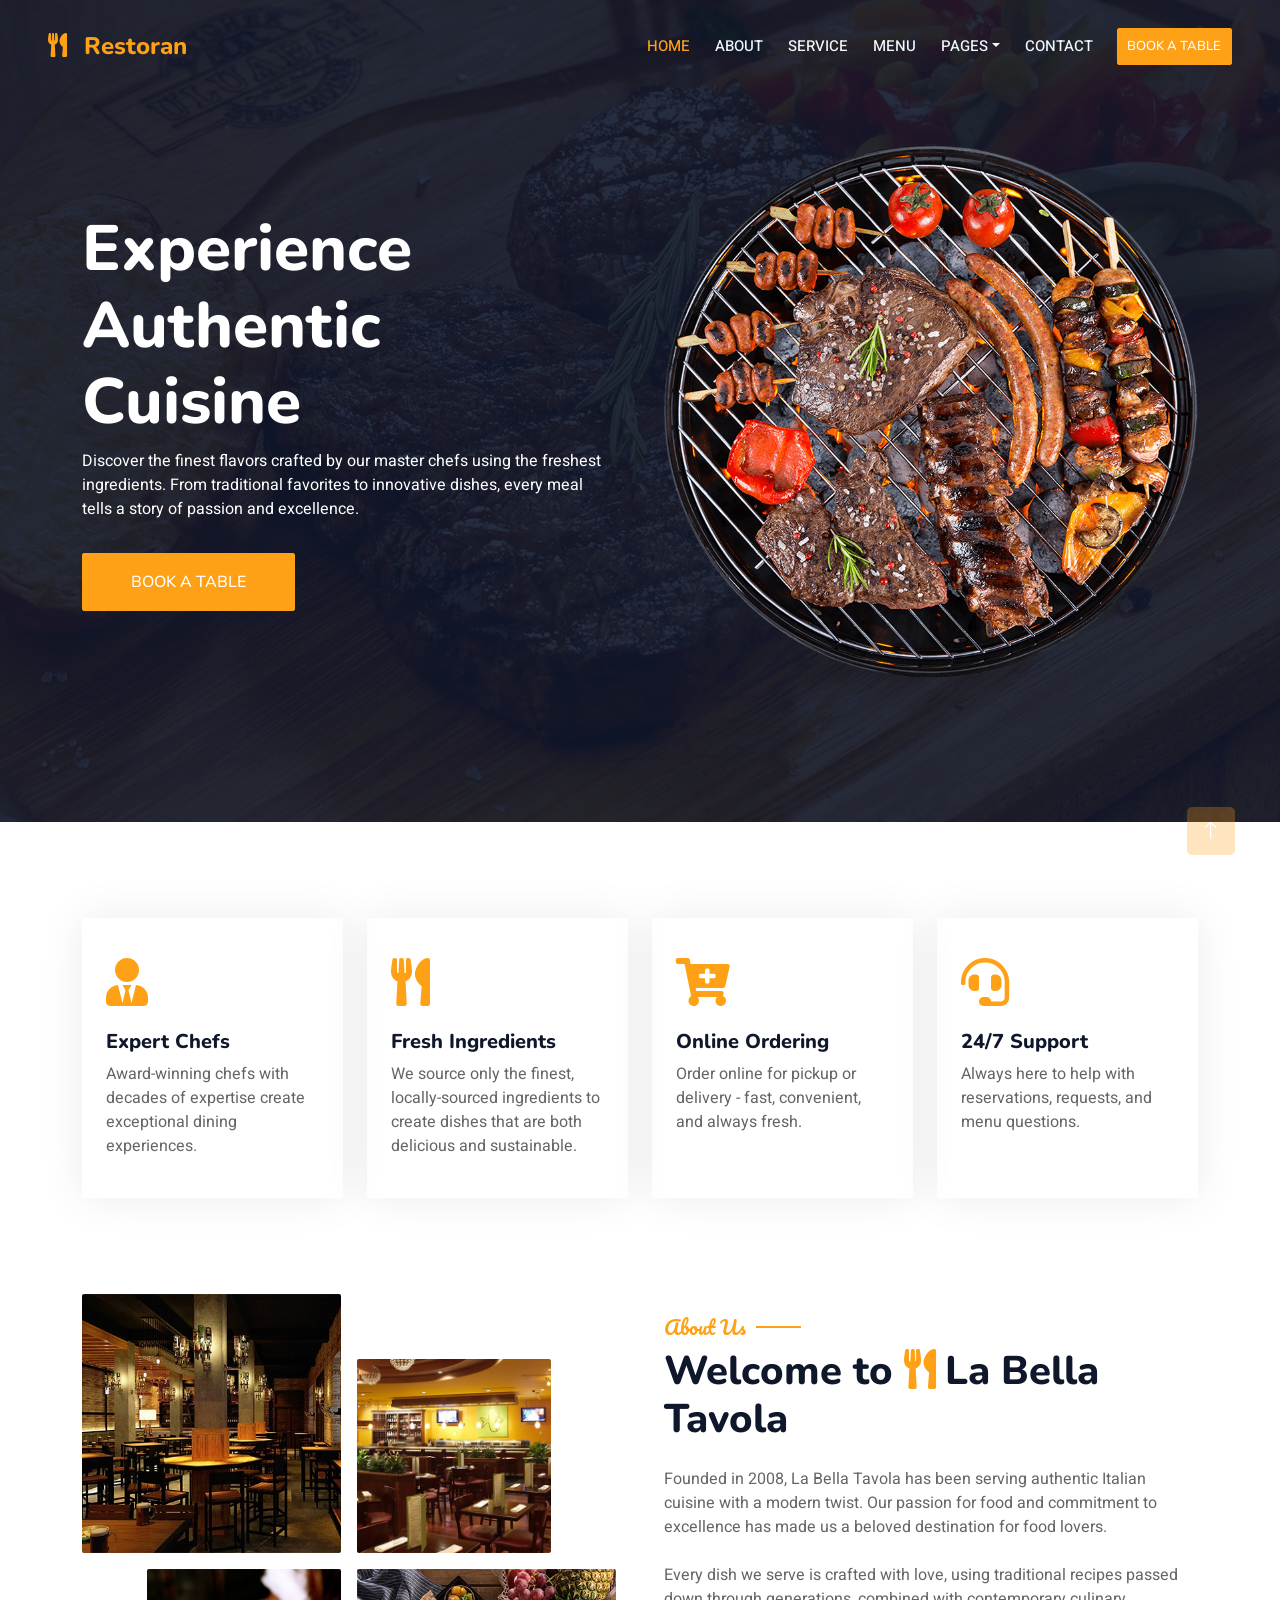
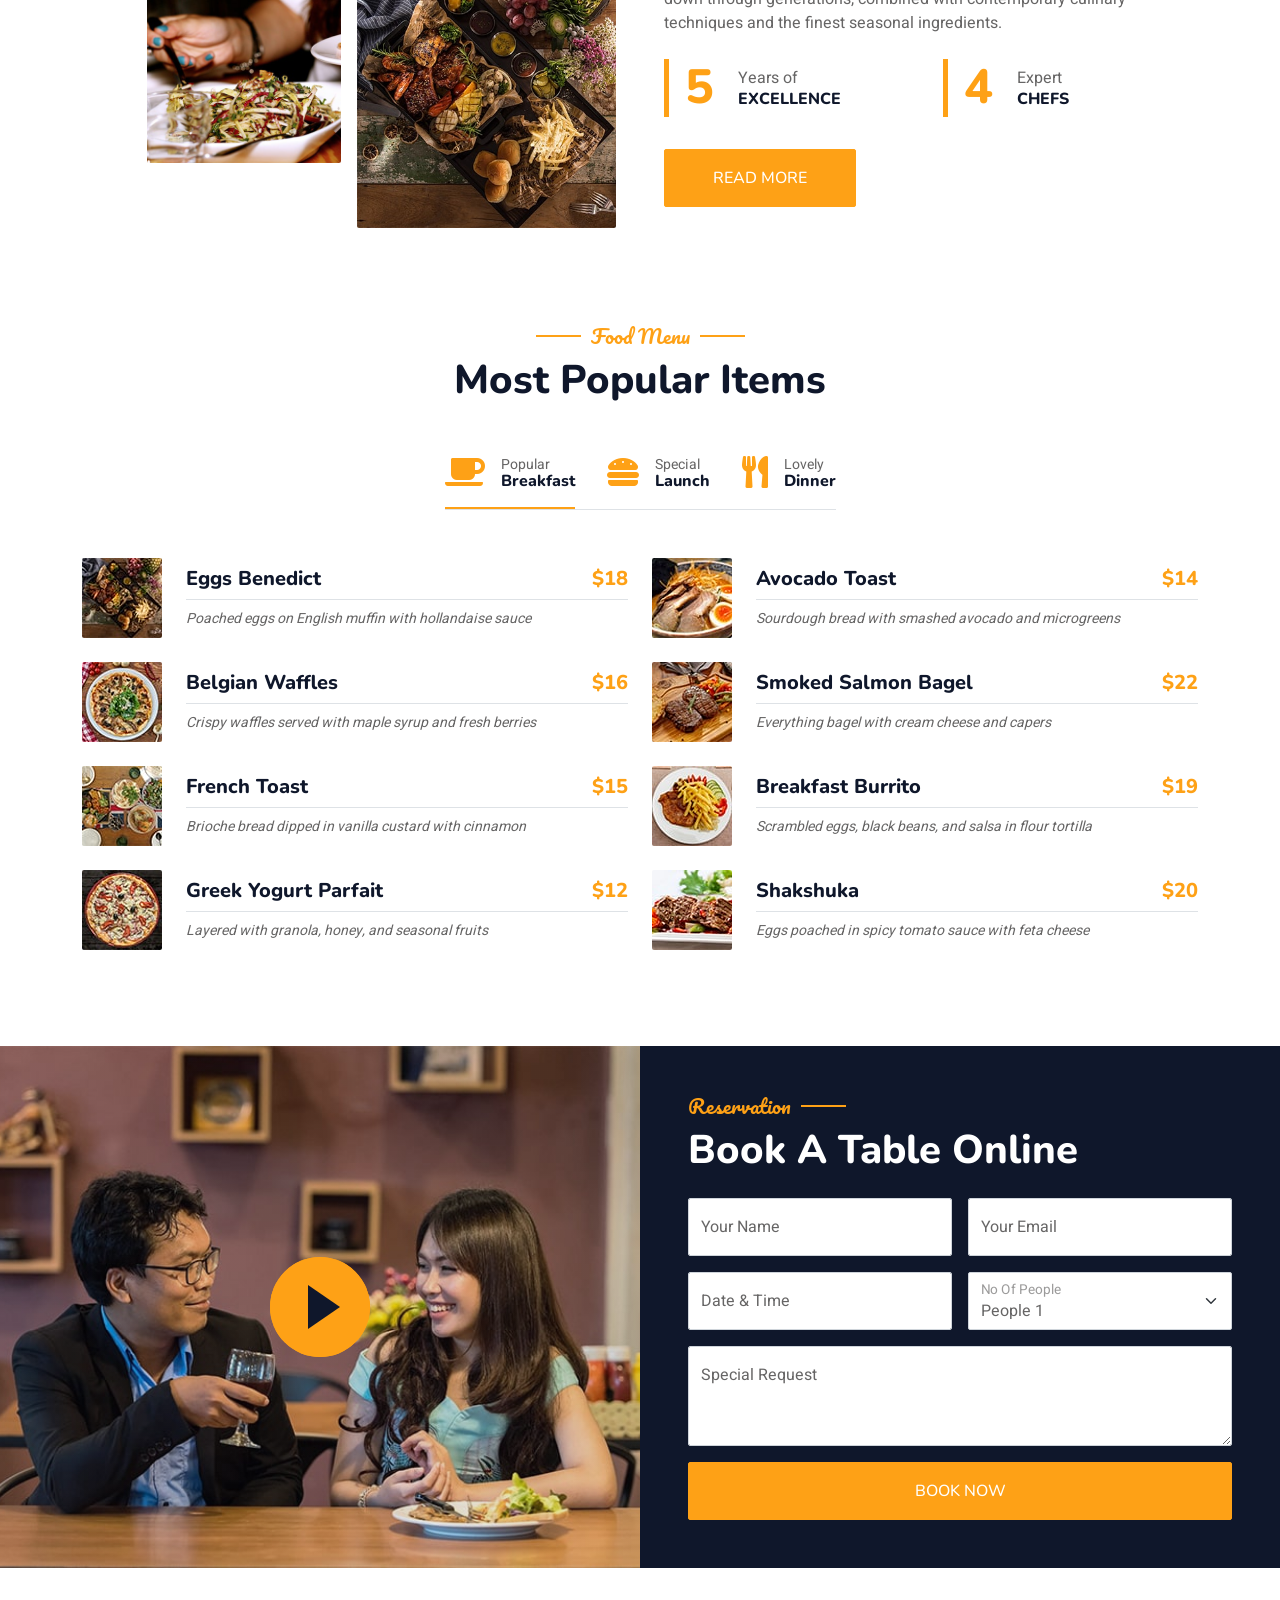
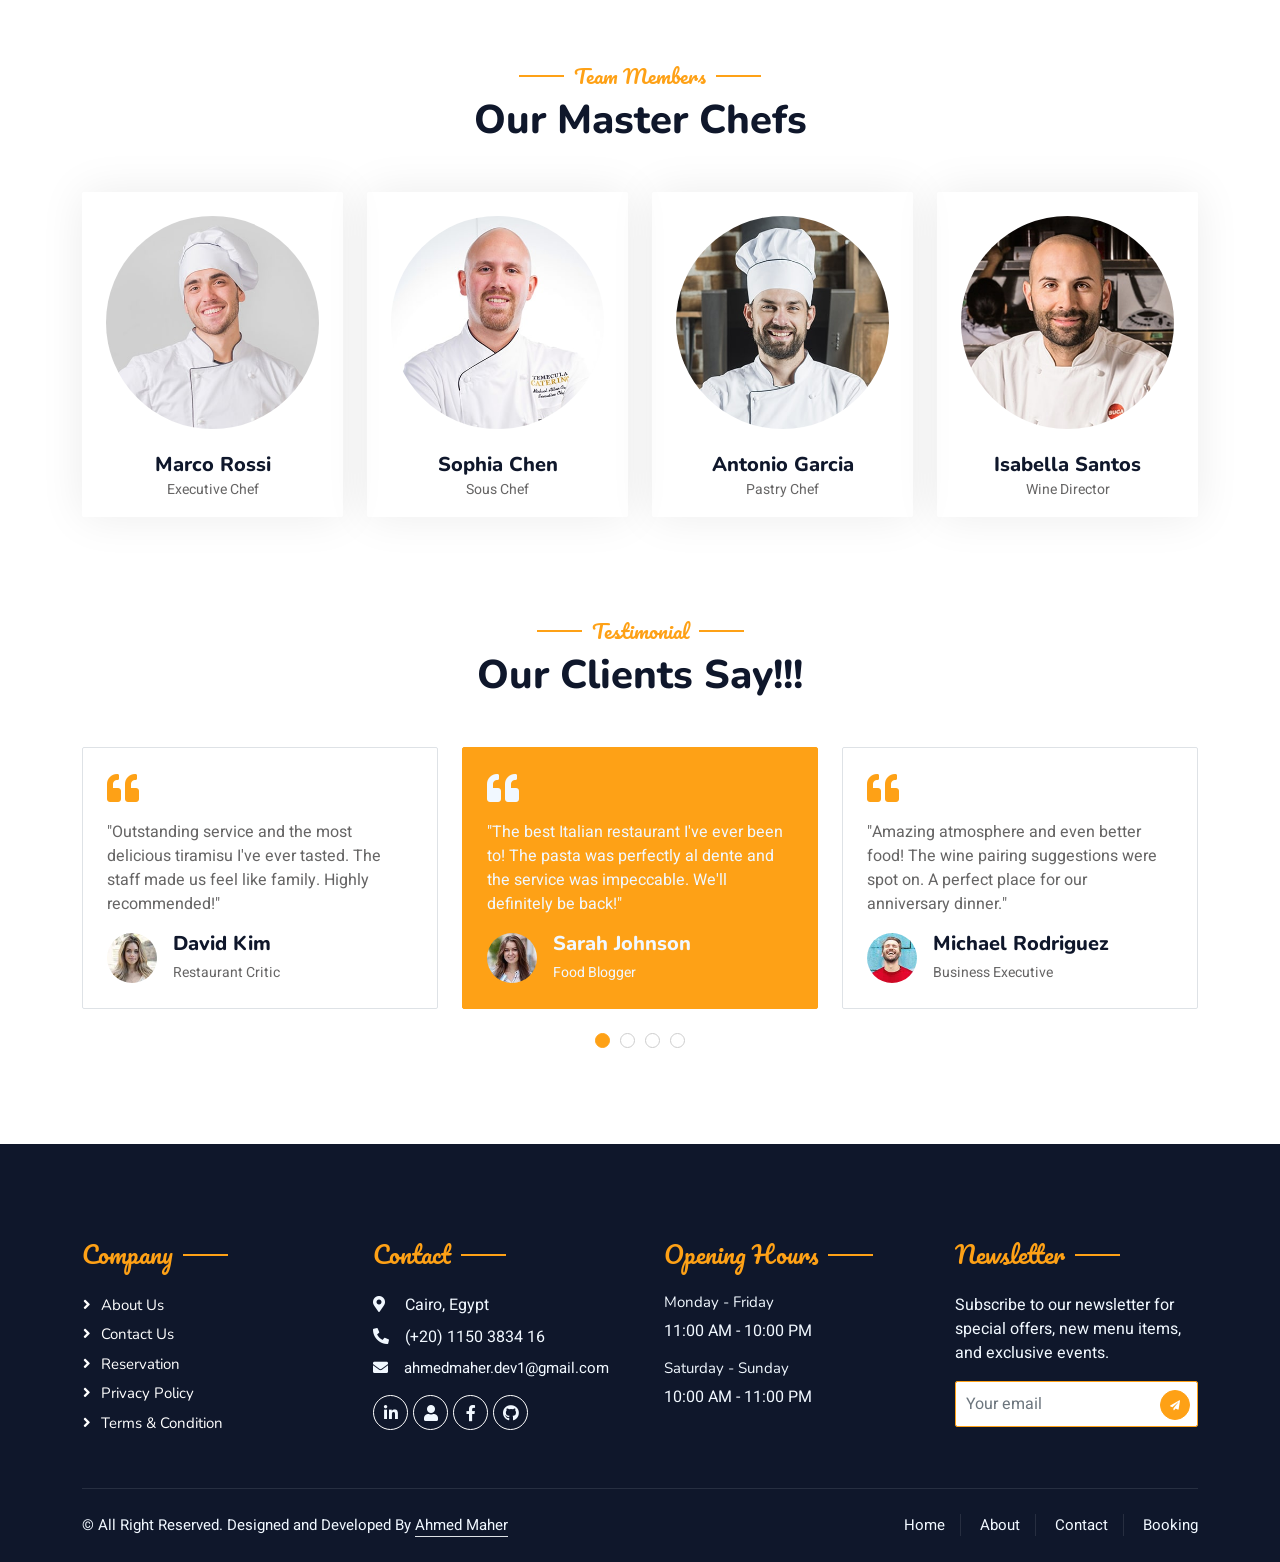
<file: index.html>
<!DOCTYPE html>
<html lang="en">
    <head>
        <!-- Title and Favicon -->
        <title>Restoran | Restaurant Website Template</title>
        <link href="img/hero.png" rel="icon" />

        <!-- Standard Meta Tags -->
        <meta charset="UTF-8" />
        <meta name="viewport" content="width=device-width, initial-scale=1.0" />
        <meta name="title" content="Restoran | Responsive Restaurant Website Template" />
        <meta name="description" content="Restoran is a modern, responsive website template built for restaurants. It features a categorized food menu, animated sections, reservation system, contact forms, and Google Maps integration." />
        <meta name="keywords" content="restaurant website, responsive template, bootstrap 5, food menu, reservations, contact form, team profiles, jQuery, HTML5, CSS3, modern restaurant design" />
        <meta name="author" content="Ahmed Maher Algohary" />

        <!-- Open Graph (Facebook / LinkedIn) -->
        <meta property="og:type" content="website" />
        <meta property="og:url" content="https://ahmed-maher77.github.io/Restoran___restaurant-website-template/" />
        <meta property="og:title" content="Restoran | Responsive Restaurant Website Template" />
        <meta property="og:description" content="Explore Restoran - a professional and modern restaurant web template with reservation features, contact forms, food menu, and chef profiles." />
        <meta property="og:image" content="img/hero.png" />

        <!-- Twitter Meta -->
        <meta name="twitter:card" content="summary_large_image" />
        <meta name="twitter:url" content="https://ahmed-maher77.github.io/Restoran___restaurant-website-template/" />
        <meta name="twitter:title" content="Restoran | Responsive Restaurant Website Template" />
        <meta name="twitter:description" content="A feature-rich and modern restaurant website template with reservations, contact forms, and team profiles." />
        <meta name="twitter:image" content="img/hero.png" />

        <!-- Google Web Fonts -->
        <link rel="preconnect" href="https://fonts.googleapis.com" />
        <link rel="preconnect" href="https://fonts.gstatic.com" crossorigin />
        <link
            href="https://fonts.googleapis.com/css2?family=Heebo:wght@400;500;600&family=Nunito:wght@600;700;800&family=Pacifico&display=swap"
            rel="stylesheet"
        />

        <!-- Icon Font Stylesheet -->
        <link
            href="https://cdnjs.cloudflare.com/ajax/libs/font-awesome/5.10.0/css/all.min.css"
            rel="stylesheet"
        />
        <link
            href="https://cdn.jsdelivr.net/npm/bootstrap-icons@1.4.1/font/bootstrap-icons.css"
            rel="stylesheet"
        />

        <!-- Libraries Stylesheet -->
        <link href="lib/animate/animate.min.css" rel="stylesheet" />
        <link
            href="lib/owlcarousel/assets/owl.carousel.min.css"
            rel="stylesheet"
        />
        <link
            href="lib/tempusdominus/css/tempusdominus-bootstrap-4.min.css"
            rel="stylesheet"
        />

        <!-- Customized Bootstrap Stylesheet -->
        <link href="css/bootstrap.min.css" rel="stylesheet" />

        <!-- Template Stylesheet -->
        <link href="css/style.css" rel="stylesheet" />
    </head>

    <body>
        <div class="container-xxl bg-white p-0">
            <!-- Spinner Start -->
            <div
                id="spinner"
                class="show bg-white position-fixed translate-middle w-100 vh-100 top-50 start-50 d-flex align-items-center justify-content-center"
            >
                <div
                    class="spinner-border text-primary"
                    style="width: 3rem; height: 3rem"
                    role="status"
                >
                    <span class="sr-only">Loading...</span>
                </div>
            </div>
            <!-- Spinner End -->

            <!-- Navbar & Hero Start -->
            <div class="container-xxl position-relative p-0">
                <nav
                    class="navbar navbar-expand-lg navbar-dark bg-dark px-4 px-lg-5 py-3 py-lg-0"
                >
                    <a href="" class="navbar-brand p-0">
                        <h1 class="text-primary m-0" style="font-size: 1.5rem">
                            <i class="fa fa-utensils me-3"></i>Restoran
                        </h1>
                    </a>
                    <button
                        class="navbar-toggler"
                        type="button"
                        data-bs-toggle="collapse"
                        data-bs-target="#navbarCollapse"
                    >
                        <span class="fa fa-bars"></span>
                    </button>
                    <div class="collapse navbar-collapse" id="navbarCollapse">
                        <div class="navbar-nav ms-auto py-0 pe-4">
                            <a
                                href="index.html"
                                class="nav-item nav-link active"
                                >Home</a
                            >
                            <a href="about.html" class="nav-item nav-link"
                                >About</a
                            >
                            <a href="service.html" class="nav-item nav-link"
                                >Service</a
                            >
                            <a href="menu.html" class="nav-item nav-link"
                                >Menu</a
                            >
                            <div class="nav-item dropdown">
                                <a
                                    href="#"
                                    class="nav-link dropdown-toggle"
                                    data-bs-toggle="dropdown"
                                    >Pages</a
                                >
                                <div class="dropdown-menu m-0">
                                    <a href="booking.html" class="dropdown-item"
                                        >Booking</a
                                    >
                                    <a href="team.html" class="dropdown-item"
                                        >Our Team</a
                                    >
                                    <a
                                        href="testimonial.html"
                                        class="dropdown-item"
                                        >Testimonial</a
                                    >
                                </div>
                            </div>
                            <a href="contact.html" class="nav-item nav-link"
                                >Contact</a
                            >
                        </div>
                        <a href="#reservation" class="btn btn-primary py-2" style="font-size: 13px; padding-inline: 0.6rem;"
                            >Book A Table</a
                        >
                    </div>
                </nav>

                <div class="container-xxl py-5 bg-dark hero-header mb-5">
                    <div class="container my-5 py-5">
                        <div class="row align-items-center g-5">
                            <div class="col-lg-6 text-center text-lg-start">
                                <h1
                                    class="display-3 text-white animated slideInLeft"
                                >
                                    Experience<br />Authentic Cuisine
                                </h1>
                                <p
                                    class="text-white animated slideInLeft mb-4 pb-2"
                                >
                                    Discover the finest flavors crafted by our
                                    master chefs using the freshest ingredients.
                                    From traditional favorites to innovative
                                    dishes, every meal tells a story of passion
                                    and excellence.
                                </p>
                                <a
                                    href="#reservation"
                                    class="btn btn-primary py-sm-3 px-sm-5 me-3 animated slideInLeft"
                                    >Book A Table</a
                                >
                            </div>
                            <div
                                class="col-lg-6 text-center text-lg-end overflow-hidden"
                            >
                                <img
                                    class="img-fluid"
                                    src="img/hero.png"
                                    alt=""
                                />
                            </div>
                        </div>
                    </div>
                </div>
            </div>
            <!-- Navbar & Hero End -->

            <!-- Service Start -->
            <div class="container-xxl py-5">
                <div class="container">
                    <div class="row g-4">
                        <div
                            class="col-lg-3 col-sm-6 wow fadeInUp"
                            data-wow-delay="0.1s"
                        >
                            <div class="service-item rounded pt-3">
                                <div class="p-4">
                                    <i
                                        class="fa fa-3x fa-user-tie text-primary mb-4"
                                    ></i>
                                    <h5>Expert Chefs</h5>
                                    <p>
                                        Award-winning chefs with decades of
                                        expertise create exceptional dining
                                        experiences.
                                    </p>
                                </div>
                            </div>
                        </div>
                        <div
                            class="col-lg-3 col-sm-6 wow fadeInUp"
                            data-wow-delay="0.3s"
                        >
                            <div class="service-item rounded pt-3">
                                <div class="p-4">
                                    <i
                                        class="fa fa-3x fa-utensils text-primary mb-4"
                                    ></i>
                                    <h5>Fresh Ingredients</h5>
                                    <p>
                                        We source only the finest,
                                        locally-sourced ingredients to create
                                        dishes that are both delicious and
                                        sustainable.
                                    </p>
                                </div>
                            </div>
                        </div>
                        <div
                            class="col-lg-3 col-sm-6 wow fadeInUp"
                            data-wow-delay="0.5s"
                        >
                            <div class="service-item rounded pt-3">
                                <div class="p-4">
                                    <i
                                        class="fa fa-3x fa-cart-plus text-primary mb-4"
                                    ></i>
                                    <h5>Online Ordering</h5>
                                    <p>
                                        Order online for pickup or delivery -
                                        fast, convenient, and always fresh.
                                    </p>
                                </div>
                            </div>
                        </div>
                        <div
                            class="col-lg-3 col-sm-6 wow fadeInUp"
                            data-wow-delay="0.7s"
                        >
                            <div class="service-item rounded pt-3">
                                <div class="p-4">
                                    <i
                                        class="fa fa-3x fa-headset text-primary mb-4"
                                    ></i>
                                    <h5>24/7 Support</h5>
                                    <p>
                                        Always here to help with reservations,
                                        requests, and menu questions.
                                    </p>
                                </div>
                            </div>
                        </div>
                    </div>
                </div>
            </div>
            <!-- Service End -->

            <!-- About Start -->
            <div class="container-xxl py-5">
                <div class="container">
                    <div class="row g-5 align-items-center">
                        <div class="col-lg-6">
                            <div class="row g-3">
                                <div class="col-6 text-start">
                                    <img
                                        class="img-fluid rounded w-100 wow zoomIn"
                                        data-wow-delay="0.1s"
                                        src="img/about-1.jpg"
                                    />
                                </div>
                                <div class="col-6 text-start">
                                    <img
                                        class="img-fluid rounded w-75 wow zoomIn"
                                        data-wow-delay="0.3s"
                                        src="img/about-2.jpg"
                                        style="margin-top: 25%"
                                    />
                                </div>
                                <div class="col-6 text-end">
                                    <img
                                        class="img-fluid rounded w-75 wow zoomIn"
                                        data-wow-delay="0.5s"
                                        src="img/about-3.jpg"
                                    />
                                </div>
                                <div class="col-6 text-end">
                                    <img
                                        class="img-fluid rounded w-100 wow zoomIn"
                                        data-wow-delay="0.7s"
                                        src="img/about-4.jpg"
                                    />
                                </div>
                            </div>
                        </div>
                        <div class="col-lg-6">
                            <h5
                                class="section-title ff-secondary text-start text-primary fw-normal"
                            >
                                About Us
                            </h5>
                            <h1 class="mb-4">
                                Welcome to
                                <i class="fa fa-utensils text-primary me-2"></i
                                >La Bella Tavola
                            </h1>
                            <p class="mb-4">
                                Founded in 2008, La Bella Tavola has been
                                serving authentic Italian cuisine with a modern
                                twist. Our passion for food and commitment to
                                excellence has made us a beloved destination for
                                food lovers.
                            </p>
                            <p class="mb-4">
                                Every dish we serve is crafted with love, using
                                traditional recipes passed down through
                                generations, combined with contemporary culinary
                                techniques and the finest seasonal ingredients.
                            </p>
                            <div class="row g-4 mb-4">
                                <div class="col-sm-6">
                                    <div
                                        class="d-flex align-items-center border-start border-5 border-primary px-3"
                                    >
                                        <h1
                                            class="flex-shrink-0 display-5 text-primary mb-0"
                                            data-toggle="counter-up"
                                        >
                                            15
                                        </h1>
                                        <div class="ps-4">
                                            <p class="mb-0">Years of</p>
                                            <h6 class="text-uppercase mb-0">
                                                Excellence
                                            </h6>
                                        </div>
                                    </div>
                                </div>
                                <div class="col-sm-6">
                                    <div
                                        class="d-flex align-items-center border-start border-5 border-primary px-3"
                                    >
                                        <h1
                                            class="flex-shrink-0 display-5 text-primary mb-0"
                                            data-toggle="counter-up"
                                        >
                                            12
                                        </h1>
                                        <div class="ps-4">
                                            <p class="mb-0">Expert</p>
                                            <h6 class="text-uppercase mb-0">
                                                Chefs
                                            </h6>
                                        </div>
                                    </div>
                                </div>
                            </div>
                            <a
                                class="btn btn-primary py-3 px-5 mt-2"
                                href="./about.html"
                                title="Read More | About Us"
                                >Read More</a
                            >
                        </div>
                    </div>
                </div>
            </div>
            <!-- About End -->

            <!-- Menu Start -->
            <div class="container-xxl py-5">
                <div class="container">
                    <div class="text-center wow fadeInUp" data-wow-delay="0.1s">
                        <h5
                            class="section-title ff-secondary text-center text-primary fw-normal"
                        >
                            Food Menu
                        </h5>
                        <h1 class="mb-5">Most Popular Items</h1>
                    </div>
                    <div
                        class="tab-class text-center wow fadeInUp"
                        data-wow-delay="0.1s"
                    >
                        <ul
                            class="nav nav-pills d-inline-flex justify-content-center border-bottom mb-5"
                        >
                            <li class="nav-item">
                                <a
                                    class="d-flex align-items-center text-start mx-3 ms-0 pb-3 active"
                                    data-bs-toggle="pill"
                                    href="#tab-1"
                                >
                                    <i
                                        class="fa fa-coffee fa-2x text-primary"
                                    ></i>
                                    <div class="ps-3">
                                        <small class="text-body">Popular</small>
                                        <h6 class="mt-n1 mb-0">Breakfast</h6>
                                    </div>
                                </a>
                            </li>
                            <li class="nav-item">
                                <a
                                    class="d-flex align-items-center text-start mx-3 pb-3"
                                    data-bs-toggle="pill"
                                    href="#tab-2"
                                >
                                    <i
                                        class="fa fa-hamburger fa-2x text-primary"
                                    ></i>
                                    <div class="ps-3">
                                        <small class="text-body">Special</small>
                                        <h6 class="mt-n1 mb-0">Launch</h6>
                                    </div>
                                </a>
                            </li>
                            <li class="nav-item">
                                <a
                                    class="d-flex align-items-center text-start mx-3 me-0 pb-3"
                                    data-bs-toggle="pill"
                                    href="#tab-3"
                                >
                                    <i
                                        class="fa fa-utensils fa-2x text-primary"
                                    ></i>
                                    <div class="ps-3">
                                        <small class="text-body">Lovely</small>
                                        <h6 class="mt-n1 mb-0">Dinner</h6>
                                    </div>
                                </a>
                            </li>
                        </ul>
                        <div class="tab-content">
                            <div
                                id="tab-1"
                                class="tab-pane fade show p-0 active"
                            >
                                <div class="row g-4">
                                    <div class="col-lg-6">
                                        <div class="d-flex align-items-center">
                                            <img
                                                class="flex-shrink-0 img-fluid rounded"
                                                src="img/menu-1.jpg"
                                                alt=""
                                                style="width: 80px"
                                            />
                                            <div
                                                class="w-100 d-flex flex-column text-start ps-4"
                                            >
                                                <h5
                                                    class="d-flex justify-content-between border-bottom pb-2"
                                                >
                                                    <span>Eggs Benedict</span>
                                                    <span class="text-primary"
                                                        >$18</span
                                                    >
                                                </h5>
                                                <small class="fst-italic"
                                                    >Poached eggs on English
                                                    muffin with hollandaise
                                                    sauce</small
                                                >
                                            </div>
                                        </div>
                                    </div>
                                    <div class="col-lg-6">
                                        <div class="d-flex align-items-center">
                                            <img
                                                class="flex-shrink-0 img-fluid rounded"
                                                src="img/menu-2.jpg"
                                                alt=""
                                                style="width: 80px"
                                            />
                                            <div
                                                class="w-100 d-flex flex-column text-start ps-4"
                                            >
                                                <h5
                                                    class="d-flex justify-content-between border-bottom pb-2"
                                                >
                                                    <span>Avocado Toast</span>
                                                    <span class="text-primary"
                                                        >$14</span
                                                    >
                                                </h5>
                                                <small class="fst-italic"
                                                    >Sourdough bread with
                                                    smashed avocado and
                                                    microgreens</small
                                                >
                                            </div>
                                        </div>
                                    </div>
                                    <div class="col-lg-6">
                                        <div class="d-flex align-items-center">
                                            <img
                                                class="flex-shrink-0 img-fluid rounded"
                                                src="img/menu-3.jpg"
                                                alt=""
                                                style="width: 80px"
                                            />
                                            <div
                                                class="w-100 d-flex flex-column text-start ps-4"
                                            >
                                                <h5
                                                    class="d-flex justify-content-between border-bottom pb-2"
                                                >
                                                    <span>Belgian Waffles</span>
                                                    <span class="text-primary"
                                                        >$16</span
                                                    >
                                                </h5>
                                                <small class="fst-italic"
                                                    >Crispy waffles served with
                                                    maple syrup and fresh
                                                    berries</small
                                                >
                                            </div>
                                        </div>
                                    </div>
                                    <div class="col-lg-6">
                                        <div class="d-flex align-items-center">
                                            <img
                                                class="flex-shrink-0 img-fluid rounded"
                                                src="img/menu-4.jpg"
                                                alt=""
                                                style="width: 80px"
                                            />
                                            <div
                                                class="w-100 d-flex flex-column text-start ps-4"
                                            >
                                                <h5
                                                    class="d-flex justify-content-between border-bottom pb-2"
                                                >
                                                    <span
                                                        >Smoked Salmon
                                                        Bagel</span
                                                    >
                                                    <span class="text-primary"
                                                        >$22</span
                                                    >
                                                </h5>
                                                <small class="fst-italic"
                                                    >Everything bagel with cream
                                                    cheese and capers</small
                                                >
                                            </div>
                                        </div>
                                    </div>
                                    <div class="col-lg-6">
                                        <div class="d-flex align-items-center">
                                            <img
                                                class="flex-shrink-0 img-fluid rounded"
                                                src="img/menu-5.jpg"
                                                alt=""
                                                style="width: 80px"
                                            />
                                            <div
                                                class="w-100 d-flex flex-column text-start ps-4"
                                            >
                                                <h5
                                                    class="d-flex justify-content-between border-bottom pb-2"
                                                >
                                                    <span>French Toast</span>
                                                    <span class="text-primary"
                                                        >$15</span
                                                    >
                                                </h5>
                                                <small class="fst-italic"
                                                    >Brioche bread dipped in
                                                    vanilla custard with
                                                    cinnamon</small
                                                >
                                            </div>
                                        </div>
                                    </div>
                                    <div class="col-lg-6">
                                        <div class="d-flex align-items-center">
                                            <img
                                                class="flex-shrink-0 img-fluid rounded"
                                                src="img/menu-6.jpg"
                                                alt=""
                                                style="width: 80px"
                                            />
                                            <div
                                                class="w-100 d-flex flex-column text-start ps-4"
                                            >
                                                <h5
                                                    class="d-flex justify-content-between border-bottom pb-2"
                                                >
                                                    <span
                                                        >Breakfast Burrito</span
                                                    >
                                                    <span class="text-primary"
                                                        >$19</span
                                                    >
                                                </h5>
                                                <small class="fst-italic"
                                                    >Scrambled eggs, black
                                                    beans, and salsa in flour
                                                    tortilla</small
                                                >
                                            </div>
                                        </div>
                                    </div>
                                    <div class="col-lg-6">
                                        <div class="d-flex align-items-center">
                                            <img
                                                class="flex-shrink-0 img-fluid rounded"
                                                src="img/menu-7.jpg"
                                                alt=""
                                                style="width: 80px"
                                            />
                                            <div
                                                class="w-100 d-flex flex-column text-start ps-4"
                                            >
                                                <h5
                                                    class="d-flex justify-content-between border-bottom pb-2"
                                                >
                                                    <span
                                                        >Greek Yogurt
                                                        Parfait</span
                                                    >
                                                    <span class="text-primary"
                                                        >$12</span
                                                    >
                                                </h5>
                                                <small class="fst-italic"
                                                    >Layered with granola,
                                                    honey, and seasonal
                                                    fruits</small
                                                >
                                            </div>
                                        </div>
                                    </div>
                                    <div class="col-lg-6">
                                        <div class="d-flex align-items-center">
                                            <img
                                                class="flex-shrink-0 img-fluid rounded"
                                                src="img/menu-8.jpg"
                                                alt=""
                                                style="width: 80px"
                                            />
                                            <div
                                                class="w-100 d-flex flex-column text-start ps-4"
                                            >
                                                <h5
                                                    class="d-flex justify-content-between border-bottom pb-2"
                                                >
                                                    <span>Shakshuka</span>
                                                    <span class="text-primary"
                                                        >$20</span
                                                    >
                                                </h5>
                                                <small class="fst-italic"
                                                    >Eggs poached in spicy
                                                    tomato sauce with feta
                                                    cheese</small
                                                >
                                            </div>
                                        </div>
                                    </div>
                                </div>
                            </div>
                            <div id="tab-2" class="tab-pane fade show p-0">
                                <div class="row g-4">
                                    <div class="col-lg-6">
                                        <div class="d-flex align-items-center">
                                            <img
                                                class="flex-shrink-0 img-fluid rounded"
                                                src="img/menu-1.jpg"
                                                alt=""
                                                style="width: 80px"
                                            />
                                            <div
                                                class="w-100 d-flex flex-column text-start ps-4"
                                            >
                                                <h5
                                                    class="d-flex justify-content-between border-bottom pb-2"
                                                >
                                                    <span
                                                        >Margherita Pizza</span
                                                    >
                                                    <span class="text-primary"
                                                        >$24</span
                                                    >
                                                </h5>
                                                <small class="fst-italic"
                                                    >Fresh mozzarella, tomato
                                                    sauce, and basil</small
                                                >
                                            </div>
                                        </div>
                                    </div>
                                    <div class="col-lg-6">
                                        <div class="d-flex align-items-center">
                                            <img
                                                class="flex-shrink-0 img-fluid rounded"
                                                src="img/menu-2.jpg"
                                                alt=""
                                                style="width: 80px"
                                            />
                                            <div
                                                class="w-100 d-flex flex-column text-start ps-4"
                                            >
                                                <h5
                                                    class="d-flex justify-content-between border-bottom pb-2"
                                                >
                                                    <span
                                                        >Spaghetti
                                                        Carbonara</span
                                                    >
                                                    <span class="text-primary"
                                                        >$28</span
                                                    >
                                                </h5>
                                                <small class="fst-italic"
                                                    >Eggs, pancetta, pecorino
                                                    cheese, and black
                                                    pepper</small
                                                >
                                            </div>
                                        </div>
                                    </div>
                                    <div class="col-lg-6">
                                        <div class="d-flex align-items-center">
                                            <img
                                                class="flex-shrink-0 img-fluid rounded"
                                                src="img/menu-3.jpg"
                                                alt=""
                                                style="width: 80px"
                                            />
                                            <div
                                                class="w-100 d-flex flex-column text-start ps-4"
                                            >
                                                <h5
                                                    class="d-flex justify-content-between border-bottom pb-2"
                                                >
                                                    <span>Chicken Marsala</span>
                                                    <span class="text-primary"
                                                        >$32</span
                                                    >
                                                </h5>
                                                <small class="fst-italic"
                                                    >Pan-seared chicken in
                                                    marsala wine sauce with
                                                    mushrooms</small
                                                >
                                            </div>
                                        </div>
                                    </div>
                                    <div class="col-lg-6">
                                        <div class="d-flex align-items-center">
                                            <img
                                                class="flex-shrink-0 img-fluid rounded"
                                                src="img/menu-4.jpg"
                                                alt=""
                                                style="width: 80px"
                                            />
                                            <div
                                                class="w-100 d-flex flex-column text-start ps-4"
                                            >
                                                <h5
                                                    class="d-flex justify-content-between border-bottom pb-2"
                                                >
                                                    <span
                                                        >Risotto ai Funghi</span
                                                    >
                                                    <span class="text-primary"
                                                        >$26</span
                                                    >
                                                </h5>
                                                <small class="fst-italic"
                                                    >Creamy risotto with wild
                                                    mushrooms and
                                                    parmesan</small
                                                >
                                            </div>
                                        </div>
                                    </div>
                                    <div class="col-lg-6">
                                        <div class="d-flex align-items-center">
                                            <img
                                                class="flex-shrink-0 img-fluid rounded"
                                                src="img/menu-5.jpg"
                                                alt=""
                                                style="width: 80px"
                                            />
                                            <div
                                                class="w-100 d-flex flex-column text-start ps-4"
                                            >
                                                <h5
                                                    class="d-flex justify-content-between border-bottom pb-2"
                                                >
                                                    <span>Bruschetta</span>
                                                    <span class="text-primary"
                                                        >$16</span
                                                    >
                                                </h5>
                                                <small class="fst-italic"
                                                    >Toasted bread with
                                                    tomatoes, garlic, and fresh
                                                    basil</small
                                                >
                                            </div>
                                        </div>
                                    </div>
                                    <div class="col-lg-6">
                                        <div class="d-flex align-items-center">
                                            <img
                                                class="flex-shrink-0 img-fluid rounded"
                                                src="img/menu-6.jpg"
                                                alt=""
                                                style="width: 80px"
                                            />
                                            <div
                                                class="w-100 d-flex flex-column text-start ps-4"
                                            >
                                                <h5
                                                    class="d-flex justify-content-between border-bottom pb-2"
                                                >
                                                    <span>Veal Piccata</span>
                                                    <span class="text-primary"
                                                        >$36</span
                                                    >
                                                </h5>
                                                <small class="fst-italic"
                                                    >Tender veal in lemon butter
                                                    sauce with capers</small
                                                >
                                            </div>
                                        </div>
                                    </div>
                                    <div class="col-lg-6">
                                        <div class="d-flex align-items-center">
                                            <img
                                                class="flex-shrink-0 img-fluid rounded"
                                                src="img/menu-7.jpg"
                                                alt=""
                                                style="width: 80px"
                                            />
                                            <div
                                                class="w-100 d-flex flex-column text-start ps-4"
                                            >
                                                <h5
                                                    class="d-flex justify-content-between border-bottom pb-2"
                                                >
                                                    <span>Minestrone Soup</span>
                                                    <span class="text-primary"
                                                        >$14</span
                                                    >
                                                </h5>
                                                <small class="fst-italic"
                                                    >Traditional Italian
                                                    vegetable soup with
                                                    pasta</small
                                                >
                                            </div>
                                        </div>
                                    </div>
                                    <div class="col-lg-6">
                                        <div class="d-flex align-items-center">
                                            <img
                                                class="flex-shrink-0 img-fluid rounded"
                                                src="img/menu-8.jpg"
                                                alt=""
                                                style="width: 80px"
                                            />
                                            <div
                                                class="w-100 d-flex flex-column text-start ps-4"
                                            >
                                                <h5
                                                    class="d-flex justify-content-between border-bottom pb-2"
                                                >
                                                    <span>Tiramisu</span>
                                                    <span class="text-primary"
                                                        >$12</span
                                                    >
                                                </h5>
                                                <small class="fst-italic"
                                                    >Classic Italian dessert
                                                    with coffee and
                                                    mascarpone</small
                                                >
                                            </div>
                                        </div>
                                    </div>
                                </div>
                            </div>
                            <div id="tab-3" class="tab-pane fade show p-0">
                                <div class="row g-4">
                                    <div class="col-lg-6">
                                        <div class="d-flex align-items-center">
                                            <img
                                                class="flex-shrink-0 img-fluid rounded"
                                                src="img/menu-1.jpg"
                                                alt=""
                                                style="width: 80px"
                                            />
                                            <div
                                                class="w-100 d-flex flex-column text-start ps-4"
                                            >
                                                <h5
                                                    class="d-flex justify-content-between border-bottom pb-2"
                                                >
                                                    <span>Chicken Burger</span>
                                                    <span class="text-primary"
                                                        >$115</span
                                                    >
                                                </h5>
                                                <small class="fst-italic"
                                                    >Ipsum ipsum clita erat amet
                                                    dolor justo diam</small
                                                >
                                            </div>
                                        </div>
                                    </div>
                                    <div class="col-lg-6">
                                        <div class="d-flex align-items-center">
                                            <img
                                                class="flex-shrink-0 img-fluid rounded"
                                                src="img/menu-2.jpg"
                                                alt=""
                                                style="width: 80px"
                                            />
                                            <div
                                                class="w-100 d-flex flex-column text-start ps-4"
                                            >
                                                <h5
                                                    class="d-flex justify-content-between border-bottom pb-2"
                                                >
                                                    <span>Chicken Burger</span>
                                                    <span class="text-primary"
                                                        >$115</span
                                                    >
                                                </h5>
                                                <small class="fst-italic"
                                                    >Ipsum ipsum clita erat amet
                                                    dolor justo diam</small
                                                >
                                            </div>
                                        </div>
                                    </div>
                                    <div class="col-lg-6">
                                        <div class="d-flex align-items-center">
                                            <img
                                                class="flex-shrink-0 img-fluid rounded"
                                                src="img/menu-3.jpg"
                                                alt=""
                                                style="width: 80px"
                                            />
                                            <div
                                                class="w-100 d-flex flex-column text-start ps-4"
                                            >
                                                <h5
                                                    class="d-flex justify-content-between border-bottom pb-2"
                                                >
                                                    <span>Chicken Burger</span>
                                                    <span class="text-primary"
                                                        >$115</span
                                                    >
                                                </h5>
                                                <small class="fst-italic"
                                                    >Ipsum ipsum clita erat amet
                                                    dolor justo diam</small
                                                >
                                            </div>
                                        </div>
                                    </div>
                                    <div class="col-lg-6">
                                        <div class="d-flex align-items-center">
                                            <img
                                                class="flex-shrink-0 img-fluid rounded"
                                                src="img/menu-4.jpg"
                                                alt=""
                                                style="width: 80px"
                                            />
                                            <div
                                                class="w-100 d-flex flex-column text-start ps-4"
                                            >
                                                <h5
                                                    class="d-flex justify-content-between border-bottom pb-2"
                                                >
                                                    <span>Chicken Burger</span>
                                                    <span class="text-primary"
                                                        >$115</span
                                                    >
                                                </h5>
                                                <small class="fst-italic"
                                                    >Ipsum ipsum clita erat amet
                                                    dolor justo diam</small
                                                >
                                            </div>
                                        </div>
                                    </div>
                                    <div class="col-lg-6">
                                        <div class="d-flex align-items-center">
                                            <img
                                                class="flex-shrink-0 img-fluid rounded"
                                                src="img/menu-5.jpg"
                                                alt=""
                                                style="width: 80px"
                                            />
                                            <div
                                                class="w-100 d-flex flex-column text-start ps-4"
                                            >
                                                <h5
                                                    class="d-flex justify-content-between border-bottom pb-2"
                                                >
                                                    <span>Chicken Burger</span>
                                                    <span class="text-primary"
                                                        >$115</span
                                                    >
                                                </h5>
                                                <small class="fst-italic"
                                                    >Ipsum ipsum clita erat amet
                                                    dolor justo diam</small
                                                >
                                            </div>
                                        </div>
                                    </div>
                                    <div class="col-lg-6">
                                        <div class="d-flex align-items-center">
                                            <img
                                                class="flex-shrink-0 img-fluid rounded"
                                                src="img/menu-6.jpg"
                                                alt=""
                                                style="width: 80px"
                                            />
                                            <div
                                                class="w-100 d-flex flex-column text-start ps-4"
                                            >
                                                <h5
                                                    class="d-flex justify-content-between border-bottom pb-2"
                                                >
                                                    <span>Chicken Burger</span>
                                                    <span class="text-primary"
                                                        >$115</span
                                                    >
                                                </h5>
                                                <small class="fst-italic"
                                                    >Ipsum ipsum clita erat amet
                                                    dolor justo diam</small
                                                >
                                            </div>
                                        </div>
                                    </div>
                                    <div class="col-lg-6">
                                        <div class="d-flex align-items-center">
                                            <img
                                                class="flex-shrink-0 img-fluid rounded"
                                                src="img/menu-7.jpg"
                                                alt=""
                                                style="width: 80px"
                                            />
                                            <div
                                                class="w-100 d-flex flex-column text-start ps-4"
                                            >
                                                <h5
                                                    class="d-flex justify-content-between border-bottom pb-2"
                                                >
                                                    <span>Chicken Burger</span>
                                                    <span class="text-primary"
                                                        >$115</span
                                                    >
                                                </h5>
                                                <small class="fst-italic"
                                                    >Ipsum ipsum clita erat amet
                                                    dolor justo diam</small
                                                >
                                            </div>
                                        </div>
                                    </div>
                                    <div class="col-lg-6">
                                        <div class="d-flex align-items-center">
                                            <img
                                                class="flex-shrink-0 img-fluid rounded"
                                                src="img/menu-8.jpg"
                                                alt=""
                                                style="width: 80px"
                                            />
                                            <div
                                                class="w-100 d-flex flex-column text-start ps-4"
                                            >
                                                <h5
                                                    class="d-flex justify-content-between border-bottom pb-2"
                                                >
                                                    <span>Chicken Burger</span>
                                                    <span class="text-primary"
                                                        >$115</span
                                                    >
                                                </h5>
                                                <small class="fst-italic"
                                                    >Ipsum ipsum clita erat amet
                                                    dolor justo diam</small
                                                >
                                            </div>
                                        </div>
                                    </div>
                                </div>
                            </div>
                        </div>
                    </div>
                </div>
            </div>
            <!-- Menu End -->

            <!-- Reservation Start -->
            <div
                id="reservation"
                class="container-xxl py-5 px-0 wow fadeInUp"
                data-wow-delay="0.1s"
            >
                <div class="row g-0">
                    <div class="col-md-6">
                        <div class="video">
                            <button
                                type="button"
                                class="btn-play"
                                data-bs-toggle="modal"
                                data-src="https://www.youtube.com/embed/DWRcNpR6Kdc"
                                data-bs-target="#videoModal"
                            >
                                <span></span>
                            </button>
                        </div>
                    </div>
                    <div class="col-md-6 bg-dark d-flex align-items-center">
                        <div class="p-5 wow fadeInUp" data-wow-delay="0.2s">
                            <h5
                                class="section-title ff-secondary text-start text-primary fw-normal"
                            >
                                Reservation
                            </h5>
                            <h1 class="text-white mb-4">Book A Table Online</h1>
                            <form id="reservation-form">
                                <div class="row g-3">
                                    <div class="col-md-6">
                                        <div class="form-floating">
                                            <input
                                                type="text"
                                                class="form-control"
                                                id="name"
                                                placeholder="Your Name"
                                            />
                                            <label for="name">Your Name</label>
                                            <div class="invalid-feedback"></div>
                                        </div>
                                    </div>
                                    <div class="col-md-6">
                                        <div class="form-floating">
                                            <input
                                                type="email"
                                                class="form-control"
                                                id="email"
                                                placeholder="Your Email"
                                            />
                                            <label for="email"
                                                >Your Email</label
                                            >
                                            <div class="invalid-feedback"></div>
                                        </div>
                                    </div>
                                    <div class="col-md-6">
                                        <div
                                            class="form-floating date"
                                            id="date3"
                                            data-target-input="nearest"
                                        >
                                            <input
                                                type="text"
                                                class="form-control datetimepicker-input"
                                                id="datetime"
                                                placeholder="Date & Time"
                                                data-target="#date3"
                                                data-toggle="datetimepicker"
                                            />
                                            <label for="datetime"
                                                >Date & Time</label
                                            >
                                            <div class="invalid-feedback"></div>
                                        </div>
                                    </div>
                                    <div class="col-md-6">
                                        <div class="form-floating">
                                            <select
                                                class="form-select"
                                                id="select1"
                                            >
                                                <option value="1">
                                                    People 1
                                                </option>
                                                <option value="2">
                                                    People 2
                                                </option>
                                                <option value="3">
                                                    People 3
                                                </option>
                                            </select>
                                            <label for="select1"
                                                >No Of People</label
                                            >
                                            <div class="invalid-feedback"></div>
                                        </div>
                                    </div>
                                    <div class="col-12">
                                        <div class="form-floating">
                                            <textarea
                                                class="form-control"
                                                placeholder="Special Request"
                                                id="message"
                                                style="height: 100px"
                                            ></textarea>
                                            <label for="message"
                                                >Special Request</label
                                            >
                                            <div class="invalid-feedback"></div>
                                        </div>
                                    </div>
                                    <div class="col-12">
                                        <button
                                            class="btn btn-primary w-100 py-3"
                                            type="submit"
                                        >
                                            Book Now
                                        </button>
                                    </div>
                                </div>
                            </form>
                            <!-- Reservation Success Modal -->
                            <div
                                class="modal fade"
                                id="reservationSuccessModal"
                                tabindex="-1"
                                aria-labelledby="reservationSuccessModalLabel"
                                aria-hidden="true"
                            >
                                <div class="modal-dialog">
                                    <div class="modal-content">
                                        <div class="modal-header">
                                            <h5
                                                class="modal-title"
                                                id="reservationSuccessModalLabel"
                                            >
                                                Reservation Submitted
                                            </h5>
                                            <button
                                                type="button"
                                                class="btn-close"
                                                data-bs-dismiss="modal"
                                                aria-label="Close"
                                            ></button>
                                        </div>
                                        <div
                                            class="modal-body"
                                            id="reservationSuccessModalBody"
                                        >
                                            <!-- Submitted data will appear here -->
                                        </div>
                                        <div class="modal-footer">
                                            <button
                                                type="button"
                                                class="btn btn-primary"
                                                data-bs-dismiss="modal"
                                            >
                                                OK
                                            </button>
                                        </div>
                                    </div>
                                </div>
                            </div>
                        </div>
                    </div>
                </div>
            </div>

            <div
                class="modal fade"
                id="videoModal"
                tabindex="-1"
                aria-labelledby="exampleModalLabel"
                aria-hidden="true"
            >
                <div class="modal-dialog">
                    <div class="modal-content rounded-0">
                        <div class="modal-header">
                            <h5 class="modal-title" id="exampleModalLabel">
                                Youtube Video
                            </h5>
                            <button
                                type="button"
                                class="btn-close"
                                data-bs-dismiss="modal"
                                aria-label="Close"
                            ></button>
                        </div>
                        <div class="modal-body">
                            <!-- 16:9 aspect ratio -->
                            <div class="ratio ratio-16x9">
                                <iframe
                                    class="embed-responsive-item"
                                    src=""
                                    id="video"
                                    allowfullscreen
                                    allowscriptaccess="always"
                                    allow="autoplay"
                                ></iframe>
                            </div>
                        </div>
                    </div>
                </div>
            </div>
            <!-- Reservation Start -->

            <!-- Team Start -->
            <div class="container-xxl pt-5 pb-3">
                <div class="container">
                    <div class="text-center wow fadeInUp" data-wow-delay="0.1s">
                        <h5
                            class="section-title ff-secondary text-center text-primary fw-normal"
                        >
                            Team Members
                        </h5>
                        <h1 class="mb-5">Our Master Chefs</h1>
                    </div>
                    <div class="row g-4">
                        <div
                            class="col-lg-3 col-md-6 wow fadeInUp"
                            data-wow-delay="0.1s"
                        >
                            <div
                                class="team-item text-center rounded overflow-hidden"
                            >
                                <div class="rounded-circle overflow-hidden m-4">
                                    <img
                                        class="img-fluid"
                                        src="img/team-1.jpg"
                                        alt=""
                                    />
                                </div>
                                <h5 class="mb-0">Marco Rossi</h5>
                                <small>Executive Chef</small>
                                <div class="d-flex justify-content-center mt-3">
                                    <a
                                        class="btn btn-square btn-primary mx-1"
                                        href="https://www.linkedin.com/in/ahmed-maher-algohary"
                                        target="_blank"
                                        ><i class="fab fa-linkedin-in"></i
                                    ></a>
                                    <a
                                        class="btn btn-square btn-primary mx-1"
                                        href="https://ahmedmaher-portfolio.vercel.app/"
                                        target="_blank"
                                        ><i class="fas fa-user"></i
                                    ></a>
                                    <a
                                        class="btn btn-square btn-primary mx-1"
                                        href="https://web.facebook.com/profile.php?id=100012154268952"
                                        target="_blank"
                                        ><i class="fab fa-facebook-f"></i
                                    ></a>
                                    <a
                                        class="btn btn-square btn-primary mx-1"
                                        href="https://github.com/Ahmed-Maher77"
                                        target="_blank"
                                        ><i class="fab fa-github"></i
                                    ></a>
                                </div>
                            </div>
                        </div>
                        <div
                            class="col-lg-3 col-md-6 wow fadeInUp"
                            data-wow-delay="0.3s"
                        >
                            <div
                                class="team-item text-center rounded overflow-hidden"
                            >
                                <div class="rounded-circle overflow-hidden m-4">
                                    <img
                                        class="img-fluid"
                                        src="img/team-2.jpg"
                                        alt=""
                                    />
                                </div>
                                <h5 class="mb-0">Sophia Chen</h5>
                                <small>Sous Chef</small>
                                <div class="d-flex justify-content-center mt-3">
                                    <a
                                        class="btn btn-square btn-primary mx-1"
                                        href="https://www.linkedin.com/in/ahmed-maher-algohary"
                                        target="_blank"
                                        ><i class="fab fa-linkedin-in"></i
                                    ></a>
                                    <a
                                        class="btn btn-square btn-primary mx-1"
                                        href="https://ahmedmaher-portfolio.vercel.app/"
                                        target="_blank"
                                        ><i class="fas fa-user"></i
                                    ></a>
                                    <a
                                        class="btn btn-square btn-primary mx-1"
                                        href="https://web.facebook.com/profile.php?id=100012154268952"
                                        target="_blank"
                                        ><i class="fab fa-facebook-f"></i
                                    ></a>
                                    <a
                                        class="btn btn-square btn-primary mx-1"
                                        href="https://github.com/Ahmed-Maher77"
                                        target="_blank"
                                        ><i class="fab fa-github"></i
                                    ></a>
                                </div>
                            </div>
                        </div>
                        <div
                            class="col-lg-3 col-md-6 wow fadeInUp"
                            data-wow-delay="0.5s"
                        >
                            <div
                                class="team-item text-center rounded overflow-hidden"
                            >
                                <div class="rounded-circle overflow-hidden m-4">
                                    <img
                                        class="img-fluid"
                                        src="img/team-3.jpg"
                                        alt=""
                                    />
                                </div>
                                <h5 class="mb-0">Antonio Garcia</h5>
                                <small>Pastry Chef</small>
                                <div class="d-flex justify-content-center mt-3">
                                    <a
                                        class="btn btn-square btn-primary mx-1"
                                        href="https://www.linkedin.com/in/ahmed-maher-algohary"
                                        target="_blank"
                                        ><i class="fab fa-linkedin-in"></i
                                    ></a>
                                    <a
                                        class="btn btn-square btn-primary mx-1"
                                        href="https://ahmedmaher-portfolio.vercel.app/"
                                        target="_blank"
                                        ><i class="fas fa-user"></i
                                    ></a>
                                    <a
                                        class="btn btn-square btn-primary mx-1"
                                        href="https://web.facebook.com/profile.php?id=100012154268952"
                                        target="_blank"
                                        ><i class="fab fa-facebook-f"></i
                                    ></a>
                                    <a
                                        class="btn btn-square btn-primary mx-1"
                                        href="https://github.com/Ahmed-Maher77"
                                        target="_blank"
                                        ><i class="fab fa-github"></i
                                    ></a>
                                </div>
                            </div>
                        </div>
                        <div
                            class="col-lg-3 col-md-6 wow fadeInUp"
                            data-wow-delay="0.7s"
                        >
                            <div
                                class="team-item text-center rounded overflow-hidden"
                            >
                                <div class="rounded-circle overflow-hidden m-4">
                                    <img
                                        class="img-fluid"
                                        src="img/team-4.jpg"
                                        alt=""
                                    />
                                </div>
                                <h5 class="mb-0">Isabella Santos</h5>
                                <small>Wine Director</small>
                                <div class="d-flex justify-content-center mt-3">
                                    <a
                                        class="btn btn-square btn-primary mx-1"
                                        href="https://www.linkedin.com/in/ahmed-maher-algohary"
                                        target="_blank"
                                        ><i class="fab fa-linkedin-in"></i
                                    ></a>
                                    <a
                                        class="btn btn-square btn-primary mx-1"
                                        href="https://ahmedmaher-portfolio.vercel.app/"
                                        target="_blank"
                                        ><i class="fas fa-user"></i
                                    ></a>
                                    <a
                                        class="btn btn-square btn-primary mx-1"
                                        href="https://web.facebook.com/profile.php?id=100012154268952"
                                        target="_blank"
                                        ><i class="fab fa-facebook-f"></i
                                    ></a>
                                    <a
                                        class="btn btn-square btn-primary mx-1"
                                        href="https://github.com/Ahmed-Maher77"
                                        target="_blank"
                                        ><i class="fab fa-github"></i
                                    ></a>
                                </div>
                            </div>
                        </div>
                    </div>
                </div>
            </div>
            <!-- Team End -->

            <!-- Testimonial Start -->
            <div class="container-xxl py-5 wow fadeInUp" data-wow-delay="0.1s">
                <div class="container">
                    <div class="text-center">
                        <h5
                            class="section-title ff-secondary text-center text-primary fw-normal"
                        >
                            Testimonial
                        </h5>
                        <h1 class="mb-5">Our Clients Say!!!</h1>
                    </div>
                    <div class="owl-carousel testimonial-carousel">
                        <div
                            class="testimonial-item bg-transparent border rounded p-4"
                        >
                            <i
                                class="fa fa-quote-left fa-2x text-primary mb-3"
                            ></i>
                            <p>
                                "The best Italian restaurant I've ever been to!
                                The pasta was perfectly al dente and the service
                                was impeccable. We'll definitely be back!"
                            </p>
                            <div class="d-flex align-items-center">
                                <img
                                    class="img-fluid flex-shrink-0 rounded-circle"
                                    src="img/testimonial-1.jpg"
                                    style="width: 50px; height: 50px"
                                />
                                <div class="ps-3">
                                    <h5 class="mb-1">Sarah Johnson</h5>
                                    <small>Food Blogger</small>
                                </div>
                            </div>
                        </div>
                        <div
                            class="testimonial-item bg-transparent border rounded p-4"
                        >
                            <i
                                class="fa fa-quote-left fa-2x text-primary mb-3"
                            ></i>
                            <p>
                                "Amazing atmosphere and even better food! The
                                wine pairing suggestions were spot on. A perfect
                                place for our anniversary dinner."
                            </p>
                            <div class="d-flex align-items-center">
                                <img
                                    class="img-fluid flex-shrink-0 rounded-circle"
                                    src="img/testimonial-2.jpg"
                                    style="width: 50px; height: 50px"
                                />
                                <div class="ps-3">
                                    <h5 class="mb-1">Michael Rodriguez</h5>
                                    <small>Business Executive</small>
                                </div>
                            </div>
                        </div>
                        <div
                            class="testimonial-item bg-transparent border rounded p-4"
                        >
                            <i
                                class="fa fa-quote-left fa-2x text-primary mb-3"
                            ></i>
                            <p>
                                "The attention to detail in every dish is
                                remarkable. Fresh ingredients and authentic
                                flavors that transport you straight to Italy!"
                            </p>
                            <div class="d-flex align-items-center">
                                <img
                                    class="img-fluid flex-shrink-0 rounded-circle"
                                    src="img/testimonial-3.jpg"
                                    style="width: 50px; height: 50px"
                                />
                                <div class="ps-3">
                                    <h5 class="mb-1">Emily Thompson</h5>
                                    <small>Travel Writer</small>
                                </div>
                            </div>
                        </div>
                        <div
                            class="testimonial-item bg-transparent border rounded p-4"
                        >
                            <i
                                class="fa fa-quote-left fa-2x text-primary mb-3"
                            ></i>
                            <p>
                                "Outstanding service and the most delicious
                                tiramisu I've ever tasted. The staff made us
                                feel like family. Highly recommended!"
                            </p>
                            <div class="d-flex align-items-center">
                                <img
                                    class="img-fluid flex-shrink-0 rounded-circle"
                                    src="img/testimonial-4.jpg"
                                    style="width: 50px; height: 50px"
                                />
                                <div class="ps-3">
                                    <h5 class="mb-1">David Kim</h5>
                                    <small>Restaurant Critic</small>
                                </div>
                            </div>
                        </div>
                    </div>
                </div>
            </div>
            <!-- Testimonial End -->

            <!-- Footer Start -->
            <div
                class="container-fluid bg-dark text-light footer pt-5 mt-5 wow fadeIn"
                data-wow-delay="0.1s"
            >
                <div class="container py-5">
                    <div class="row g-5">
                        <div class="col-lg-3 col-md-6">
                            <h4
                                class="section-title ff-secondary text-start text-primary fw-normal mb-4"
                            >
                                Company
                            </h4>
                            <a class="btn btn-link" href="./about.html"
                                >About Us</a
                            >
                            <a class="btn btn-link" href="./contact.html"
                                >Contact Us</a
                            >
                            <a class="btn btn-link" href="./booking.html"
                                >Reservation</a
                            >
                            <a
                                class="btn btn-link"
                                href="https://ahmedmaher-portfolio.vercel.app/"
                                target="_blank"
                                >Privacy Policy</a
                            >
                            <a
                                class="btn btn-link"
                                href="https://ahmedmaher-portfolio.vercel.app/"
                                target="_blank"
                                >Terms & Condition</a
                            >
                        </div>
                        <div class="col-lg-3 col-md-6">
                            <h4
                                class="section-title ff-secondary text-start text-primary fw-normal mb-4"
                            >
                                Contact
                            </h4>
                            <p class="mb-2">
                                <i class="fa fa-map-marker-alt me-3"></i> Cairo,
                                Egypt
                            </p>
                            <p class="mb-2">
                                <i class="fa fa-phone-alt me-3"></i>(+20) 1150
                                3834 16
                            </p>
                            <p class="mb-2" style="font-size: 15px">
                                <i class="fa fa-envelope me-3"></i
                                >ahmedmaher.dev1@gmail.com
                            </p>
                            <div class="d-flex pt-2">
                                <a
                                    class="btn btn-outline-light btn-social"
                                    href="https://www.linkedin.com/in/ahmed-maher-algohary"
                                    target="_blank"
                                    ><i class="fab fa-linkedin-in"></i
                                ></a>
                                <a
                                    class="btn btn-outline-light btn-social"
                                    href="https://ahmedmaher-portfolio.vercel.app/"
                                    target="_blank"
                                    ><i class="fas fa-user"></i
                                ></a>
                                <a
                                    class="btn btn-outline-light btn-social"
                                    href="https://web.facebook.com/profile.php?id=100012154268952"
                                    target="_blank"
                                    ><i class="fab fa-facebook-f"></i
                                ></a>
                                <a
                                    class="btn btn-outline-light btn-social"
                                    href="https://github.com/Ahmed-Maher77"
                                    target="_blank"
                                    ><i class="fab fa-github"></i
                                ></a>
                            </div>
                        </div>
                        <div class="col-lg-3 col-md-6">
                            <h4
                                class="section-title ff-secondary text-start text-primary fw-normal mb-4"
                            >
                                Opening Hours
                            </h4>
                            <h5
                                class="text-light fw-normal"
                                style="font-size: 15px"
                            >
                                Monday - Friday
                            </h5>
                            <p>11:00 AM - 10:00 PM</p>
                            <h5
                                class="text-light fw-normal"
                                style="font-size: 15px"
                            >
                                Saturday - Sunday
                            </h5>
                            <p>10:00 AM - 11:00 PM</p>
                        </div>
                        <div class="col-lg-3 col-md-6">
                            <h4
                                class="section-title ff-secondary text-start text-primary fw-normal mb-4"
                            >
                                Newsletter
                            </h4>
                            <p>
                                Subscribe to our newsletter for special offers,
                                new menu items, and exclusive events.
                            </p>
                            <div
                                class="position-relative mx-auto"
                                style="max-width: 400px"
                            >
                                <input
                                    class="form-control border-primary w-100"
                                    type="text"
                                    placeholder="Your email"
                                    style="padding: 10px; padding-right: 40px"
                                />
                                <div
                                    id="newsletter-error"
                                    class="invalid-feedback"
                                    style="display: block"
                                ></div>
                                <button
                                    type="button"
                                    id="subscribe-button"
                                    class="btn btn-primary py-2 position-absolute end-0 me-2 rounded-circle"
                                    style="
                                        font-size: 10px;
                                        top: 9px;
                                        width: 30px;
                                        height: 30px;
                                        display: flex;
                                        align-items: center;
                                        justify-content: center;
                                    "
                                >
                                    <i class="fa fa-paper-plane"></i>
                                </button>
                            </div>
                            <!-- Newsletter Success Modal -->
                            <div
                                class="modal fade"
                                id="newsletterSuccessModal"
                                tabindex="-1"
                                aria-labelledby="newsletterSuccessModalLabel"
                                aria-hidden="true"
                            >
                                <div class="modal-dialog">
                                    <div class="modal-content">
                                        <div class="modal-header">
                                            <h5
                                                class="modal-title"
                                                id="newsletterSuccessModalLabel"
                                            >
                                                Subscribed!
                                            </h5>
                                            <button
                                                type="button"
                                                class="btn-close"
                                                data-bs-dismiss="modal"
                                                aria-label="Close"
                                            ></button>
                                        </div>
                                        <div
                                            class="modal-body"
                                            style="color: #000"
                                        >
                                            Thank you for subscribing to our
                                            newsletter!
                                        </div>
                                        <div class="modal-footer">
                                            <button
                                                type="button"
                                                class="btn btn-primary"
                                                data-bs-dismiss="modal"
                                            >
                                                OK
                                            </button>
                                        </div>
                                    </div>
                                </div>
                            </div>
                        </div>
                    </div>
                </div>
                <div class="container">
                    <div class="copyright">
                        <div class="row">
                            <div
                                class="col-md-6 text-center text-md-start mb-3 mb-md-0"
                            >
                                &copy; All Right Reserved. Designed and
                                Developed By
                                <a
                                    class="border-bottom"
                                    href="https://ahmedmaher-portfolio.vercel.app/"
                                    title="Go to Ahmed Maher's Portfolio"
                                    >Ahmed Maher</a
                                >
                            </div>
                            <div class="col-md-6 text-center text-md-end">
                                <div class="footer-menu">
                                    <a href="index.html">Home</a>
                                    <a href="about.html">About</a>
                                    <a href="contact.html">Contact</a>
                                    <a href="booking.html">Booking</a>
                                </div>
                            </div>
                        </div>
                    </div>
                </div>
            </div>
            <!-- Footer End -->

            <!-- Back to Top -->
            <a
                href="#"
                class="btn btn-lg btn-primary btn-lg-square back-to-top rounded-3"
                ><i class="bi bi-arrow-up"></i
            ></a>
        </div>

        <!-- JavaScript Libraries -->
        <script src="https://code.jquery.com/jquery-3.4.1.min.js"></script>
        <script src="https://cdn.jsdelivr.net/npm/bootstrap@5.0.0/dist/js/bootstrap.bundle.min.js"></script>
        <script src="lib/wow/wow.min.js"></script>
        <script src="lib/easing/easing.min.js"></script>
        <script src="lib/waypoints/waypoints.min.js"></script>
        <script src="lib/counterup/counterup.min.js"></script>
        <script src="lib/owlcarousel/owl.carousel.min.js"></script>
        <script src="lib/tempusdominus/js/moment.min.js"></script>
        <script src="lib/tempusdominus/js/moment-timezone.min.js"></script>
        <script src="lib/tempusdominus/js/tempusdominus-bootstrap-4.min.js"></script>

        <!-- Template Javascript -->
        <script src="js/main.js"></script>
        <script>
            document
                .getElementById("reservation-form")
                .addEventListener("submit", function (e) {
                    e.preventDefault();

                    // Get form values
                    const nameInput = document.getElementById("name");
                    const emailInput = document.getElementById("email");
                    const datetimeInput = document.getElementById("datetime");
                    const peopleInput = document.getElementById("select1");
                    const messageInput = document.getElementById("message");

                    let valid = true;

                    // Name validation
                    if (!nameInput.value.trim()) {
                        nameInput.classList.add("is-invalid");
                        nameInput.nextElementSibling.nextElementSibling.textContent =
                            "Name is required.";
                        valid = false;
                    } else {
                        nameInput.classList.remove("is-invalid");
                        nameInput.nextElementSibling.nextElementSibling.textContent =
                            "";
                    }

                    // Email validation
                    if (
                        !emailInput.value.trim() ||
                        !/^\S+@\S+\.\S+$/.test(emailInput.value.trim())
                    ) {
                        emailInput.classList.add("is-invalid");
                        emailInput.nextElementSibling.nextElementSibling.textContent =
                            "Valid email is required.";
                        valid = false;
                    } else {
                        emailInput.classList.remove("is-invalid");
                        emailInput.nextElementSibling.nextElementSibling.textContent =
                            "";
                    }

                    // Date & Time validation
                    if (!datetimeInput.value.trim()) {
                        datetimeInput.classList.add("is-invalid");
                        datetimeInput.nextElementSibling.nextElementSibling.textContent =
                            "Date & Time is required.";
                        valid = false;
                    } else {
                        datetimeInput.classList.remove("is-invalid");
                        datetimeInput.nextElementSibling.nextElementSibling.textContent =
                            "";
                    }

                    // People validation
                    if (!peopleInput.value) {
                        peopleInput.classList.add("is-invalid");
                        peopleInput.nextElementSibling.nextElementSibling.textContent =
                            "Number of people is required.";
                        valid = false;
                    } else {
                        peopleInput.classList.remove("is-invalid");
                        peopleInput.nextElementSibling.nextElementSibling.textContent =
                            "";
                    }

                    // Special Request (optional, but clear error if any)
                    messageInput.classList.remove("is-invalid");
                    messageInput.nextElementSibling.nextElementSibling.textContent =
                        "";

                    if (!valid) {
                        return;
                    }

                    // Show submitted data in modal
                    const modalBody = document.getElementById(
                        "reservationSuccessModalBody"
                    );
                    modalBody.innerHTML = `
                    <p><strong>Name:</strong> ${nameInput.value.trim()}</p>
                    <p><strong>Email:</strong> ${emailInput.value.trim()}</p>
                    <p><strong>Date & Time:</strong> ${datetimeInput.value.trim()}</p>
                    <p><strong>No Of People:</strong> ${peopleInput.value}</p>
                    <p><strong>Special Request:</strong> ${
                        messageInput.value.trim()
                            ? messageInput.value.trim()
                            : "None"
                    }</p>
                `;

                    var myModal = new bootstrap.Modal(
                        document.getElementById("reservationSuccessModal")
                    );
                    myModal.show();

                    // Optionally, reset the form
                    // e.target.reset();
                });

            // Newsletter subscribe validation and popup
            document
                .getElementById("subscribe-button")
                .addEventListener("click", function () {
                    var input = document.querySelector(
                        '.footer input[type="text"]'
                    );
                    var errorDiv = document.getElementById("newsletter-error");
                    var email = input.value.trim();
                    var valid = true;

                    // Email validation
                    if (!email) {
                        errorDiv.textContent = "Email is required.";
                        input.classList.add("is-invalid");
                        valid = false;
                    } else if (!/^\S+@\S+\.\S+$/.test(email)) {
                        errorDiv.textContent =
                            "Please enter a valid email address.";
                        input.classList.add("is-invalid");
                        valid = false;
                    } else {
                        errorDiv.textContent = "";
                        input.classList.remove("is-invalid");
                    }

                    if (!valid) return;

                    // Show success modal
                    var myModal = new bootstrap.Modal(
                        document.getElementById("newsletterSuccessModal")
                    );
                    myModal.show();

                    // Optionally, clear the input
                    // input.value = '';
                });
        </script>
    </body>
</html>
</file>
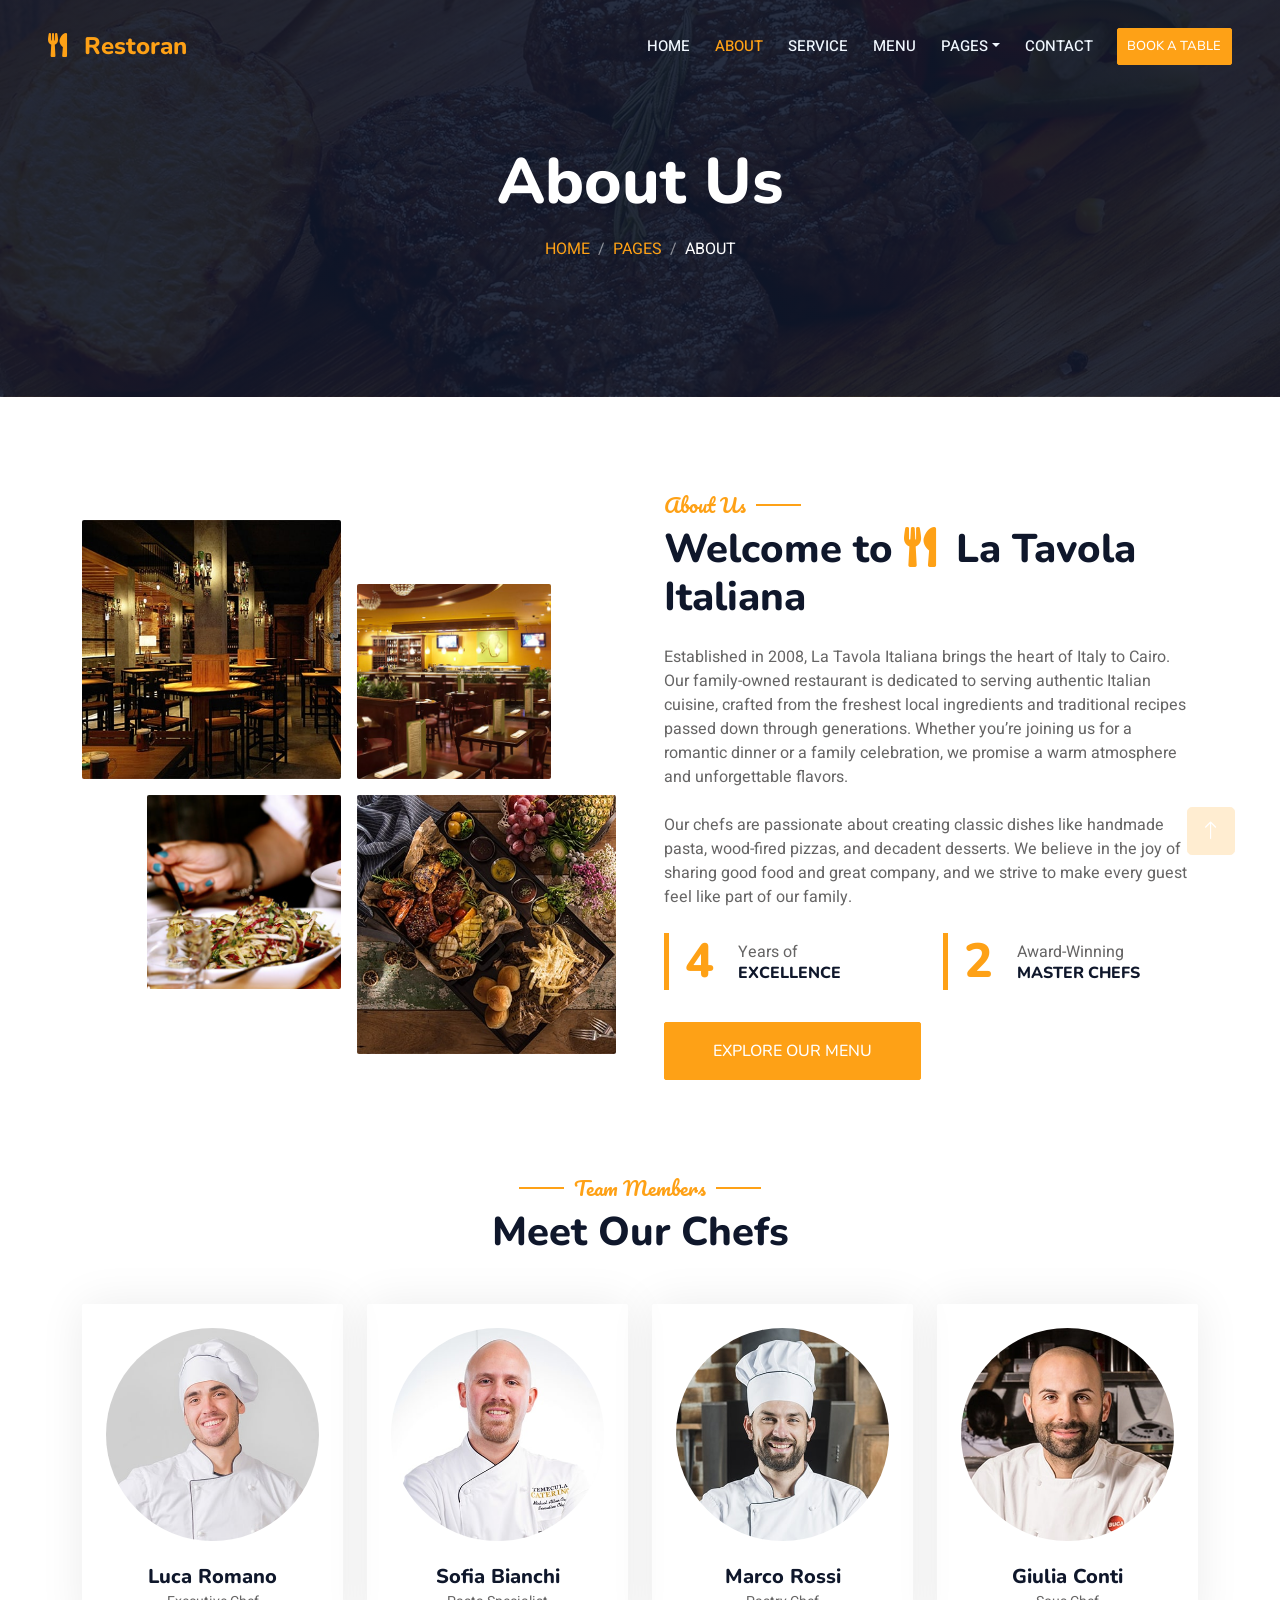
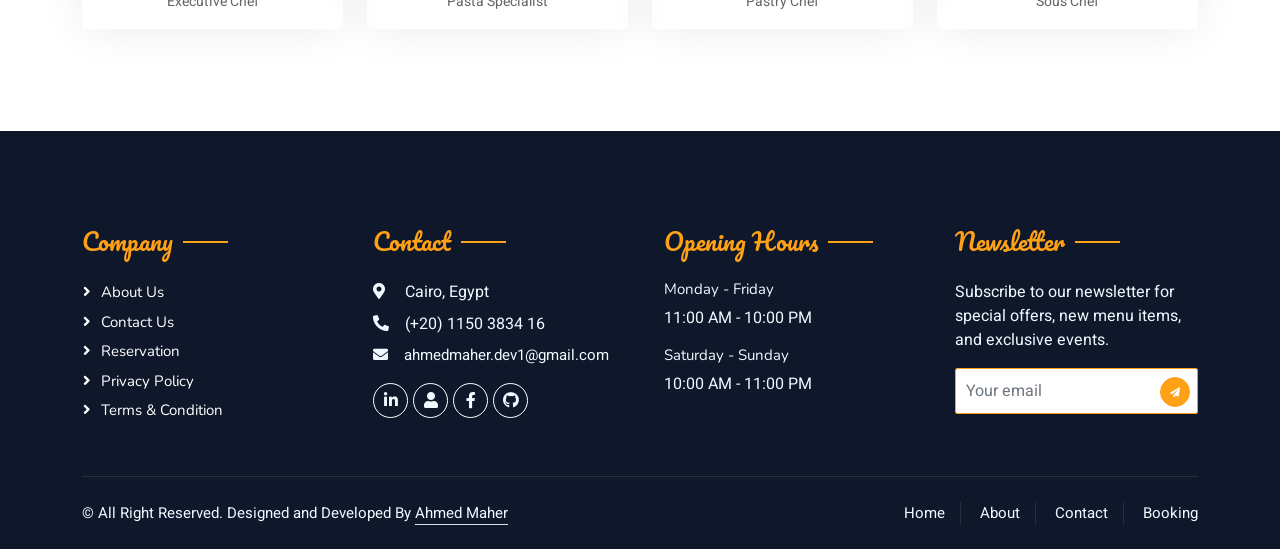
<file: about.html>
<!DOCTYPE html>
<html lang="en">
    <head>
        <!-- Title and Favicon -->
        <title>Restoran | Restaurant Website Template</title>
        <link href="img/hero.png" rel="icon" />

        <!-- Standard Meta Tags -->
        <meta charset="UTF-8" />
        <meta name="viewport" content="width=device-width, initial-scale=1.0" />
        <meta name="title" content="Restoran | Responsive Restaurant Website Template" />
        <meta name="description" content="Restoran is a modern, responsive website template built for restaurants. It features a categorized food menu, animated sections, reservation system, contact forms, and Google Maps integration." />
        <meta name="keywords" content="restaurant website, responsive template, bootstrap 5, food menu, reservations, contact form, team profiles, jQuery, HTML5, CSS3, modern restaurant design" />
        <meta name="author" content="Ahmed Maher Algohary" />

        <!-- Open Graph (Facebook / LinkedIn) -->
        <meta property="og:type" content="website" />
        <meta property="og:url" content="https://ahmed-maher77.github.io/Restoran___restaurant-website-template/" />
        <meta property="og:title" content="Restoran | Responsive Restaurant Website Template" />
        <meta property="og:description" content="Explore Restoran - a professional and modern restaurant web template with reservation features, contact forms, food menu, and chef profiles." />
        <meta property="og:image" content="img/hero.png" />

        <!-- Twitter Meta -->
        <meta name="twitter:card" content="summary_large_image" />
        <meta name="twitter:url" content="https://ahmed-maher77.github.io/Restoran___restaurant-website-template/" />
        <meta name="twitter:title" content="Restoran | Responsive Restaurant Website Template" />
        <meta name="twitter:description" content="A feature-rich and modern restaurant website template with reservations, contact forms, and team profiles." />
        <meta name="twitter:image" content="img/hero.png" />

        <!-- Google Web Fonts -->
        <link rel="preconnect" href="https://fonts.googleapis.com" />
        <link rel="preconnect" href="https://fonts.gstatic.com" crossorigin />
        <link
            href="https://fonts.googleapis.com/css2?family=Heebo:wght@400;500;600&family=Nunito:wght@600;700;800&family=Pacifico&display=swap"
            rel="stylesheet"
        />

        <!-- Icon Font Stylesheet -->
        <link
            href="https://cdnjs.cloudflare.com/ajax/libs/font-awesome/5.10.0/css/all.min.css"
            rel="stylesheet"
        />
        <link
            href="https://cdn.jsdelivr.net/npm/bootstrap-icons@1.4.1/font/bootstrap-icons.css"
            rel="stylesheet"
        />

        <!-- Libraries Stylesheet -->
        <link href="lib/animate/animate.min.css" rel="stylesheet" />
        <link
            href="lib/owlcarousel/assets/owl.carousel.min.css"
            rel="stylesheet"
        />
        <link
            href="lib/tempusdominus/css/tempusdominus-bootstrap-4.min.css"
            rel="stylesheet"
        />

        <!-- Customized Bootstrap Stylesheet -->
        <link href="css/bootstrap.min.css" rel="stylesheet" />

        <!-- Template Stylesheet -->
        <link href="css/style.css" rel="stylesheet" />
    </head>

    <body>
        <div class="container-xxl bg-white p-0">
            <!-- Spinner Start -->
            <div
                id="spinner"
                class="show bg-white position-fixed translate-middle w-100 vh-100 top-50 start-50 d-flex align-items-center justify-content-center"
            >
                <div
                    class="spinner-border text-primary"
                    style="width: 3rem; height: 3rem"
                    role="status"
                >
                    <span class="sr-only">Loading...</span>
                </div>
            </div>
            <!-- Spinner End -->

            <!-- Navbar & Hero Start -->
            <div class="container-xxl position-relative p-0">
                <nav
                    class="navbar navbar-expand-lg navbar-dark bg-dark px-4 px-lg-5 py-3 py-lg-0"
                >
                    <a href="" class="navbar-brand p-0">
                        <h1 class="text-primary m-0" style="font-size: 1.5rem">
                            <i class="fa fa-utensils me-3"></i>Restoran
                        </h1>
                    </a>
                    <button
                        class="navbar-toggler"
                        type="button"
                        data-bs-toggle="collapse"
                        data-bs-target="#navbarCollapse"
                    >
                        <span class="fa fa-bars"></span>
                    </button>
                    <div class="collapse navbar-collapse" id="navbarCollapse">
                        <div class="navbar-nav ms-auto py-0 pe-4">
                            <a href="index.html" class="nav-item nav-link"
                                >Home</a
                            >
                            <a
                                href="about.html"
                                class="nav-item nav-link active"
                                >About</a
                            >
                            <a href="service.html" class="nav-item nav-link"
                                >Service</a
                            >
                            <a href="menu.html" class="nav-item nav-link"
                                >Menu</a
                            >
                            <div class="nav-item dropdown">
                                <a
                                    href="#"
                                    class="nav-link dropdown-toggle"
                                    data-bs-toggle="dropdown"
                                    >Pages</a
                                >
                                <div class="dropdown-menu m-0">
                                    <a href="booking.html" class="dropdown-item"
                                        >Booking</a
                                    >
                                    <a href="team.html" class="dropdown-item"
                                        >Our Team</a
                                    >
                                    <a
                                        href="testimonial.html"
                                        class="dropdown-item"
                                        >Testimonial</a
                                    >
                                </div>
                            </div>
                            <a href="contact.html" class="nav-item nav-link"
                                >Contact</a
                            >
                        </div>
                        <a href="./booking.html" class="btn btn-primary py-2" style="font-size: 13px; padding-inline: 0.6rem;"
                            >Book A Table</a
                        >
                    </div>
                </nav>

                <div class="container-xxl py-5 bg-dark hero-header mb-5">
                    <div class="container text-center my-5 pt-5 pb-4">
                        <h1
                            class="display-3 text-white mb-3 animated slideInDown"
                        >
                            About Us
                        </h1>
                        <nav aria-label="breadcrumb">
                            <ol
                                class="breadcrumb justify-content-center text-uppercase"
                            >
                                <li class="breadcrumb-item">
                                    <a href="./index.html">Home</a>
                                </li>
                                <li class="breadcrumb-item" onclick="event.preventDefault()">
                                    <a href="">Pages</a>
                                </li>
                                <li
                                    class="breadcrumb-item text-white active"
                                    aria-current="page"
                                >
                                    About
                                </li>
                            </ol>
                        </nav>
                    </div>
                </div>
            </div>
            <!-- Navbar & Hero End -->

            <!-- About Start -->
            <div class="container-xxl py-5">
                <div class="container">
                    <div class="row g-5 align-items-center">
                        <div class="col-lg-6">
                            <div class="row g-3">
                                <div class="col-6 text-start">
                                    <img
                                        class="img-fluid rounded w-100 wow zoomIn"
                                        data-wow-delay="0.1s"
                                        src="img/about-1.jpg"
                                    />
                                </div>
                                <div class="col-6 text-start">
                                    <img
                                        class="img-fluid rounded w-75 wow zoomIn"
                                        data-wow-delay="0.3s"
                                        src="img/about-2.jpg"
                                        style="margin-top: 25%"
                                    />
                                </div>
                                <div class="col-6 text-end">
                                    <img
                                        class="img-fluid rounded w-75 wow zoomIn"
                                        data-wow-delay="0.5s"
                                        src="img/about-3.jpg"
                                    />
                                </div>
                                <div class="col-6 text-end">
                                    <img
                                        class="img-fluid rounded w-100 wow zoomIn"
                                        data-wow-delay="0.7s"
                                        src="img/about-4.jpg"
                                    />
                                </div>
                            </div>
                        </div>
                        <div class="col-lg-6">
                            <h5
                                class="section-title ff-secondary text-start text-primary fw-normal"
                            >
                                About Us
                            </h5>
                            <h1 class="mb-4">
                                Welcome to
                                <i class="fa fa-utensils text-primary me-2"></i>
                                La Tavola Italiana
                            </h1>
                            <p class="mb-4">
                                Established in 2008, La Tavola Italiana brings
                                the heart of Italy to Cairo. Our family-owned
                                restaurant is dedicated to serving authentic
                                Italian cuisine, crafted from the freshest local
                                ingredients and traditional recipes passed down
                                through generations. Whether you’re joining us
                                for a romantic dinner or a family celebration,
                                we promise a warm atmosphere and unforgettable
                                flavors.
                            </p>
                            <p class="mb-4">
                                Our chefs are passionate about creating classic
                                dishes like handmade pasta, wood-fired pizzas,
                                and decadent desserts. We believe in the joy of
                                sharing good food and great company, and we
                                strive to make every guest feel like part of our
                                family.
                            </p>
                            <div class="row g-4 mb-4">
                                <div class="col-sm-6">
                                    <div
                                        class="d-flex align-items-center border-start border-5 border-primary px-3"
                                    >
                                        <h1
                                            class="flex-shrink-0 display-5 text-primary mb-0"
                                            data-toggle="counter-up"
                                        >
                                            16
                                        </h1>
                                        <div class="ps-4">
                                            <p class="mb-0">Years of</p>
                                            <h6 class="text-uppercase mb-0">
                                                Excellence
                                            </h6>
                                        </div>
                                    </div>
                                </div>
                                <div class="col-sm-6">
                                    <div
                                        class="d-flex align-items-center border-start border-5 border-primary px-3"
                                    >
                                        <h1
                                            class="flex-shrink-0 display-5 text-primary mb-0"
                                            data-toggle="counter-up"
                                        >
                                            8
                                        </h1>
                                        <div class="ps-4">
                                            <p class="mb-0">Award-Winning</p>
                                            <h6 class="text-uppercase mb-0">
                                                Master Chefs
                                            </h6>
                                        </div>
                                    </div>
                                </div>
                            </div>
                            <a
                                class="btn btn-primary py-3 px-5 mt-2"
                                href="menu.html"
                                >Explore Our Menu</a
                            >
                        </div>
                    </div>
                </div>
            </div>
            <!-- About End -->

            <!-- Team Start -->
            <div class="container-xxl pt-5 pb-3">
                <div class="container">
                    <div class="text-center wow fadeInUp" data-wow-delay="0.1s">
                        <h5
                            class="section-title ff-secondary text-center text-primary fw-normal"
                        >
                            Team Members
                        </h5>
                        <h1 class="mb-5">Meet Our Chefs</h1>
                    </div>
                    <div class="row g-4">
                        <div
                            class="col-lg-3 col-md-6 wow fadeInUp"
                            data-wow-delay="0.1s"
                        >
                            <div
                                class="team-item text-center rounded overflow-hidden"
                            >
                                <div class="rounded-circle overflow-hidden m-4">
                                    <img
                                        class="img-fluid"
                                        src="img/team-1.jpg"
                                        alt="Chef Luca Romano"
                                    />
                                </div>
                                <h5 class="mb-0">Luca Romano</h5>
                                <small>Executive Chef</small>
                                <div class="d-flex justify-content-center mt-3">
                                    <a
                                        class="btn btn-square btn-primary mx-1"
                                        href="https://www.linkedin.com/in/ahmed-maher-algohary"
                                        target="_blank"
                                        ><i class="fab fa-linkedin-in"></i
                                    ></a>
                                    <a
                                        class="btn btn-square btn-primary mx-1"
                                        href="https://ahmedmaher-portfolio.vercel.app/"
                                        target="_blank"
                                        ><i class="fas fa-user"></i
                                    ></a>
                                    <a
                                        class="btn btn-square btn-primary mx-1"
                                        href="https://web.facebook.com/profile.php?id=100012154268952"
                                        target="_blank"
                                        ><i class="fab fa-facebook-f"></i
                                    ></a>
                                    <a
                                        class="btn btn-square btn-primary mx-1"
                                        href="https://github.com/Ahmed-Maher77"
                                        target="_blank"
                                        ><i class="fab fa-github"></i
                                    ></a>
                                </div>
                            </div>
                        </div>
                        <div
                            class="col-lg-3 col-md-6 wow fadeInUp"
                            data-wow-delay="0.3s"
                        >
                            <div
                                class="team-item text-center rounded overflow-hidden"
                            >
                                <div class="rounded-circle overflow-hidden m-4">
                                    <img
                                        class="img-fluid"
                                        src="img/team-2.jpg"
                                        alt="Chef Sofia Bianchi"
                                    />
                                </div>
                                <h5 class="mb-0">Sofia Bianchi</h5>
                                <small>Pasta Specialist</small>
                                <div class="d-flex justify-content-center mt-3">
                                    <a
                                        class="btn btn-square btn-primary mx-1"
                                        href="https://www.linkedin.com/in/ahmed-maher-algohary"
                                        target="_blank"
                                        ><i class="fab fa-linkedin-in"></i
                                    ></a>
                                    <a
                                        class="btn btn-square btn-primary mx-1"
                                        href="https://ahmedmaher-portfolio.vercel.app/"
                                        target="_blank"
                                        ><i class="fas fa-user"></i
                                    ></a>
                                    <a
                                        class="btn btn-square btn-primary mx-1"
                                        href="https://web.facebook.com/profile.php?id=100012154268952"
                                        target="_blank"
                                        ><i class="fab fa-facebook-f"></i
                                    ></a>
                                    <a
                                        class="btn btn-square btn-primary mx-1"
                                        href="https://github.com/Ahmed-Maher77"
                                        target="_blank"
                                        ><i class="fab fa-github"></i
                                    ></a>
                                </div>
                            </div>
                        </div>
                        <div
                            class="col-lg-3 col-md-6 wow fadeInUp"
                            data-wow-delay="0.5s"
                        >
                            <div
                                class="team-item text-center rounded overflow-hidden"
                            >
                                <div class="rounded-circle overflow-hidden m-4">
                                    <img
                                        class="img-fluid"
                                        src="img/team-3.jpg"
                                        alt="Chef Marco Rossi"
                                    />
                                </div>
                                <h5 class="mb-0">Marco Rossi</h5>
                                <small>Pastry Chef</small>
                                <div class="d-flex justify-content-center mt-3">
                                    <a
                                        class="btn btn-square btn-primary mx-1"
                                        href="https://www.linkedin.com/in/ahmed-maher-algohary"
                                        target="_blank"
                                        ><i class="fab fa-linkedin-in"></i
                                    ></a>
                                    <a
                                        class="btn btn-square btn-primary mx-1"
                                        href="https://ahmedmaher-portfolio.vercel.app/"
                                        target="_blank"
                                        ><i class="fas fa-user"></i
                                    ></a>
                                    <a
                                        class="btn btn-square btn-primary mx-1"
                                        href="https://web.facebook.com/profile.php?id=100012154268952"
                                        target="_blank"
                                        ><i class="fab fa-facebook-f"></i
                                    ></a>
                                    <a
                                        class="btn btn-square btn-primary mx-1"
                                        href="https://github.com/Ahmed-Maher77"
                                        target="_blank"
                                        ><i class="fab fa-github"></i
                                    ></a>
                                </div>
                            </div>
                        </div>
                        <div
                            class="col-lg-3 col-md-6 wow fadeInUp"
                            data-wow-delay="0.7s"
                        >
                            <div
                                class="team-item text-center rounded overflow-hidden"
                            >
                                <div class="rounded-circle overflow-hidden m-4">
                                    <img
                                        class="img-fluid"
                                        src="img/team-4.jpg"
                                        alt="Chef Giulia Conti"
                                    />
                                </div>
                                <h5 class="mb-0">Giulia Conti</h5>
                                <small>Sous Chef</small>
                                <div class="d-flex justify-content-center mt-3">
                                    <a
                                        class="btn btn-square btn-primary mx-1"
                                        href="https://www.linkedin.com/in/ahmed-maher-algohary"
                                        target="_blank"
                                        ><i class="fab fa-linkedin-in"></i
                                    ></a>
                                    <a
                                        class="btn btn-square btn-primary mx-1"
                                        href="https://ahmedmaher-portfolio.vercel.app/"
                                        target="_blank"
                                        ><i class="fas fa-user"></i
                                    ></a>
                                    <a
                                        class="btn btn-square btn-primary mx-1"
                                        href="https://web.facebook.com/profile.php?id=100012154268952"
                                        target="_blank"
                                        ><i class="fab fa-facebook-f"></i
                                    ></a>
                                    <a
                                        class="btn btn-square btn-primary mx-1"
                                        href="https://github.com/Ahmed-Maher77"
                                        target="_blank"
                                        ><i class="fab fa-github"></i
                                    ></a>
                                </div>
                            </div>
                        </div>
                    </div>
                </div>
            </div>
            <!-- Team End -->

            <!-- Footer Start -->
            <div
                class="container-fluid bg-dark text-light footer pt-5 mt-5 wow fadeIn"
                data-wow-delay="0.1s"
            >
                <div class="container py-5">
                    <div class="row g-5">
                        <div class="col-lg-3 col-md-6">
                            <h4
                                class="section-title ff-secondary text-start text-primary fw-normal mb-4"
                            >
                                Company
                            </h4>
                            <a class="btn btn-link" href="./about.html"
                                >About Us</a
                            >
                            <a class="btn btn-link" href="./contact.html"
                                >Contact Us</a
                            >
                            <a class="btn btn-link" href="./booking.html"
                                >Reservation</a
                            >
                            <a
                                class="btn btn-link"
                                href="https://ahmedmaher-portfolio.vercel.app/"
                                target="_blank"
                                >Privacy Policy</a
                            >
                            <a
                                class="btn btn-link"
                                href="https://ahmedmaher-portfolio.vercel.app/"
                                target="_blank"
                                >Terms & Condition</a
                            >
                        </div>
                        <div class="col-lg-3 col-md-6">
                            <h4
                                class="section-title ff-secondary text-start text-primary fw-normal mb-4"
                            >
                                Contact
                            </h4>
                            <p class="mb-2">
                                <i class="fa fa-map-marker-alt me-3"></i> Cairo,
                                Egypt
                            </p>
                            <p class="mb-2">
                                <i class="fa fa-phone-alt me-3"></i>(+20) 1150
                                3834 16
                            </p>
                            <p class="mb-2" style="font-size: 15px">
                                <i class="fa fa-envelope me-3"></i
                                >ahmedmaher.dev1@gmail.com
                            </p>
                            <div class="d-flex pt-2">
                                <a
                                    class="btn btn-outline-light btn-social"
                                    href="https://www.linkedin.com/in/ahmed-maher-algohary"
                                    target="_blank"
                                    ><i class="fab fa-linkedin-in"></i
                                ></a>
                                <a
                                    class="btn btn-outline-light btn-social"
                                    href="https://ahmedmaher-portfolio.vercel.app/"
                                    target="_blank"
                                    ><i class="fas fa-user"></i
                                ></a>
                                <a
                                    class="btn btn-outline-light btn-social"
                                    href="https://web.facebook.com/profile.php?id=100012154268952"
                                    target="_blank"
                                    ><i class="fab fa-facebook-f"></i
                                ></a>
                                <a
                                    class="btn btn-outline-light btn-social"
                                    href="https://github.com/Ahmed-Maher77"
                                    target="_blank"
                                    ><i class="fab fa-github"></i
                                ></a>
                            </div>
                        </div>
                        <div class="col-lg-3 col-md-6">
                            <h4
                                class="section-title ff-secondary text-start text-primary fw-normal mb-4"
                            >
                                Opening Hours
                            </h4>
                            <h5
                                class="text-light fw-normal"
                                style="font-size: 15px"
                            >
                                Monday - Friday
                            </h5>
                            <p>11:00 AM - 10:00 PM</p>
                            <h5
                                class="text-light fw-normal"
                                style="font-size: 15px"
                            >
                                Saturday - Sunday
                            </h5>
                            <p>10:00 AM - 11:00 PM</p>
                        </div>
                        <div class="col-lg-3 col-md-6">
                            <h4
                                class="section-title ff-secondary text-start text-primary fw-normal mb-4"
                            >
                                Newsletter
                            </h4>
                            <p>
                                Subscribe to our newsletter for special offers,
                                new menu items, and exclusive events.
                            </p>
                            <div
                                class="position-relative mx-auto"
                                style="max-width: 400px"
                            >
                                <input
                                    class="form-control border-primary w-100"
                                    type="text"
                                    placeholder="Your email"
                                    style="padding: 10px; padding-right: 40px"
                                />
                                <div
                                    id="newsletter-error"
                                    class="invalid-feedback"
                                    style="display: block"
                                ></div>
                                <button
                                    type="button"
                                    id="subscribe-button"
                                    class="btn btn-primary py-2 position-absolute end-0 me-2 rounded-circle"
                                    style="
                                        font-size: 10px;
                                        top: 9px;
                                        width: 30px;
                                        height: 30px;
                                        display: flex;
                                        align-items: center;
                                        justify-content: center;
                                    "
                                >
                                    <i class="fa fa-paper-plane"></i>
                                </button>
                            </div>
                            <!-- Newsletter Success Modal -->
                            <div
                                class="modal fade"
                                id="newsletterSuccessModal"
                                tabindex="-1"
                                aria-labelledby="newsletterSuccessModalLabel"
                                aria-hidden="true"
                            >
                                <div class="modal-dialog">
                                    <div class="modal-content">
                                        <div class="modal-header">
                                            <h5
                                                class="modal-title"
                                                id="newsletterSuccessModalLabel"
                                            >
                                                Subscribed!
                                            </h5>
                                            <button
                                                type="button"
                                                class="btn-close"
                                                data-bs-dismiss="modal"
                                                aria-label="Close"
                                            ></button>
                                        </div>
                                        <div
                                            class="modal-body"
                                            style="color: #000"
                                        >
                                            Thank you for subscribing to our
                                            newsletter!
                                        </div>
                                        <div class="modal-footer">
                                            <button
                                                type="button"
                                                class="btn btn-primary"
                                                data-bs-dismiss="modal"
                                            >
                                                OK
                                            </button>
                                        </div>
                                    </div>
                                </div>
                            </div>
                        </div>
                    </div>
                </div>
                <div class="container">
                    <div class="copyright">
                        <div class="row">
                            <div
                                class="col-md-6 text-center text-md-start mb-3 mb-md-0"
                            >
                                &copy; All Right Reserved. Designed and
                                Developed By
                                <a
                                    class="border-bottom"
                                    href="https://ahmedmaher-portfolio.vercel.app/"
                                    title="Go to Ahmed Maher's Portfolio"
                                    >Ahmed Maher</a
                                >
                            </div>
                            <div class="col-md-6 text-center text-md-end">
                                <div class="footer-menu">
                                    <a href="index.html">Home</a>
                                    <a href="about.html">About</a>
                                    <a href="contact.html">Contact</a>
                                    <a href="booking.html">Booking</a>
                                </div>
                            </div>
                        </div>
                    </div>
                </div>
            </div>
            <!-- Footer End -->

            <!-- Back to Top -->
            <a
                href="#"
                class="btn btn-lg btn-primary btn-lg-square back-to-top rounded-3"
                ><i class="bi bi-arrow-up"></i
            ></a>
        </div>

        <!-- JavaScript Libraries -->
        <script src="https://code.jquery.com/jquery-3.4.1.min.js"></script>
        <script src="https://cdn.jsdelivr.net/npm/bootstrap@5.0.0/dist/js/bootstrap.bundle.min.js"></script>
        <script src="lib/wow/wow.min.js"></script>
        <script src="lib/easing/easing.min.js"></script>
        <script src="lib/waypoints/waypoints.min.js"></script>
        <script src="lib/counterup/counterup.min.js"></script>
        <script src="lib/owlcarousel/owl.carousel.min.js"></script>
        <script src="lib/tempusdominus/js/moment.min.js"></script>
        <script src="lib/tempusdominus/js/moment-timezone.min.js"></script>
        <script src="lib/tempusdominus/js/tempusdominus-bootstrap-4.min.js"></script>

        <!-- Template Javascript -->
        <script src="js/main.js"></script>
    </body>
</html>
</file>
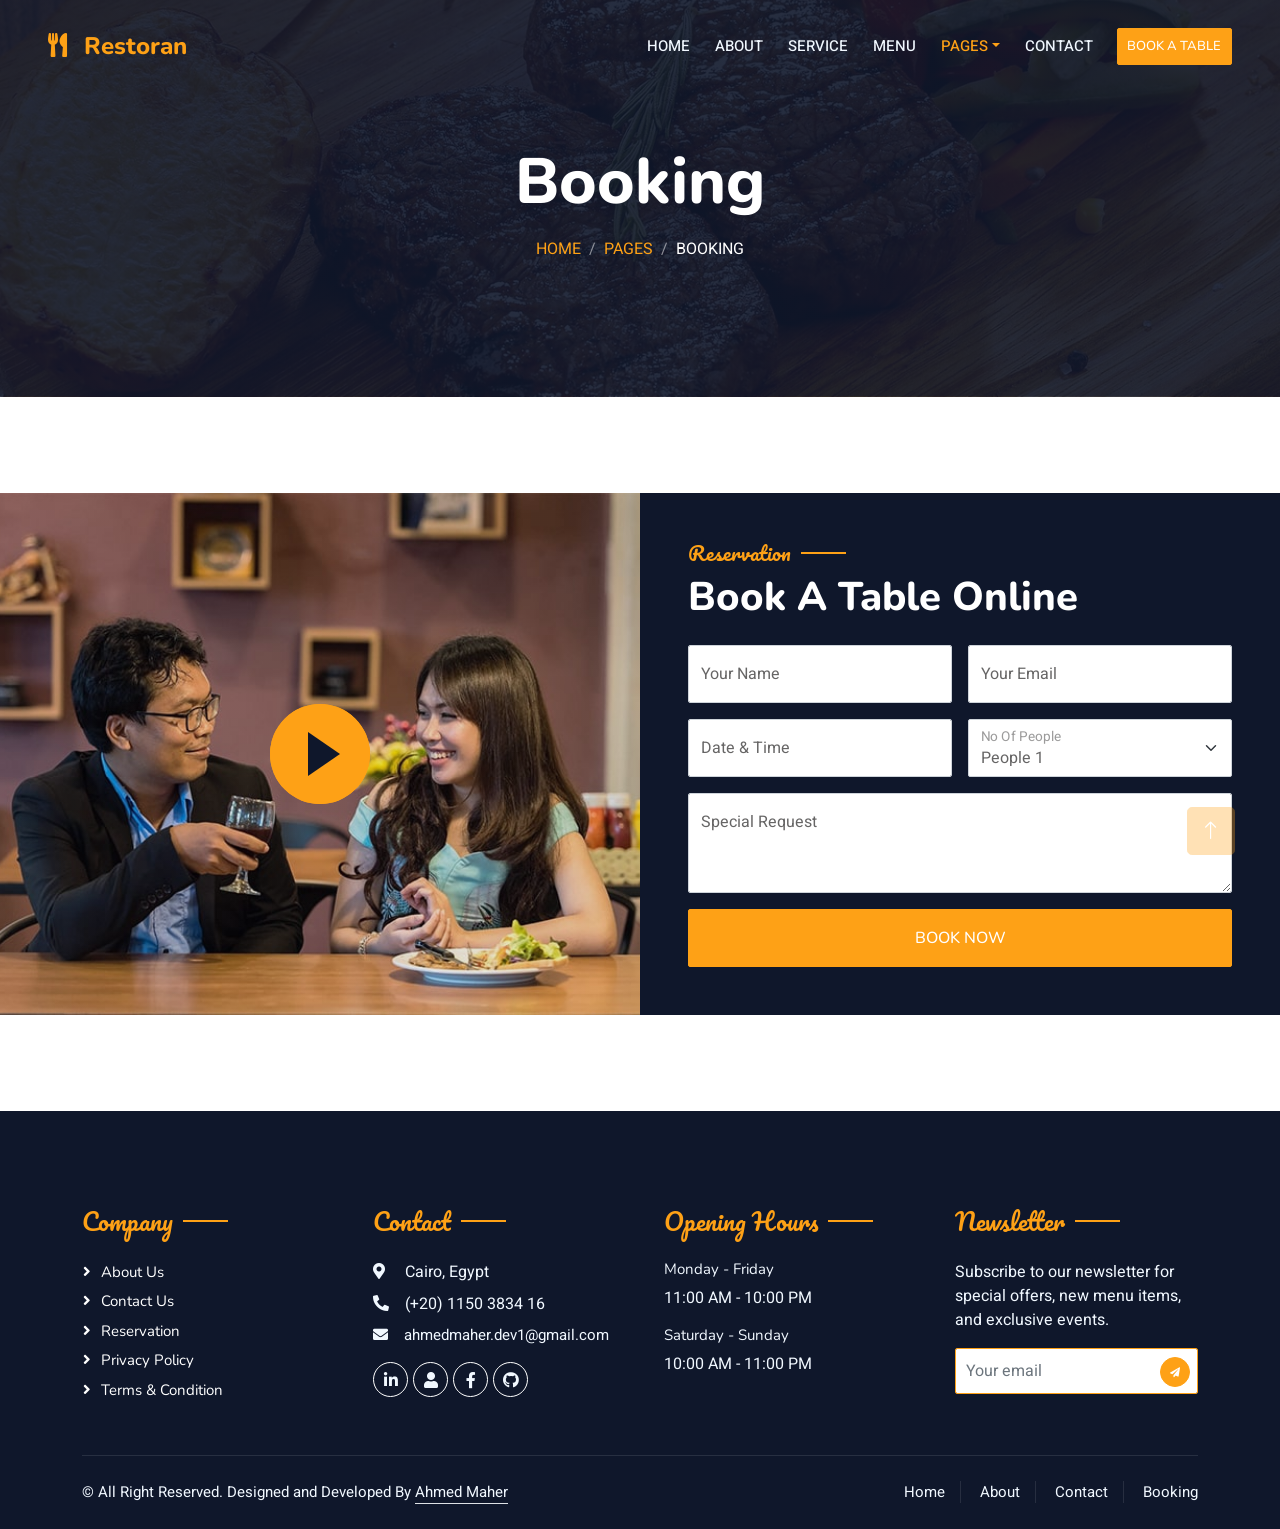
<file: booking.html>
<!DOCTYPE html>
<html lang="en">
    <head>
        <!-- Title and Favicon -->
        <title>Restoran | Restaurant Website Template</title>
        <link href="img/hero.png" rel="icon" />

        <!-- Standard Meta Tags -->
        <meta charset="UTF-8" />
        <meta name="viewport" content="width=device-width, initial-scale=1.0" />
        <meta name="title" content="Restoran | Responsive Restaurant Website Template" />
        <meta name="description" content="Restoran is a modern, responsive website template built for restaurants. It features a categorized food menu, animated sections, reservation system, contact forms, and Google Maps integration." />
        <meta name="keywords" content="restaurant website, responsive template, bootstrap 5, food menu, reservations, contact form, team profiles, jQuery, HTML5, CSS3, modern restaurant design" />
        <meta name="author" content="Ahmed Maher Algohary" />

        <!-- Open Graph (Facebook / LinkedIn) -->
        <meta property="og:type" content="website" />
        <meta property="og:url" content="https://ahmed-maher77.github.io/Restoran___restaurant-website-template/" />
        <meta property="og:title" content="Restoran | Responsive Restaurant Website Template" />
        <meta property="og:description" content="Explore Restoran - a professional and modern restaurant web template with reservation features, contact forms, food menu, and chef profiles." />
        <meta property="og:image" content="img/hero.png" />

        <!-- Twitter Meta -->
        <meta name="twitter:card" content="summary_large_image" />
        <meta name="twitter:url" content="https://ahmed-maher77.github.io/Restoran___restaurant-website-template/" />
        <meta name="twitter:title" content="Restoran | Responsive Restaurant Website Template" />
        <meta name="twitter:description" content="A feature-rich and modern restaurant website template with reservations, contact forms, and team profiles." />
        <meta name="twitter:image" content="img/hero.png" />

        <!-- Google Web Fonts -->
        <link rel="preconnect" href="https://fonts.googleapis.com" />
        <link rel="preconnect" href="https://fonts.gstatic.com" crossorigin />
        <link
            href="https://fonts.googleapis.com/css2?family=Heebo:wght@400;500;600&family=Nunito:wght@600;700;800&family=Pacifico&display=swap"
            rel="stylesheet"
        />

        <!-- Icon Font Stylesheet -->
        <link
            href="https://cdnjs.cloudflare.com/ajax/libs/font-awesome/5.10.0/css/all.min.css"
            rel="stylesheet"
        />
        <link
            href="https://cdn.jsdelivr.net/npm/bootstrap-icons@1.4.1/font/bootstrap-icons.css"
            rel="stylesheet"
        />

        <!-- Libraries Stylesheet -->
        <link href="lib/animate/animate.min.css" rel="stylesheet" />
        <link
            href="lib/owlcarousel/assets/owl.carousel.min.css"
            rel="stylesheet"
        />
        <link
            href="lib/tempusdominus/css/tempusdominus-bootstrap-4.min.css"
            rel="stylesheet"
        />

        <!-- Customized Bootstrap Stylesheet -->
        <link href="css/bootstrap.min.css" rel="stylesheet" />

        <!-- Template Stylesheet -->
        <link href="css/style.css" rel="stylesheet" />
    </head>

    <body>
        <div class="container-xxl bg-white p-0">
            <!-- Spinner Start -->
            <div
                id="spinner"
                class="show bg-white position-fixed translate-middle w-100 vh-100 top-50 start-50 d-flex align-items-center justify-content-center"
            >
                <div
                    class="spinner-border text-primary"
                    style="width: 3rem; height: 3rem"
                    role="status"
                >
                    <span class="sr-only">Loading...</span>
                </div>
            </div>
            <!-- Spinner End -->

            <!-- Navbar & Hero Start -->
            <div class="container-xxl position-relative p-0">
                <nav
                    class="navbar navbar-expand-lg navbar-dark bg-dark px-4 px-lg-5 py-3 py-lg-0"
                >
                    <a href="" class="navbar-brand p-0">
                        <h1 class="text-primary m-0" style="font-size: 1.5rem">
                            <i class="fa fa-utensils me-3"></i>Restoran
                        </h1>
                    </a>
                    <button
                        class="navbar-toggler"
                        type="button"
                        data-bs-toggle="collapse"
                        data-bs-target="#navbarCollapse"
                    >
                        <span class="fa fa-bars"></span>
                    </button>
                    <div class="collapse navbar-collapse" id="navbarCollapse">
                        <div class="navbar-nav ms-auto py-0 pe-4">
                            <a href="index.html" class="nav-item nav-link"
                                >Home</a
                            >
                            <a href="about.html" class="nav-item nav-link"
                                >About</a
                            >
                            <a href="service.html" class="nav-item nav-link"
                                >Service</a
                            >
                            <a href="menu.html" class="nav-item nav-link"
                                >Menu</a
                            >
                            <div class="nav-item dropdown">
                                <a
                                    href="#"
                                    class="nav-link dropdown-toggle active"
                                    data-bs-toggle="dropdown"
                                    >Pages</a
                                >
                                <div class="dropdown-menu m-0">
                                    <a
                                        href="booking.html"
                                        class="dropdown-item active"
                                        >Booking</a
                                    >
                                    <a href="team.html" class="dropdown-item"
                                        >Our Team</a
                                    >
                                    <a
                                        href="testimonial.html"
                                        class="dropdown-item"
                                        >Testimonial</a
                                    >
                                </div>
                            </div>
                            <a href="contact.html" class="nav-item nav-link"
                                >Contact</a
                            >
                        </div>
                        <a href="#reservation" class="btn btn-primary py-2" style="font-size: 13px; padding-inline: 0.6rem;"
                            >Book A Table</a
                        >
                    </div>
                </nav>

                <div class="container-xxl py-5 bg-dark hero-header mb-5">
                    <div class="container text-center my-5 pt-5 pb-4">
                        <h1
                            class="display-3 text-white mb-3 animated slideInDown"
                        >
                            Booking
                        </h1>
                        <nav aria-label="breadcrumb">
                            <ol
                                class="breadcrumb justify-content-center text-uppercase"
                            >
                                <li class="breadcrumb-item">
                                    <a href="./index.html">Home</a>
                                </li>
                                <li
                                    class="breadcrumb-item"
                                    onclick="event.preventDefault()"
                                >
                                    <a href="">Pages</a>
                                </li>
                                <li
                                    class="breadcrumb-item text-white active"
                                    aria-current="page"
                                >
                                    Booking
                                </li>
                            </ol>
                        </nav>
                    </div>
                </div>
            </div>
            <!-- Navbar & Hero End -->

            <!-- Reservation Start -->
            <div
                class="container-xxl py-5 px-0 wow fadeInUp"
                data-wow-delay="0.1s"
                id="reservation"
            >
                <div class="row g-0">
                    <div class="col-md-6">
                        <div class="video">
                            <button
                                type="button"
                                class="btn-play"
                                data-bs-toggle="modal"
                                data-src="https://www.youtube.com/embed/DWRcNpR6Kdc"
                                data-bs-target="#videoModal"
                            >
                                <span></span>
                            </button>
                        </div>
                    </div>
                    <div class="col-md-6 bg-dark d-flex align-items-center">
                        <div class="p-5 wow fadeInUp" data-wow-delay="0.2s">
                            <h5
                                class="section-title ff-secondary text-start text-primary fw-normal"
                            >
                                Reservation
                            </h5>
                            <h1 class="text-white mb-4">Book A Table Online</h1>
                            <form id="reservation-form">
                                <div class="row g-3">
                                    <div class="col-md-6">
                                        <div class="form-floating">
                                            <input
                                                type="text"
                                                class="form-control"
                                                id="name"
                                                placeholder="Your Name"
                                            />
                                            <label for="name">Your Name</label>
                                            <div class="invalid-feedback"></div>
                                        </div>
                                    </div>
                                    <div class="col-md-6">
                                        <div class="form-floating">
                                            <input
                                                type="email"
                                                class="form-control"
                                                id="email"
                                                placeholder="Your Email"
                                            />
                                            <label for="email"
                                                >Your Email</label
                                            >
                                            <div class="invalid-feedback"></div>
                                        </div>
                                    </div>
                                    <div class="col-md-6">
                                        <div
                                            class="form-floating date"
                                            id="date3"
                                            data-target-input="nearest"
                                        >
                                            <input
                                                type="datetime"
                                                class="form-control datetimepicker-input"
                                                id="datetime"
                                                placeholder="Date & Time"
                                                data-target="#date3"
                                                data-toggle="datetimepicker"
                                            />
                                            <label for="datetime"
                                                >Date & Time</label
                                            >
                                            <div class="invalid-feedback"></div>
                                        </div>
                                    </div>
                                    <div class="col-md-6">
                                        <div class="form-floating">
                                            <select
                                                class="form-select"
                                                id="select1"
                                            >
                                                <option value="1">
                                                    People 1
                                                </option>
                                                <option value="2">
                                                    People 2
                                                </option>
                                                <option value="3">
                                                    People 3
                                                </option>
                                            </select>
                                            <label for="select1"
                                                >No Of People</label
                                            >
                                            <div class="invalid-feedback"></div>
                                        </div>
                                    </div>
                                    <div class="col-12">
                                        <div class="form-floating">
                                            <textarea
                                                class="form-control"
                                                placeholder="Special Request"
                                                id="message"
                                                style="height: 100px"
                                            ></textarea>
                                            <label for="message"
                                                >Special Request</label
                                            >
                                            <div class="invalid-feedback"></div>
                                        </div>
                                    </div>
                                    <div class="col-12">
                                        <button
                                            class="btn btn-primary w-100 py-3"
                                            type="submit"
                                        >
                                            Book Now
                                        </button>
                                    </div>
                                </div>
                            </form>
                        </div>
                    </div>
                </div>
            </div>

            <div
                class="modal fade"
                id="videoModal"
                tabindex="-1"
                aria-labelledby="exampleModalLabel"
                aria-hidden="true"
            >
                <div class="modal-dialog">
                    <div class="modal-content rounded-0">
                        <div class="modal-header">
                            <h5 class="modal-title" id="exampleModalLabel">
                                Youtube Video
                            </h5>
                            <button
                                type="button"
                                class="btn-close"
                                data-bs-dismiss="modal"
                                aria-label="Close"
                            ></button>
                        </div>
                        <div class="modal-body">
                            <!-- 16:9 aspect ratio -->
                            <div class="ratio ratio-16x9">
                                <iframe
                                    class="embed-responsive-item"
                                    src=""
                                    id="video"
                                    allowfullscreen
                                    allowscriptaccess="always"
                                    allow="autoplay"
                                ></iframe>
                            </div>
                        </div>
                    </div>
                </div>
            </div>
            <!-- Reservation Start -->

            <!-- Reservation Success Modal -->
            <div
                class="modal fade"
                id="reservationSuccessModal"
                tabindex="-1"
                aria-labelledby="reservationSuccessModalLabel"
                aria-hidden="true"
            >
                <div class="modal-dialog">
                    <div class="modal-content">
                        <div class="modal-header">
                            <h5
                                class="modal-title"
                                id="reservationSuccessModalLabel"
                            >
                                Reservation Submitted
                            </h5>
                            <button
                                type="button"
                                class="btn-close"
                                data-bs-dismiss="modal"
                                aria-label="Close"
                            ></button>
                        </div>
                        <div
                            class="modal-body"
                            id="reservationSuccessModalBody"
                        >
                            <!-- Submitted data will appear here -->
                        </div>
                        <div class="modal-footer">
                            <button
                                type="button"
                                class="btn btn-primary"
                                data-bs-dismiss="modal"
                            >
                                OK
                            </button>
                        </div>
                    </div>
                </div>
            </div>
            <!-- Reservation Success Modal -->

            <!-- Footer Start -->
            <div
                class="container-fluid bg-dark text-light footer pt-5 mt-5 wow fadeIn"
                data-wow-delay="0.1s"
            >
                <div class="container py-5">
                    <div class="row g-5">
                        <div class="col-lg-3 col-md-6">
                            <h4
                                class="section-title ff-secondary text-start text-primary fw-normal mb-4"
                            >
                                Company
                            </h4>
                            <a class="btn btn-link" href="./about.html"
                                >About Us</a
                            >
                            <a class="btn btn-link" href="./contact.html"
                                >Contact Us</a
                            >
                            <a class="btn btn-link" href="./booking.html"
                                >Reservation</a
                            >
                            <a
                                class="btn btn-link"
                                href="https://ahmedmaher-portfolio.vercel.app/"
                                target="_blank"
                                >Privacy Policy</a
                            >
                            <a
                                class="btn btn-link"
                                href="https://ahmedmaher-portfolio.vercel.app/"
                                target="_blank"
                                >Terms & Condition</a
                            >
                        </div>
                        <div class="col-lg-3 col-md-6">
                            <h4
                                class="section-title ff-secondary text-start text-primary fw-normal mb-4"
                            >
                                Contact
                            </h4>
                            <p class="mb-2">
                                <i class="fa fa-map-marker-alt me-3"></i> Cairo,
                                Egypt
                            </p>
                            <p class="mb-2">
                                <i class="fa fa-phone-alt me-3"></i>(+20) 1150
                                3834 16
                            </p>
                            <p class="mb-2" style="font-size: 15px">
                                <i class="fa fa-envelope me-3"></i
                                >ahmedmaher.dev1@gmail.com
                            </p>
                            <div class="d-flex pt-2">
                                <a
                                    class="btn btn-outline-light btn-social"
                                    href="https://www.linkedin.com/in/ahmed-maher-algohary"
                                    target="_blank"
                                    ><i class="fab fa-linkedin-in"></i
                                ></a>
                                <a
                                    class="btn btn-outline-light btn-social"
                                    href="https://ahmedmaher-portfolio.vercel.app/"
                                    target="_blank"
                                    ><i class="fas fa-user"></i
                                ></a>
                                <a
                                    class="btn btn-outline-light btn-social"
                                    href="https://web.facebook.com/profile.php?id=100012154268952"
                                    target="_blank"
                                    ><i class="fab fa-facebook-f"></i
                                ></a>
                                <a
                                    class="btn btn-outline-light btn-social"
                                    href="https://github.com/Ahmed-Maher77"
                                    target="_blank"
                                    ><i class="fab fa-github"></i
                                ></a>
                            </div>
                        </div>
                        <div class="col-lg-3 col-md-6">
                            <h4
                                class="section-title ff-secondary text-start text-primary fw-normal mb-4"
                            >
                                Opening Hours
                            </h4>
                            <h5
                                class="text-light fw-normal"
                                style="font-size: 15px"
                            >
                                Monday - Friday
                            </h5>
                            <p>11:00 AM - 10:00 PM</p>
                            <h5
                                class="text-light fw-normal"
                                style="font-size: 15px"
                            >
                                Saturday - Sunday
                            </h5>
                            <p>10:00 AM - 11:00 PM</p>
                        </div>
                        <div class="col-lg-3 col-md-6">
                            <h4
                                class="section-title ff-secondary text-start text-primary fw-normal mb-4"
                            >
                                Newsletter
                            </h4>
                            <p>
                                Subscribe to our newsletter for special offers,
                                new menu items, and exclusive events.
                            </p>
                            <div
                                class="position-relative mx-auto"
                                style="max-width: 400px"
                            >
                                <input
                                    class="form-control border-primary w-100"
                                    type="text"
                                    placeholder="Your email"
                                    style="padding: 10px; padding-right: 40px"
                                />
                                <div
                                    id="newsletter-error"
                                    class="invalid-feedback"
                                    style="display: block"
                                ></div>
                                <button
                                    type="button"
                                    id="subscribe-button"
                                    class="btn btn-primary py-2 position-absolute end-0 me-2 rounded-circle"
                                    style="
                                        font-size: 10px;
                                        top: 9px;
                                        width: 30px;
                                        height: 30px;
                                        display: flex;
                                        align-items: center;
                                        justify-content: center;
                                    "
                                >
                                    <i class="fa fa-paper-plane"></i>
                                </button>
                            </div>
                            <!-- Newsletter Success Modal -->
                            <div
                                class="modal fade"
                                id="newsletterSuccessModal"
                                tabindex="-1"
                                aria-labelledby="newsletterSuccessModalLabel"
                                aria-hidden="true"
                            >
                                <div class="modal-dialog">
                                    <div class="modal-content">
                                        <div class="modal-header">
                                            <h5
                                                class="modal-title"
                                                id="newsletterSuccessModalLabel"
                                            >
                                                Subscribed!
                                            </h5>
                                            <button
                                                type="button"
                                                class="btn-close"
                                                data-bs-dismiss="modal"
                                                aria-label="Close"
                                            ></button>
                                        </div>
                                        <div
                                            class="modal-body"
                                            style="color: #000"
                                        >
                                            Thank you for subscribing to our
                                            newsletter!
                                        </div>
                                        <div class="modal-footer">
                                            <button
                                                type="button"
                                                class="btn btn-primary"
                                                data-bs-dismiss="modal"
                                            >
                                                OK
                                            </button>
                                        </div>
                                    </div>
                                </div>
                            </div>
                        </div>
                    </div>
                </div>
                <div class="container">
                    <div class="copyright">
                        <div class="row">
                            <div
                                class="col-md-6 text-center text-md-start mb-3 mb-md-0"
                            >
                                &copy; All Right Reserved. Designed and
                                Developed By
                                <a
                                    class="border-bottom"
                                    href="https://ahmedmaher-portfolio.vercel.app/"
                                    title="Go to Ahmed Maher's Portfolio"
                                    >Ahmed Maher</a
                                >
                            </div>
                            <div class="col-md-6 text-center text-md-end">
                                <div class="footer-menu">
                                    <a href="index.html">Home</a>
                                    <a href="about.html">About</a>
                                    <a href="contact.html">Contact</a>
                                    <a href="booking.html">Booking</a>
                                </div>
                            </div>
                        </div>
                    </div>
                </div>
            </div>
            <!-- Footer End -->

            <!-- Back to Top -->
            <a
                href="#"
                class="btn btn-lg btn-primary btn-lg-square back-to-top rounded-3"
                ><i class="bi bi-arrow-up"></i
            ></a>
        </div>

        <!-- JavaScript Libraries -->
        <script src="https://code.jquery.com/jquery-3.4.1.min.js"></script>
        <script src="https://cdn.jsdelivr.net/npm/bootstrap@5.0.0/dist/js/bootstrap.bundle.min.js"></script>
        <script src="lib/wow/wow.min.js"></script>
        <script src="lib/easing/easing.min.js"></script>
        <script src="lib/waypoints/waypoints.min.js"></script>
        <script src="lib/counterup/counterup.min.js"></script>
        <script src="lib/owlcarousel/owl.carousel.min.js"></script>
        <script src="lib/tempusdominus/js/moment.min.js"></script>
        <script src="lib/tempusdominus/js/moment-timezone.min.js"></script>
        <script src="lib/tempusdominus/js/tempusdominus-bootstrap-4.min.js"></script>

        <!-- Template Javascript -->
        <script src="js/main.js"></script>
    </body>
</html>
</file>
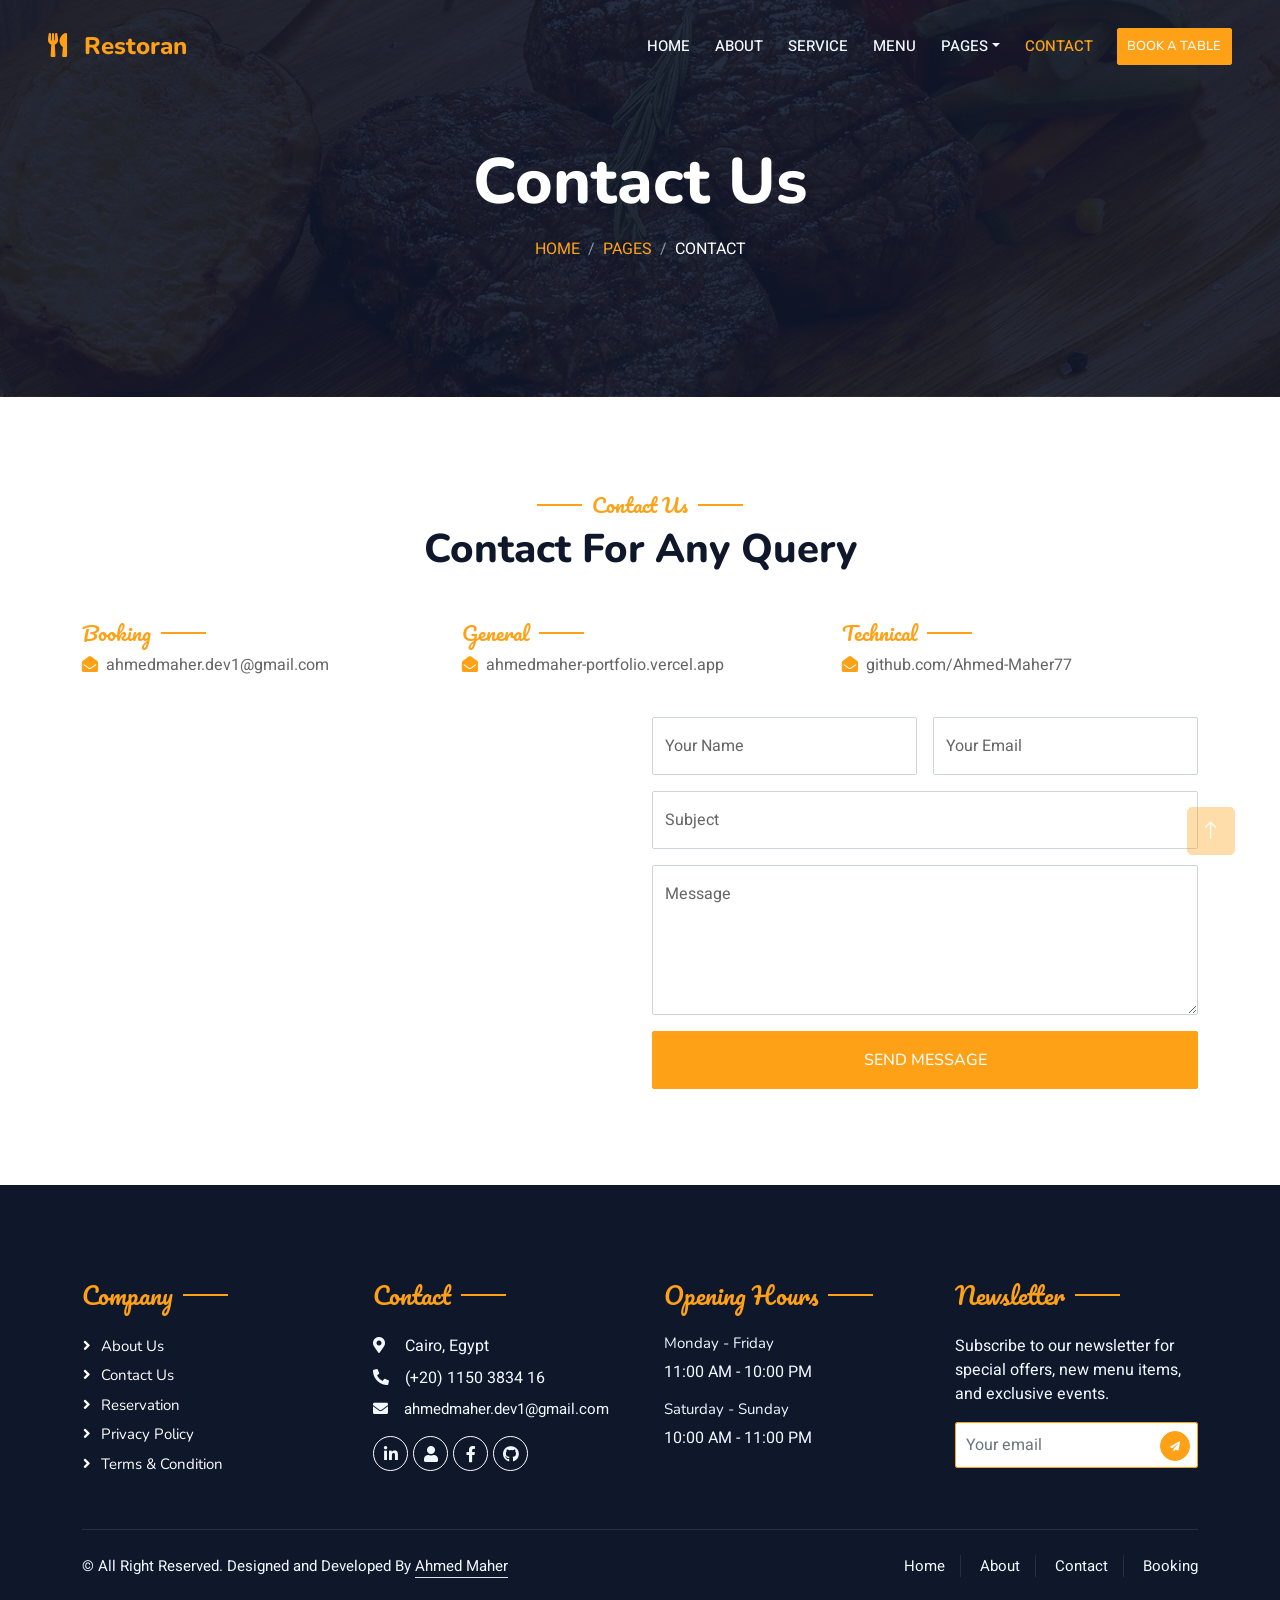
<file: contact.html>
<!DOCTYPE html>
<html lang="en">
    <head>
        <!-- Title and Favicon -->
        <title>Restoran | Restaurant Website Template</title>
        <link href="img/hero.png" rel="icon" />

        <!-- Standard Meta Tags -->
        <meta charset="UTF-8" />
        <meta name="viewport" content="width=device-width, initial-scale=1.0" />
        <meta name="title" content="Restoran | Responsive Restaurant Website Template" />
        <meta name="description" content="Restoran is a modern, responsive website template built for restaurants. It features a categorized food menu, animated sections, reservation system, contact forms, and Google Maps integration." />
        <meta name="keywords" content="restaurant website, responsive template, bootstrap 5, food menu, reservations, contact form, team profiles, jQuery, HTML5, CSS3, modern restaurant design" />
        <meta name="author" content="Ahmed Maher Algohary" />

        <!-- Open Graph (Facebook / LinkedIn) -->
        <meta property="og:type" content="website" />
        <meta property="og:url" content="https://ahmed-maher77.github.io/Restoran___restaurant-website-template/" />
        <meta property="og:title" content="Restoran | Responsive Restaurant Website Template" />
        <meta property="og:description" content="Explore Restoran - a professional and modern restaurant web template with reservation features, contact forms, food menu, and chef profiles." />
        <meta property="og:image" content="img/hero.png" />

        <!-- Twitter Meta -->
        <meta name="twitter:card" content="summary_large_image" />
        <meta name="twitter:url" content="https://ahmed-maher77.github.io/Restoran___restaurant-website-template/" />
        <meta name="twitter:title" content="Restoran | Responsive Restaurant Website Template" />
        <meta name="twitter:description" content="A feature-rich and modern restaurant website template with reservations, contact forms, and team profiles." />
        <meta name="twitter:image" content="img/hero.png" />

        <!-- Google Web Fonts -->
        <link rel="preconnect" href="https://fonts.googleapis.com" />
        <link rel="preconnect" href="https://fonts.gstatic.com" crossorigin />
        <link
            href="https://fonts.googleapis.com/css2?family=Heebo:wght@400;500;600&family=Nunito:wght@600;700;800&family=Pacifico&display=swap"
            rel="stylesheet"
        />

        <!-- Icon Font Stylesheet -->
        <link
            href="https://cdnjs.cloudflare.com/ajax/libs/font-awesome/5.10.0/css/all.min.css"
            rel="stylesheet"
        />
        <link
            href="https://cdn.jsdelivr.net/npm/bootstrap-icons@1.4.1/font/bootstrap-icons.css"
            rel="stylesheet"
        />

        <!-- Libraries Stylesheet -->
        <link href="lib/animate/animate.min.css" rel="stylesheet" />
        <link
            href="lib/owlcarousel/assets/owl.carousel.min.css"
            rel="stylesheet"
        />
        <link
            href="lib/tempusdominus/css/tempusdominus-bootstrap-4.min.css"
            rel="stylesheet"
        />

        <!-- Customized Bootstrap Stylesheet -->
        <link href="css/bootstrap.min.css" rel="stylesheet" />

        <!-- Template Stylesheet -->
        <link href="css/style.css" rel="stylesheet" />
    </head>

    <body>
        <div class="container-xxl bg-white p-0">
            <!-- Spinner Start -->
            <div
                id="spinner"
                class="show bg-white position-fixed translate-middle w-100 vh-100 top-50 start-50 d-flex align-items-center justify-content-center"
            >
                <div
                    class="spinner-border text-primary"
                    style="width: 3rem; height: 3rem"
                    role="status"
                >
                    <span class="sr-only">Loading...</span>
                </div>
            </div>
            <!-- Spinner End -->

            <!-- Navbar & Hero Start -->
            <div class="container-xxl position-relative p-0">
                <nav
                    class="navbar navbar-expand-lg navbar-dark bg-dark px-4 px-lg-5 py-3 py-lg-0"
                >
                    <a href="" class="navbar-brand p-0">
                        <h1 class="text-primary m-0" style="font-size: 1.5rem">
                            <i class="fa fa-utensils me-3"></i>Restoran
                        </h1>
                    </a>
                    <button
                        class="navbar-toggler"
                        type="button"
                        data-bs-toggle="collapse"
                        data-bs-target="#navbarCollapse"
                    >
                        <span class="fa fa-bars"></span>
                    </button>
                    <div class="collapse navbar-collapse" id="navbarCollapse">
                        <div class="navbar-nav ms-auto py-0 pe-4">
                            <a href="index.html" class="nav-item nav-link"
                                >Home</a
                            >
                            <a href="about.html" class="nav-item nav-link"
                                >About</a
                            >
                            <a href="service.html" class="nav-item nav-link"
                                >Service</a
                            >
                            <a href="menu.html" class="nav-item nav-link"
                                >Menu</a
                            >
                            <div class="nav-item dropdown">
                                <a
                                    href="#"
                                    class="nav-link dropdown-toggle"
                                    data-bs-toggle="dropdown"
                                    >Pages</a
                                >
                                <div class="dropdown-menu m-0">
                                    <a href="booking.html" class="dropdown-item"
                                        >Booking</a
                                    >
                                    <a href="team.html" class="dropdown-item"
                                        >Our Team</a
                                    >
                                    <a
                                        href="testimonial.html"
                                        class="dropdown-item"
                                        >Testimonial</a
                                    >
                                </div>
                            </div>
                            <a
                                href="contact.html"
                                class="nav-item nav-link active"
                                >Contact</a
                            >
                        </div>
                        <a href="./booking.html" class="btn btn-primary py-2" style="font-size: 13px; padding-inline: 0.6rem;"
                            >Book A Table</a
                        >
                    </div>
                </nav>

                <div class="container-xxl py-5 bg-dark hero-header mb-5">
                    <div class="container text-center my-5 pt-5 pb-4">
                        <h1
                            class="display-3 text-white mb-3 animated slideInDown"
                        >
                            Contact Us
                        </h1>
                        <nav aria-label="breadcrumb">
                            <ol
                                class="breadcrumb justify-content-center text-uppercase"
                            >
                                <li class="breadcrumb-item">
                                    <a href="./index.html">Home</a>
                                </li>
                                <li
                                    class="breadcrumb-item"
                                    onclick="event.preventDefault()"
                                >
                                    <a href="">Pages</a>
                                </li>
                                <li
                                    class="breadcrumb-item text-white active"
                                    aria-current="page"
                                >
                                    Contact
                                </li>
                            </ol>
                        </nav>
                    </div>
                </div>
            </div>
            <!-- Navbar & Hero End -->

            <!-- Contact Start -->
            <div class="container-xxl py-5">
                <div class="container">
                    <div class="text-center wow fadeInUp" data-wow-delay="0.1s">
                        <h5
                            class="section-title ff-secondary text-center text-primary fw-normal"
                        >
                            Contact Us
                        </h5>
                        <h1 class="mb-5">Contact For Any Query</h1>
                    </div>
                    <div class="row g-4">
                        <div class="col-12">
                            <div class="row gy-4">
                                <div class="col-md-4">
                                    <h5
                                        class="section-title ff-secondary fw-normal text-start text-primary"
                                    >
                                        Booking
                                    </h5>
                                    <p>
                                        <i
                                            class="fa fa-envelope-open text-primary me-2"
                                        ></i
                                        >ahmedmaher.dev1@gmail.com
                                    </p>
                                </div>
                                <div class="col-md-4">
                                    <h5
                                        class="section-title ff-secondary fw-normal text-start text-primary"
                                    >
                                        General
                                    </h5>
                                    <p>
                                        <i
                                            class="fa fa-envelope-open text-primary me-2"
                                        ></i
                                        >ahmedmaher-portfolio.vercel.app
                                    </p>
                                </div>
                                <div class="col-md-4">
                                    <h5
                                        class="section-title ff-secondary fw-normal text-start text-primary"
                                    >
                                        Technical
                                    </h5>
                                    <p>
                                        <i
                                            class="fa fa-envelope-open text-primary me-2"
                                        ></i
                                        >github.com/Ahmed-Maher77
                                    </p>
                                </div>
                            </div>
                        </div>
                        <div class="col-md-6 wow fadeIn" data-wow-delay="0.1s">
                            <iframe
                                class="position-relative rounded w-100 h-100"
                                src="https://www.google.com/maps/embed?pb=!1m18!1m12!1m3!1d3001156.4288297426!2d-78.01371936852176!3d42.72876761954724!2m3!1f0!2f0!3f0!3m2!1i1024!2i768!4f13.1!3m3!1m2!1s0x4ccc4bf0f123a5a9%3A0xddcfc6c1de189567!2sNew%20York%2C%20USA!5e0!3m2!1sen!2sbd!4v1603794290143!5m2!1sen!2sbd"
                                frameborder="0"
                                style="min-height: 350px; border: 0"
                                allowfullscreen=""
                                aria-hidden="false"
                                tabindex="0"
                            ></iframe>
                        </div>
                        <div class="col-md-6">
                            <div class="wow fadeInUp" data-wow-delay="0.2s">
                                <form id="contactForm">
                                    <div class="row g-3">
                                        <div class="col-md-6">
                                            <div class="form-floating">
                                                <input
                                                    type="text"
                                                    class="form-control"
                                                    id="name"
                                                    placeholder="Your Name"
                                                />
                                                <label for="name"
                                                    >Your Name</label
                                                >
                                                <div
                                                    class="invalid-feedback"
                                                    id="name-error"
                                                ></div>
                                            </div>
                                        </div>
                                        <div class="col-md-6">
                                            <div class="form-floating">
                                                <input
                                                    type="email"
                                                    class="form-control"
                                                    id="email"
                                                    placeholder="Your Email"
                                                />
                                                <label for="email"
                                                    >Your Email</label
                                                >
                                                <div
                                                    class="invalid-feedback"
                                                    id="email-error"
                                                ></div>
                                            </div>
                                        </div>
                                        <div class="col-12">
                                            <div class="form-floating">
                                                <input
                                                    type="text"
                                                    class="form-control"
                                                    id="subject"
                                                    placeholder="Subject"
                                                />
                                                <label for="subject"
                                                    >Subject</label
                                                >
                                                <div
                                                    class="invalid-feedback"
                                                    id="subject-error"
                                                ></div>
                                            </div>
                                        </div>
                                        <div class="col-12">
                                            <div class="form-floating">
                                                <textarea
                                                    class="form-control"
                                                    placeholder="Leave a message here"
                                                    id="message"
                                                    style="height: 150px"
                                                ></textarea>
                                                <label for="message"
                                                    >Message</label
                                                >
                                                <div
                                                    class="invalid-feedback"
                                                    id="message-error"
                                                ></div>
                                            </div>
                                        </div>
                                        <div class="col-12">
                                            <button
                                                class="btn btn-primary w-100 py-3"
                                                type="submit"
                                            >
                                                Send Message
                                            </button>
                                        </div>
                                    </div>
                                </form>
                                <div
                                    id="contact-success"
                                    class="alert alert-success mt-3 d-none"
                                    role="alert"
                                >
                                    Your message has been sent successfully!
                                </div>
                            </div>
                        </div>
                    </div>
                </div>
            </div>
            <!-- Contact End -->

            <!-- Footer Start -->
            <div
                class="container-fluid bg-dark text-light footer pt-5 mt-5 wow fadeIn"
                data-wow-delay="0.1s"
            >
                <div class="container py-5">
                    <div class="row g-5">
                        <div class="col-lg-3 col-md-6">
                            <h4
                                class="section-title ff-secondary text-start text-primary fw-normal mb-4"
                            >
                                Company
                            </h4>
                            <a class="btn btn-link" href="./about.html"
                                >About Us</a
                            >
                            <a class="btn btn-link" href="./contact.html"
                                >Contact Us</a
                            >
                            <a class="btn btn-link" href="./booking.html"
                                >Reservation</a
                            >
                            <a
                                class="btn btn-link"
                                href="https://ahmedmaher-portfolio.vercel.app/"
                                target="_blank"
                                >Privacy Policy</a
                            >
                            <a
                                class="btn btn-link"
                                href="https://ahmedmaher-portfolio.vercel.app/"
                                target="_blank"
                                >Terms & Condition</a
                            >
                        </div>
                        <div class="col-lg-3 col-md-6">
                            <h4
                                class="section-title ff-secondary text-start text-primary fw-normal mb-4"
                            >
                                Contact
                            </h4>
                            <p class="mb-2">
                                <i class="fa fa-map-marker-alt me-3"></i> Cairo,
                                Egypt
                            </p>
                            <p class="mb-2">
                                <i class="fa fa-phone-alt me-3"></i>(+20) 1150
                                3834 16
                            </p>
                            <p class="mb-2" style="font-size: 15px">
                                <i class="fa fa-envelope me-3"></i
                                >ahmedmaher.dev1@gmail.com
                            </p>
                            <div class="d-flex pt-2">
                                <a
                                    class="btn btn-outline-light btn-social"
                                    href="https://www.linkedin.com/in/ahmed-maher-algohary"
                                    target="_blank"
                                    ><i class="fab fa-linkedin-in"></i
                                ></a>
                                <a
                                    class="btn btn-outline-light btn-social"
                                    href="https://ahmedmaher-portfolio.vercel.app/"
                                    target="_blank"
                                    ><i class="fas fa-user"></i
                                ></a>
                                <a
                                    class="btn btn-outline-light btn-social"
                                    href="https://web.facebook.com/profile.php?id=100012154268952"
                                    target="_blank"
                                    ><i class="fab fa-facebook-f"></i
                                ></a>
                                <a
                                    class="btn btn-outline-light btn-social"
                                    href="https://github.com/Ahmed-Maher77"
                                    target="_blank"
                                    ><i class="fab fa-github"></i
                                ></a>
                            </div>
                        </div>
                        <div class="col-lg-3 col-md-6">
                            <h4
                                class="section-title ff-secondary text-start text-primary fw-normal mb-4"
                            >
                                Opening Hours
                            </h4>
                            <h5
                                class="text-light fw-normal"
                                style="font-size: 15px"
                            >
                                Monday - Friday
                            </h5>
                            <p>11:00 AM - 10:00 PM</p>
                            <h5
                                class="text-light fw-normal"
                                style="font-size: 15px"
                            >
                                Saturday - Sunday
                            </h5>
                            <p>10:00 AM - 11:00 PM</p>
                        </div>
                        <div class="col-lg-3 col-md-6">
                            <h4
                                class="section-title ff-secondary text-start text-primary fw-normal mb-4"
                            >
                                Newsletter
                            </h4>
                            <p>
                                Subscribe to our newsletter for special offers,
                                new menu items, and exclusive events.
                            </p>
                            <div
                                class="position-relative mx-auto"
                                style="max-width: 400px"
                            >
                                <input
                                    class="form-control border-primary w-100"
                                    type="text"
                                    placeholder="Your email"
                                    style="padding: 10px; padding-right: 40px"
                                />
                                <div
                                    id="newsletter-error"
                                    class="invalid-feedback"
                                    style="display: block"
                                ></div>
                                <button
                                    type="button"
                                    id="subscribe-button"
                                    class="btn btn-primary py-2 position-absolute end-0 me-2 rounded-circle"
                                    style="
                                        font-size: 10px;
                                        top: 9px;
                                        width: 30px;
                                        height: 30px;
                                        display: flex;
                                        align-items: center;
                                        justify-content: center;
                                    "
                                >
                                    <i class="fa fa-paper-plane"></i>
                                </button>
                            </div>
                            <!-- Newsletter Success Modal -->
                            <div
                                class="modal fade"
                                id="newsletterSuccessModal"
                                tabindex="-1"
                                aria-labelledby="newsletterSuccessModalLabel"
                                aria-hidden="true"
                            >
                                <div class="modal-dialog">
                                    <div class="modal-content">
                                        <div class="modal-header">
                                            <h5
                                                class="modal-title"
                                                id="newsletterSuccessModalLabel"
                                            >
                                                Subscribed!
                                            </h5>
                                            <button
                                                type="button"
                                                class="btn-close"
                                                data-bs-dismiss="modal"
                                                aria-label="Close"
                                            ></button>
                                        </div>
                                        <div
                                            class="modal-body"
                                            style="color: #000"
                                        >
                                            Thank you for subscribing to our
                                            newsletter!
                                        </div>
                                        <div class="modal-footer">
                                            <button
                                                type="button"
                                                class="btn btn-primary"
                                                data-bs-dismiss="modal"
                                            >
                                                OK
                                            </button>
                                        </div>
                                    </div>
                                </div>
                            </div>
                        </div>
                    </div>
                </div>
                <div class="container">
                    <div class="copyright">
                        <div class="row">
                            <div
                                class="col-md-6 text-center text-md-start mb-3 mb-md-0"
                            >
                                &copy; All Right Reserved. Designed and
                                Developed By
                                <a
                                    class="border-bottom"
                                    href="https://ahmedmaher-portfolio.vercel.app/"
                                    title="Go to Ahmed Maher's Portfolio"
                                    >Ahmed Maher</a
                                >
                            </div>
                            <div class="col-md-6 text-center text-md-end">
                                <div class="footer-menu">
                                    <a href="index.html">Home</a>
                                    <a href="about.html">About</a>
                                    <a href="contact.html">Contact</a>
                                    <a href="booking.html">Booking</a>
                                </div>
                            </div>
                        </div>
                    </div>
                </div>
            </div>
            <!-- Footer End -->

            <!-- Back to Top -->
            <a
                href="#"
                class="btn btn-lg btn-primary btn-lg-square back-to-top rounded-3"
                ><i class="bi bi-arrow-up"></i
            ></a>
        </div>

        <!-- JavaScript Libraries -->
        <script src="https://code.jquery.com/jquery-3.4.1.min.js"></script>
        <script src="https://cdn.jsdelivr.net/npm/bootstrap@5.0.0/dist/js/bootstrap.bundle.min.js"></script>
        <script src="lib/wow/wow.min.js"></script>
        <script src="lib/easing/easing.min.js"></script>
        <script src="lib/waypoints/waypoints.min.js"></script>
        <script src="lib/counterup/counterup.min.js"></script>
        <script src="lib/owlcarousel/owl.carousel.min.js"></script>
        <script src="lib/tempusdominus/js/moment.min.js"></script>
        <script src="lib/tempusdominus/js/moment-timezone.min.js"></script>
        <script src="lib/tempusdominus/js/tempusdominus-bootstrap-4.min.js"></script>

        <!-- Template Javascript -->
        <script src="js/main.js"></script>
    </body>
</html>
</file>
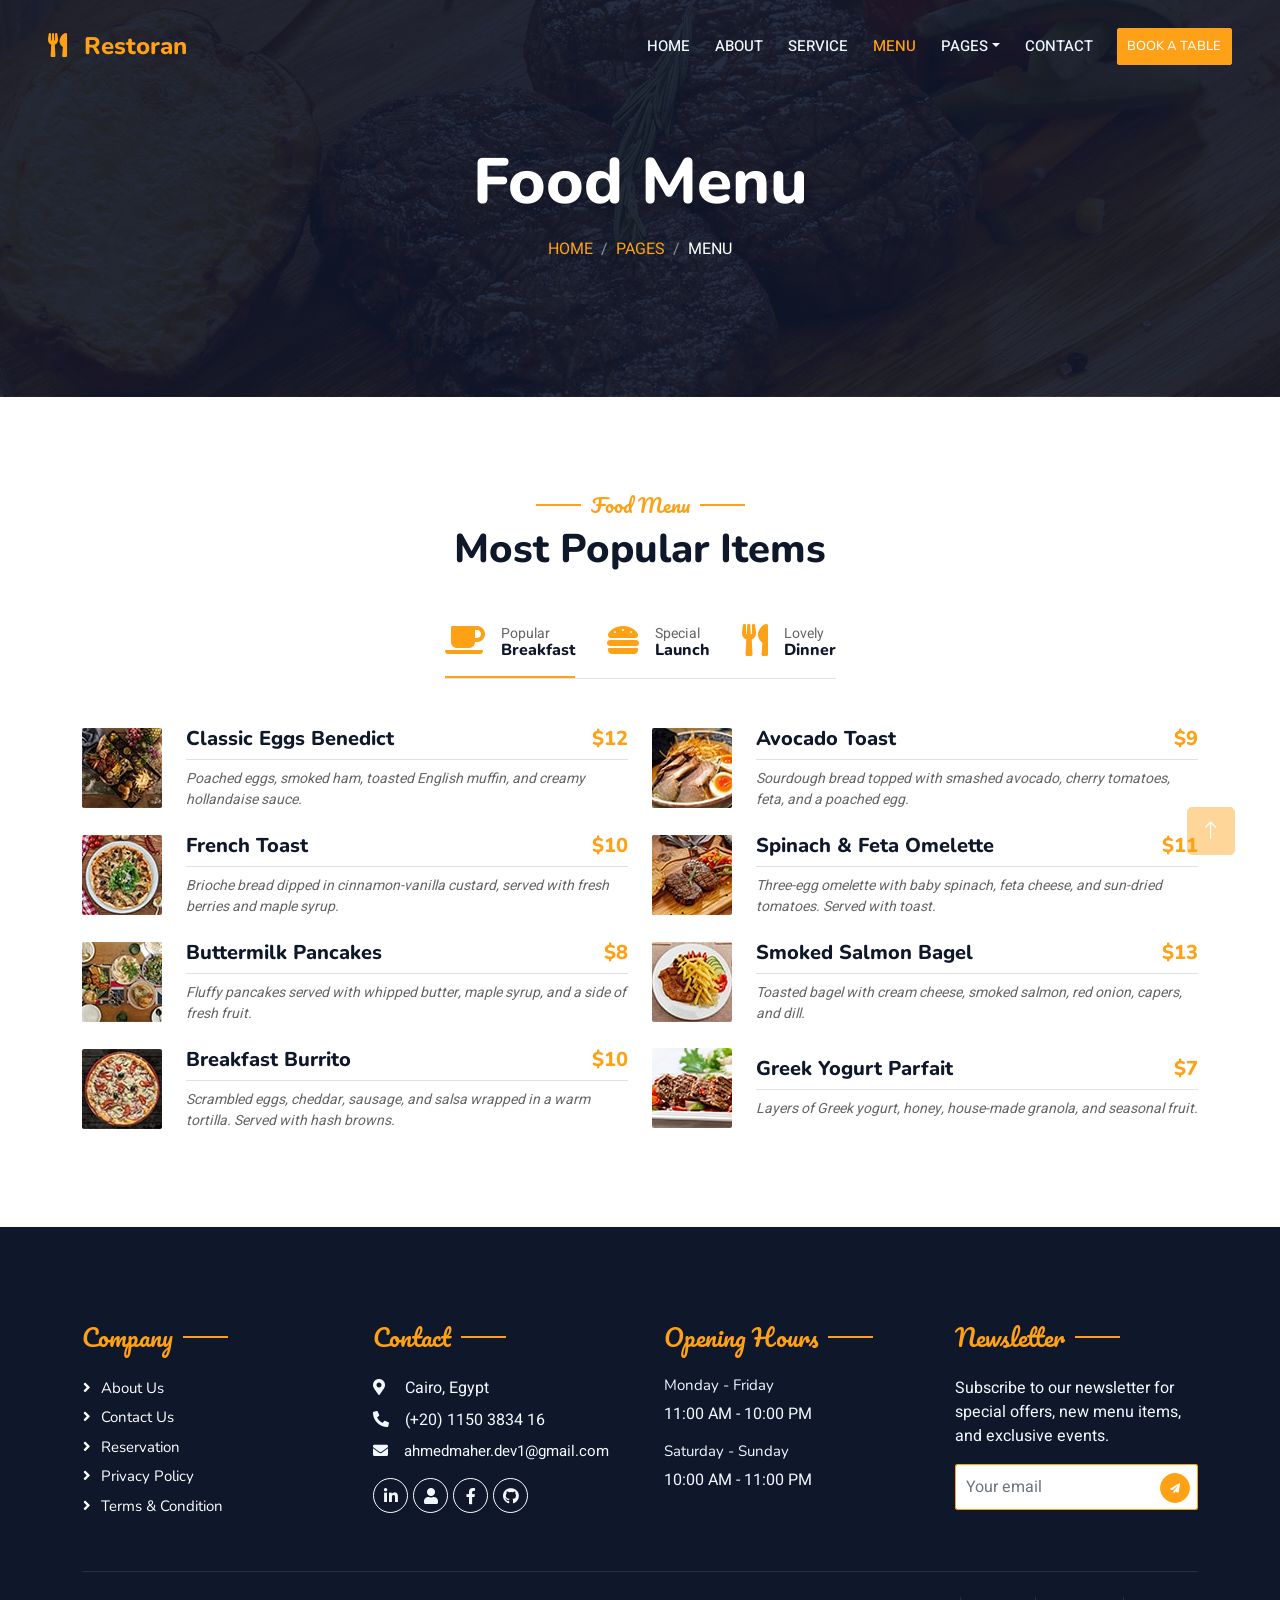
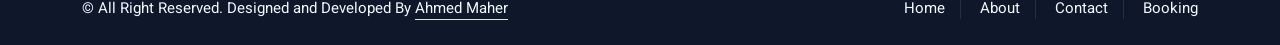
<file: menu.html>
<!DOCTYPE html>
<html lang="en">
    <head>
        <!-- Title and Favicon -->
        <title>Restoran | Restaurant Website Template</title>
        <link href="img/hero.png" rel="icon" />

        <!-- Standard Meta Tags -->
        <meta charset="UTF-8" />
        <meta name="viewport" content="width=device-width, initial-scale=1.0" />
        <meta name="title" content="Restoran | Responsive Restaurant Website Template" />
        <meta name="description" content="Restoran is a modern, responsive website template built for restaurants. It features a categorized food menu, animated sections, reservation system, contact forms, and Google Maps integration." />
        <meta name="keywords" content="restaurant website, responsive template, bootstrap 5, food menu, reservations, contact form, team profiles, jQuery, HTML5, CSS3, modern restaurant design" />
        <meta name="author" content="Ahmed Maher Algohary" />

        <!-- Open Graph (Facebook / LinkedIn) -->
        <meta property="og:type" content="website" />
        <meta property="og:url" content="https://ahmed-maher77.github.io/Restoran___restaurant-website-template/" />
        <meta property="og:title" content="Restoran | Responsive Restaurant Website Template" />
        <meta property="og:description" content="Explore Restoran - a professional and modern restaurant web template with reservation features, contact forms, food menu, and chef profiles." />
        <meta property="og:image" content="img/hero.png" />

        <!-- Twitter Meta -->
        <meta name="twitter:card" content="summary_large_image" />
        <meta name="twitter:url" content="https://ahmed-maher77.github.io/Restoran___restaurant-website-template/" />
        <meta name="twitter:title" content="Restoran | Responsive Restaurant Website Template" />
        <meta name="twitter:description" content="A feature-rich and modern restaurant website template with reservations, contact forms, and team profiles." />
        <meta name="twitter:image" content="img/hero.png" />

        <!-- Google Web Fonts -->
        <link rel="preconnect" href="https://fonts.googleapis.com" />
        <link rel="preconnect" href="https://fonts.gstatic.com" crossorigin />
        <link
            href="https://fonts.googleapis.com/css2?family=Heebo:wght@400;500;600&family=Nunito:wght@600;700;800&family=Pacifico&display=swap"
            rel="stylesheet"
        />

        <!-- Icon Font Stylesheet -->
        <link
            href="https://cdnjs.cloudflare.com/ajax/libs/font-awesome/5.10.0/css/all.min.css"
            rel="stylesheet"
        />
        <link
            href="https://cdn.jsdelivr.net/npm/bootstrap-icons@1.4.1/font/bootstrap-icons.css"
            rel="stylesheet"
        />

        <!-- Libraries Stylesheet -->
        <link href="lib/animate/animate.min.css" rel="stylesheet" />
        <link
            href="lib/owlcarousel/assets/owl.carousel.min.css"
            rel="stylesheet"
        />
        <link
            href="lib/tempusdominus/css/tempusdominus-bootstrap-4.min.css"
            rel="stylesheet"
        />

        <!-- Customized Bootstrap Stylesheet -->
        <link href="css/bootstrap.min.css" rel="stylesheet" />

        <!-- Template Stylesheet -->
        <link href="css/style.css" rel="stylesheet" />
    </head>

    <body>
        <div class="container-xxl bg-white p-0">
            <!-- Spinner Start -->
            <div
                id="spinner"
                class="show bg-white position-fixed translate-middle w-100 vh-100 top-50 start-50 d-flex align-items-center justify-content-center"
            >
                <div
                    class="spinner-border text-primary"
                    style="width: 3rem; height: 3rem"
                    role="status"
                >
                    <span class="sr-only">Loading...</span>
                </div>
            </div>
            <!-- Spinner End -->

            <!-- Navbar & Hero Start -->
            <div class="container-xxl position-relative p-0">
                <nav
                    class="navbar navbar-expand-lg navbar-dark bg-dark px-4 px-lg-5 py-3 py-lg-0"
                >
                    <a href="" class="navbar-brand p-0">
                        <h1 class="text-primary m-0" style="font-size: 1.5rem">
                            <i class="fa fa-utensils me-3"></i>Restoran
                        </h1>
                    </a>
                    <button
                        class="navbar-toggler"
                        type="button"
                        data-bs-toggle="collapse"
                        data-bs-target="#navbarCollapse"
                    >
                        <span class="fa fa-bars"></span>
                    </button>
                    <div class="collapse navbar-collapse" id="navbarCollapse">
                        <div class="navbar-nav ms-auto py-0 pe-4">
                            <a href="index.html" class="nav-item nav-link"
                                >Home</a
                            >
                            <a href="about.html" class="nav-item nav-link"
                                >About</a
                            >
                            <a href="service.html" class="nav-item nav-link"
                                >Service</a
                            >
                            <a href="menu.html" class="nav-item nav-link active"
                                >Menu</a
                            >
                            <div class="nav-item dropdown">
                                <a
                                    href="#"
                                    class="nav-link dropdown-toggle"
                                    data-bs-toggle="dropdown"
                                    >Pages</a
                                >
                                <div class="dropdown-menu m-0">
                                    <a href="booking.html" class="dropdown-item"
                                        >Booking</a
                                    >
                                    <a href="team.html" class="dropdown-item"
                                        >Our Team</a
                                    >
                                    <a
                                        href="testimonial.html"
                                        class="dropdown-item"
                                        >Testimonial</a
                                    >
                                </div>
                            </div>
                            <a href="contact.html" class="nav-item nav-link"
                                >Contact</a
                            >
                        </div>
                        <a href="./booking.html" class="btn btn-primary py-2" style="font-size: 13px; padding-inline: 0.6rem;"
                            >Book A Table</a
                        >
                    </div>
                </nav>

                <div class="container-xxl py-5 bg-dark hero-header mb-5">
                    <div class="container text-center my-5 pt-5 pb-4">
                        <h1
                            class="display-3 text-white mb-3 animated slideInDown"
                        >
                            Food Menu
                        </h1>
                        <nav aria-label="breadcrumb">
                            <ol
                                class="breadcrumb justify-content-center text-uppercase"
                            >
                                <li class="breadcrumb-item">
                                    <a href="./index.html   ">Home</a>
                                </li>
                                <li class="breadcrumb-item" onclick="event.preventDefault()">
                                    <a href="">Pages</a>
                                </li>
                                <li
                                    class="breadcrumb-item text-white active"
                                    aria-current="page"
                                >
                                    Menu
                                </li>
                            </ol>
                        </nav>
                    </div>
                </div>
            </div>
            <!-- Navbar & Hero End -->

            <!-- Menu Start -->
            <div class="container-xxl py-5">
                <div class="container">
                    <div class="text-center wow fadeInUp" data-wow-delay="0.1s">
                        <h5
                            class="section-title ff-secondary text-center text-primary fw-normal"
                        >
                            Food Menu
                        </h5>
                        <h1 class="mb-5">Most Popular Items</h1>
                    </div>
                    <div
                        class="tab-class text-center wow fadeInUp"
                        data-wow-delay="0.1s"
                    >
                        <ul
                            class="nav nav-pills d-inline-flex justify-content-center border-bottom mb-5"
                        >
                            <li class="nav-item">
                                <a
                                    class="d-flex align-items-center text-start mx-3 ms-0 pb-3 active"
                                    data-bs-toggle="pill"
                                    href="#tab-1"
                                >
                                    <i
                                        class="fa fa-coffee fa-2x text-primary"
                                    ></i>
                                    <div class="ps-3">
                                        <small class="text-body">Popular</small>
                                        <h6 class="mt-n1 mb-0">Breakfast</h6>
                                    </div>
                                </a>
                            </li>
                            <li class="nav-item">
                                <a
                                    class="d-flex align-items-center text-start mx-3 pb-3"
                                    data-bs-toggle="pill"
                                    href="#tab-2"
                                >
                                    <i
                                        class="fa fa-hamburger fa-2x text-primary"
                                    ></i>
                                    <div class="ps-3">
                                        <small class="text-body">Special</small>
                                        <h6 class="mt-n1 mb-0">Launch</h6>
                                    </div>
                                </a>
                            </li>
                            <li class="nav-item">
                                <a
                                    class="d-flex align-items-center text-start mx-3 me-0 pb-3"
                                    data-bs-toggle="pill"
                                    href="#tab-3"
                                >
                                    <i
                                        class="fa fa-utensils fa-2x text-primary"
                                    ></i>
                                    <div class="ps-3">
                                        <small class="text-body">Lovely</small>
                                        <h6 class="mt-n1 mb-0">Dinner</h6>
                                    </div>
                                </a>
                            </li>
                        </ul>
                        <div class="tab-content">
                            <div
                                id="tab-1"
                                class="tab-pane fade show p-0 active"
                            >
                                <div class="row g-4">
                                    <div class="col-lg-6">
                                        <div class="d-flex align-items-center">
                                            <img
                                                class="flex-shrink-0 img-fluid rounded"
                                                src="img/menu-1.jpg"
                                                alt=""
                                                style="width: 80px"
                                            />
                                            <div
                                                class="w-100 d-flex flex-column text-start ps-4"
                                            >
                                                <h5
                                                    class="d-flex justify-content-between border-bottom pb-2"
                                                >
                                                    <span
                                                        >Classic Eggs
                                                        Benedict</span
                                                    >
                                                    <span class="text-primary"
                                                        >$12</span
                                                    >
                                                </h5>
                                                <small class="fst-italic"
                                                    >Poached eggs, smoked ham,
                                                    toasted English muffin, and
                                                    creamy hollandaise
                                                    sauce.</small
                                                >
                                            </div>
                                        </div>
                                    </div>
                                    <div class="col-lg-6">
                                        <div class="d-flex align-items-center">
                                            <img
                                                class="flex-shrink-0 img-fluid rounded"
                                                src="img/menu-2.jpg"
                                                alt=""
                                                style="width: 80px"
                                            />
                                            <div
                                                class="w-100 d-flex flex-column text-start ps-4"
                                            >
                                                <h5
                                                    class="d-flex justify-content-between border-bottom pb-2"
                                                >
                                                    <span>Avocado Toast</span>
                                                    <span class="text-primary"
                                                        >$9</span
                                                    >
                                                </h5>
                                                <small class="fst-italic"
                                                    >Sourdough bread topped with
                                                    smashed avocado, cherry
                                                    tomatoes, feta, and a
                                                    poached egg.</small
                                                >
                                            </div>
                                        </div>
                                    </div>
                                    <div class="col-lg-6">
                                        <div class="d-flex align-items-center">
                                            <img
                                                class="flex-shrink-0 img-fluid rounded"
                                                src="img/menu-3.jpg"
                                                alt=""
                                                style="width: 80px"
                                            />
                                            <div
                                                class="w-100 d-flex flex-column text-start ps-4"
                                            >
                                                <h5
                                                    class="d-flex justify-content-between border-bottom pb-2"
                                                >
                                                    <span>French Toast</span>
                                                    <span class="text-primary"
                                                        >$10</span
                                                    >
                                                </h5>
                                                <small class="fst-italic"
                                                    >Brioche bread dipped in
                                                    cinnamon-vanilla custard,
                                                    served with fresh berries
                                                    and maple syrup.</small
                                                >
                                            </div>
                                        </div>
                                    </div>
                                    <div class="col-lg-6">
                                        <div class="d-flex align-items-center">
                                            <img
                                                class="flex-shrink-0 img-fluid rounded"
                                                src="img/menu-4.jpg"
                                                alt=""
                                                style="width: 80px"
                                            />
                                            <div
                                                class="w-100 d-flex flex-column text-start ps-4"
                                            >
                                                <h5
                                                    class="d-flex justify-content-between border-bottom pb-2"
                                                >
                                                    <span
                                                        >Spinach & Feta
                                                        Omelette</span
                                                    >
                                                    <span class="text-primary"
                                                        >$11</span
                                                    >
                                                </h5>
                                                <small class="fst-italic"
                                                    >Three-egg omelette with
                                                    baby spinach, feta cheese,
                                                    and sun-dried tomatoes.
                                                    Served with toast.</small
                                                >
                                            </div>
                                        </div>
                                    </div>
                                    <div class="col-lg-6">
                                        <div class="d-flex align-items-center">
                                            <img
                                                class="flex-shrink-0 img-fluid rounded"
                                                src="img/menu-5.jpg"
                                                alt=""
                                                style="width: 80px"
                                            />
                                            <div
                                                class="w-100 d-flex flex-column text-start ps-4"
                                            >
                                                <h5
                                                    class="d-flex justify-content-between border-bottom pb-2"
                                                >
                                                    <span
                                                        >Buttermilk
                                                        Pancakes</span
                                                    >
                                                    <span class="text-primary"
                                                        >$8</span
                                                    >
                                                </h5>
                                                <small class="fst-italic"
                                                    >Fluffy pancakes served with
                                                    whipped butter, maple syrup,
                                                    and a side of fresh
                                                    fruit.</small
                                                >
                                            </div>
                                        </div>
                                    </div>
                                    <div class="col-lg-6">
                                        <div class="d-flex align-items-center">
                                            <img
                                                class="flex-shrink-0 img-fluid rounded"
                                                src="img/menu-6.jpg"
                                                alt=""
                                                style="width: 80px"
                                            />
                                            <div
                                                class="w-100 d-flex flex-column text-start ps-4"
                                            >
                                                <h5
                                                    class="d-flex justify-content-between border-bottom pb-2"
                                                >
                                                    <span
                                                        >Smoked Salmon
                                                        Bagel</span
                                                    >
                                                    <span class="text-primary"
                                                        >$13</span
                                                    >
                                                </h5>
                                                <small class="fst-italic"
                                                    >Toasted bagel with cream
                                                    cheese, smoked salmon, red
                                                    onion, capers, and
                                                    dill.</small
                                                >
                                            </div>
                                        </div>
                                    </div>
                                    <div class="col-lg-6">
                                        <div class="d-flex align-items-center">
                                            <img
                                                class="flex-shrink-0 img-fluid rounded"
                                                src="img/menu-7.jpg"
                                                alt=""
                                                style="width: 80px"
                                            />
                                            <div
                                                class="w-100 d-flex flex-column text-start ps-4"
                                            >
                                                <h5
                                                    class="d-flex justify-content-between border-bottom pb-2"
                                                >
                                                    <span
                                                        >Breakfast Burrito</span
                                                    >
                                                    <span class="text-primary"
                                                        >$10</span
                                                    >
                                                </h5>
                                                <small class="fst-italic"
                                                    >Scrambled eggs, cheddar,
                                                    sausage, and salsa wrapped
                                                    in a warm tortilla. Served
                                                    with hash browns.</small
                                                >
                                            </div>
                                        </div>
                                    </div>
                                    <div class="col-lg-6">
                                        <div class="d-flex align-items-center">
                                            <img
                                                class="flex-shrink-0 img-fluid rounded"
                                                src="img/menu-8.jpg"
                                                alt=""
                                                style="width: 80px"
                                            />
                                            <div
                                                class="w-100 d-flex flex-column text-start ps-4"
                                            >
                                                <h5
                                                    class="d-flex justify-content-between border-bottom pb-2"
                                                >
                                                    <span
                                                        >Greek Yogurt
                                                        Parfait</span
                                                    >
                                                    <span class="text-primary"
                                                        >$7</span
                                                    >
                                                </h5>
                                                <small class="fst-italic"
                                                    >Layers of Greek yogurt,
                                                    honey, house-made granola,
                                                    and seasonal fruit.</small
                                                >
                                            </div>
                                        </div>
                                    </div>
                                </div>
                            </div>
                            <div id="tab-2" class="tab-pane fade show p-0">
                                <div class="row g-4">
                                    <div class="col-lg-6">
                                        <div class="d-flex align-items-center">
                                            <img
                                                class="flex-shrink-0 img-fluid rounded"
                                                src="img/menu-1.jpg"
                                                alt=""
                                                style="width: 80px"
                                            />
                                            <div
                                                class="w-100 d-flex flex-column text-start ps-4"
                                            >
                                                <h5
                                                    class="d-flex justify-content-between border-bottom pb-2"
                                                >
                                                    <span
                                                        >Grilled Chicken
                                                        Panini</span
                                                    >
                                                    <span class="text-primary"
                                                        >$14</span
                                                    >
                                                </h5>
                                                <small class="fst-italic"
                                                    >Grilled chicken breast,
                                                    pesto, mozzarella, and
                                                    sun-dried tomatoes on
                                                    ciabatta bread.</small
                                                >
                                            </div>
                                        </div>
                                    </div>
                                    <div class="col-lg-6">
                                        <div class="d-flex align-items-center">
                                            <img
                                                class="flex-shrink-0 img-fluid rounded"
                                                src="img/menu-2.jpg"
                                                alt=""
                                                style="width: 80px"
                                            />
                                            <div
                                                class="w-100 d-flex flex-column text-start ps-4"
                                            >
                                                <h5
                                                    class="d-flex justify-content-between border-bottom pb-2"
                                                >
                                                    <span
                                                        >Margherita Pizza</span
                                                    >
                                                    <span class="text-primary"
                                                        >$13</span
                                                    >
                                                </h5>
                                                <small class="fst-italic"
                                                    >Wood-fired pizza with San
                                                    Marzano tomato sauce, fresh
                                                    mozzarella, and
                                                    basil.</small
                                                >
                                            </div>
                                        </div>
                                    </div>
                                    <div class="col-lg-6">
                                        <div class="d-flex align-items-center">
                                            <img
                                                class="flex-shrink-0 img-fluid rounded"
                                                src="img/menu-3.jpg"
                                                alt=""
                                                style="width: 80px"
                                            />
                                            <div
                                                class="w-100 d-flex flex-column text-start ps-4"
                                            >
                                                <h5
                                                    class="d-flex justify-content-between border-bottom pb-2"
                                                >
                                                    <span>Caesar Salad</span>
                                                    <span class="text-primary"
                                                        >$11</span
                                                    >
                                                </h5>
                                                <small class="fst-italic"
                                                    >Crisp romaine, parmesan,
                                                    garlic croutons, and
                                                    house-made Caesar
                                                    dressing.</small
                                                >
                                            </div>
                                        </div>
                                    </div>
                                    <div class="col-lg-6">
                                        <div class="d-flex align-items-center">
                                            <img
                                                class="flex-shrink-0 img-fluid rounded"
                                                src="img/menu-4.jpg"
                                                alt=""
                                                style="width: 80px"
                                            />
                                            <div
                                                class="w-100 d-flex flex-column text-start ps-4"
                                            >
                                                <h5
                                                    class="d-flex justify-content-between border-bottom pb-2"
                                                >
                                                    <span>Beef Lasagna</span>
                                                    <span class="text-primary"
                                                        >$15</span
                                                    >
                                                </h5>
                                                <small class="fst-italic"
                                                    >Layers of pasta, seasoned
                                                    beef, ricotta, mozzarella,
                                                    and rich tomato
                                                    sauce.</small
                                                >
                                            </div>
                                        </div>
                                    </div>
                                    <div class="col-lg-6">
                                        <div class="d-flex align-items-center">
                                            <img
                                                class="flex-shrink-0 img-fluid rounded"
                                                src="img/menu-5.jpg"
                                                alt=""
                                                style="width: 80px"
                                            />
                                            <div
                                                class="w-100 d-flex flex-column text-start ps-4"
                                            >
                                                <h5
                                                    class="d-flex justify-content-between border-bottom pb-2"
                                                >
                                                    <span
                                                        >Spaghetti
                                                        Carbonara</span
                                                    >
                                                    <span class="text-primary"
                                                        >$14</span
                                                    >
                                                </h5>
                                                <small class="fst-italic"
                                                    >Classic Roman pasta with
                                                    pancetta, egg, parmesan, and
                                                    black pepper.</small
                                                >
                                            </div>
                                        </div>
                                    </div>
                                    <div class="col-lg-6">
                                        <div class="d-flex align-items-center">
                                            <img
                                                class="flex-shrink-0 img-fluid rounded"
                                                src="img/menu-6.jpg"
                                                alt=""
                                                style="width: 80px"
                                            />
                                            <div
                                                class="w-100 d-flex flex-column text-start ps-4"
                                            >
                                                <h5
                                                    class="d-flex justify-content-between border-bottom pb-2"
                                                >
                                                    <span>Caprese Salad</span>
                                                    <span class="text-primary"
                                                        >$10</span
                                                    >
                                                </h5>
                                                <small class="fst-italic"
                                                    >Fresh mozzarella,
                                                    vine-ripened tomatoes,
                                                    basil, olive oil, and
                                                    balsamic glaze.</small
                                                >
                                            </div>
                                        </div>
                                    </div>
                                    <div class="col-lg-6">
                                        <div class="d-flex align-items-center">
                                            <img
                                                class="flex-shrink-0 img-fluid rounded"
                                                src="img/menu-7.jpg"
                                                alt=""
                                                style="width: 80px"
                                            />
                                            <div
                                                class="w-100 d-flex flex-column text-start ps-4"
                                            >
                                                <h5
                                                    class="d-flex justify-content-between border-bottom pb-2"
                                                >
                                                    <span
                                                        >Turkey Club
                                                        Sandwich</span
                                                    >
                                                    <span class="text-primary"
                                                        >$12</span
                                                    >
                                                </h5>
                                                <small class="fst-italic"
                                                    >Roasted turkey, crispy
                                                    bacon, lettuce, tomato, and
                                                    mayo on toasted
                                                    bread.</small
                                                >
                                            </div>
                                        </div>
                                    </div>
                                    <div class="col-lg-6">
                                        <div class="d-flex align-items-center">
                                            <img
                                                class="flex-shrink-0 img-fluid rounded"
                                                src="img/menu-8.jpg"
                                                alt=""
                                                style="width: 80px"
                                            />
                                            <div
                                                class="w-100 d-flex flex-column text-start ps-4"
                                            >
                                                <h5
                                                    class="d-flex justify-content-between border-bottom pb-2"
                                                >
                                                    <span
                                                        >Vegetarian Quiche</span
                                                    >
                                                    <span class="text-primary"
                                                        >$11</span
                                                    >
                                                </h5>
                                                <small class="fst-italic"
                                                    >Savory pie with spinach,
                                                    mushrooms, bell peppers, and
                                                    Swiss cheese.</small
                                                >
                                            </div>
                                        </div>
                                    </div>
                                </div>
                            </div>
                            <div id="tab-3" class="tab-pane fade show p-0">
                                <div class="row g-4">
                                    <div class="col-lg-6">
                                        <div class="d-flex align-items-center">
                                            <img
                                                class="flex-shrink-0 img-fluid rounded"
                                                src="img/menu-1.jpg"
                                                alt=""
                                                style="width: 80px"
                                            />
                                            <div
                                                class="w-100 d-flex flex-column text-start ps-4"
                                            >
                                                <h5
                                                    class="d-flex justify-content-between border-bottom pb-2"
                                                >
                                                    <span
                                                        >Grilled Salmon
                                                        Fillet</span
                                                    >
                                                    <span class="text-primary"
                                                        >$22</span
                                                    >
                                                </h5>
                                                <small class="fst-italic"
                                                    >Fresh salmon grilled to
                                                    perfection, served with
                                                    lemon-dill sauce and
                                                    seasonal vegetables.</small
                                                >
                                            </div>
                                        </div>
                                    </div>
                                    <div class="col-lg-6">
                                        <div class="d-flex align-items-center">
                                            <img
                                                class="flex-shrink-0 img-fluid rounded"
                                                src="img/menu-2.jpg"
                                                alt=""
                                                style="width: 80px"
                                            />
                                            <div
                                                class="w-100 d-flex flex-column text-start ps-4"
                                            >
                                                <h5
                                                    class="d-flex justify-content-between border-bottom pb-2"
                                                >
                                                    <span>Filet Mignon</span>
                                                    <span class="text-primary"
                                                        >$28</span
                                                    >
                                                </h5>
                                                <small class="fst-italic"
                                                    >Tender beef filet, grilled
                                                    to order, with garlic mashed
                                                    potatoes and red wine
                                                    reduction.</small
                                                >
                                            </div>
                                        </div>
                                    </div>
                                    <div class="col-lg-6">
                                        <div class="d-flex align-items-center">
                                            <img
                                                class="flex-shrink-0 img-fluid rounded"
                                                src="img/menu-3.jpg"
                                                alt=""
                                                style="width: 80px"
                                            />
                                            <div
                                                class="w-100 d-flex flex-column text-start ps-4"
                                            >
                                                <h5
                                                    class="d-flex justify-content-between border-bottom pb-2"
                                                >
                                                    <span>Chicken Marsala</span>
                                                    <span class="text-primary"
                                                        >$18</span
                                                    >
                                                </h5>
                                                <small class="fst-italic"
                                                    >Pan-seared chicken breast
                                                    in a rich Marsala wine and
                                                    mushroom sauce. Served with
                                                    pasta.</small
                                                >
                                            </div>
                                        </div>
                                    </div>
                                    <div class="col-lg-6">
                                        <div class="d-flex align-items-center">
                                            <img
                                                class="flex-shrink-0 img-fluid rounded"
                                                src="img/menu-4.jpg"
                                                alt=""
                                                style="width: 80px"
                                            />
                                            <div
                                                class="w-100 d-flex flex-column text-start ps-4"
                                            >
                                                <h5
                                                    class="d-flex justify-content-between border-bottom pb-2"
                                                >
                                                    <span>Seafood Risotto</span>
                                                    <span class="text-primary"
                                                        >$20</span
                                                    >
                                                </h5>
                                                <small class="fst-italic"
                                                    >Creamy Arborio rice with
                                                    shrimp, scallops, calamari,
                                                    and a touch of
                                                    saffron.</small
                                                >
                                            </div>
                                        </div>
                                    </div>
                                    <div class="col-lg-6">
                                        <div class="d-flex align-items-center">
                                            <img
                                                class="flex-shrink-0 img-fluid rounded"
                                                src="img/menu-5.jpg"
                                                alt=""
                                                style="width: 80px"
                                            />
                                            <div
                                                class="w-100 d-flex flex-column text-start ps-4"
                                            >
                                                <h5
                                                    class="d-flex justify-content-between border-bottom pb-2"
                                                >
                                                    <span
                                                        >Eggplant Parmesan</span
                                                    >
                                                    <span class="text-primary"
                                                        >$16</span
                                                    >
                                                </h5>
                                                <small class="fst-italic"
                                                    >Breaded eggplant baked with
                                                    marinara sauce, mozzarella,
                                                    and parmesan. Served with
                                                    spaghetti.</small
                                                >
                                            </div>
                                        </div>
                                    </div>
                                    <div class="col-lg-6">
                                        <div class="d-flex align-items-center">
                                            <img
                                                class="flex-shrink-0 img-fluid rounded"
                                                src="img/menu-6.jpg"
                                                alt=""
                                                style="width: 80px"
                                            />
                                            <div
                                                class="w-100 d-flex flex-column text-start ps-4"
                                            >
                                                <h5
                                                    class="d-flex justify-content-between border-bottom pb-2"
                                                >
                                                    <span>Lamb Shank</span>
                                                    <span class="text-primary"
                                                        >$24</span
                                                    >
                                                </h5>
                                                <small class="fst-italic"
                                                    >Slow-braised lamb shank
                                                    with rosemary, garlic, and
                                                    red wine. Served with creamy
                                                    polenta.</small
                                                >
                                            </div>
                                        </div>
                                    </div>
                                    <div class="col-lg-6">
                                        <div class="d-flex align-items-center">
                                            <img
                                                class="flex-shrink-0 img-fluid rounded"
                                                src="img/menu-7.jpg"
                                                alt=""
                                                style="width: 80px"
                                            />
                                            <div
                                                class="w-100 d-flex flex-column text-start ps-4"
                                            >
                                                <h5
                                                    class="d-flex justify-content-between border-bottom pb-2"
                                                >
                                                    <span
                                                        >Stuffed Chicken
                                                        Breast</span
                                                    >
                                                    <span class="text-primary"
                                                        >$19</span
                                                    >
                                                </h5>
                                                <small class="fst-italic"
                                                    >Chicken breast stuffed with
                                                    spinach, ricotta, and
                                                    sun-dried tomatoes. Served
                                                    with roasted
                                                    potatoes.</small
                                                >
                                            </div>
                                        </div>
                                    </div>
                                    <div class="col-lg-6">
                                        <div class="d-flex align-items-center">
                                            <img
                                                class="flex-shrink-0 img-fluid rounded"
                                                src="img/menu-8.jpg"
                                                alt=""
                                                style="width: 80px"
                                            />
                                            <div
                                                class="w-100 d-flex flex-column text-start ps-4"
                                            >
                                                <h5
                                                    class="d-flex justify-content-between border-bottom pb-2"
                                                >
                                                    <span
                                                        >Mushroom Ravioli</span
                                                    >
                                                    <span class="text-primary"
                                                        >$17</span
                                                    >
                                                </h5>
                                                <small class="fst-italic"
                                                    >Homemade ravioli filled
                                                    with wild mushrooms, tossed
                                                    in a sage-butter
                                                    sauce.</small
                                                >
                                            </div>
                                        </div>
                                    </div>
                                </div>
                            </div>
                        </div>
                    </div>
                </div>
            </div>
            <!-- Menu End -->

            <!-- Footer Start -->
            <div
                class="container-fluid bg-dark text-light footer pt-5 mt-5 wow fadeIn"
                data-wow-delay="0.1s"
            >
                <div class="container py-5">
                    <div class="row g-5">
                        <div class="col-lg-3 col-md-6">
                            <h4
                                class="section-title ff-secondary text-start text-primary fw-normal mb-4"
                            >
                                Company
                            </h4>
                            <a class="btn btn-link" href="./about.html"
                                >About Us</a
                            >
                            <a class="btn btn-link" href="./contact.html"
                                >Contact Us</a
                            >
                            <a class="btn btn-link" href="./booking.html"
                                >Reservation</a
                            >
                            <a
                                class="btn btn-link"
                                href="https://ahmedmaher-portfolio.vercel.app/"
                                target="_blank"
                                >Privacy Policy</a
                            >
                            <a
                                class="btn btn-link"
                                href="https://ahmedmaher-portfolio.vercel.app/"
                                target="_blank"
                                >Terms & Condition</a
                            >
                        </div>
                        <div class="col-lg-3 col-md-6">
                            <h4
                                class="section-title ff-secondary text-start text-primary fw-normal mb-4"
                            >
                                Contact
                            </h4>
                            <p class="mb-2">
                                <i class="fa fa-map-marker-alt me-3"></i> Cairo,
                                Egypt
                            </p>
                            <p class="mb-2">
                                <i class="fa fa-phone-alt me-3"></i>(+20) 1150
                                3834 16
                            </p>
                            <p class="mb-2" style="font-size: 15px">
                                <i class="fa fa-envelope me-3"></i
                                >ahmedmaher.dev1@gmail.com
                            </p>
                            <div class="d-flex pt-2">
                                <a
                                    class="btn btn-outline-light btn-social"
                                    href="https://www.linkedin.com/in/ahmed-maher-algohary"
                                    target="_blank"
                                    ><i class="fab fa-linkedin-in"></i
                                ></a>
                                <a
                                    class="btn btn-outline-light btn-social"
                                    href="https://ahmedmaher-portfolio.vercel.app/"
                                    target="_blank"
                                    ><i class="fas fa-user"></i
                                ></a>
                                <a
                                    class="btn btn-outline-light btn-social"
                                    href="https://web.facebook.com/profile.php?id=100012154268952"
                                    target="_blank"
                                    ><i class="fab fa-facebook-f"></i
                                ></a>
                                <a
                                    class="btn btn-outline-light btn-social"
                                    href="https://github.com/Ahmed-Maher77"
                                    target="_blank"
                                    ><i class="fab fa-github"></i
                                ></a>
                            </div>
                        </div>
                        <div class="col-lg-3 col-md-6">
                            <h4
                                class="section-title ff-secondary text-start text-primary fw-normal mb-4"
                            >
                                Opening Hours
                            </h4>
                            <h5
                                class="text-light fw-normal"
                                style="font-size: 15px"
                            >
                                Monday - Friday
                            </h5>
                            <p>11:00 AM - 10:00 PM</p>
                            <h5
                                class="text-light fw-normal"
                                style="font-size: 15px"
                            >
                                Saturday - Sunday
                            </h5>
                            <p>10:00 AM - 11:00 PM</p>
                        </div>
                        <div class="col-lg-3 col-md-6">
                            <h4
                                class="section-title ff-secondary text-start text-primary fw-normal mb-4"
                            >
                                Newsletter
                            </h4>
                            <p>
                                Subscribe to our newsletter for special offers,
                                new menu items, and exclusive events.
                            </p>
                            <div
                                class="position-relative mx-auto"
                                style="max-width: 400px"
                            >
                                <input
                                    class="form-control border-primary w-100"
                                    type="text"
                                    placeholder="Your email"
                                    style="padding: 10px; padding-right: 40px"
                                />
                                <div
                                    id="newsletter-error"
                                    class="invalid-feedback"
                                    style="display: block"
                                ></div>
                                <button
                                    type="button"
                                    id="subscribe-button"
                                    class="btn btn-primary py-2 position-absolute end-0 me-2 rounded-circle"
                                    style="
                                        font-size: 10px;
                                        top: 9px;
                                        width: 30px;
                                        height: 30px;
                                        display: flex;
                                        align-items: center;
                                        justify-content: center;
                                    "
                                >
                                    <i class="fa fa-paper-plane"></i>
                                </button>
                            </div>
                            <!-- Newsletter Success Modal -->
                            <div
                                class="modal fade"
                                id="newsletterSuccessModal"
                                tabindex="-1"
                                aria-labelledby="newsletterSuccessModalLabel"
                                aria-hidden="true"
                            >
                                <div class="modal-dialog">
                                    <div class="modal-content">
                                        <div class="modal-header">
                                            <h5
                                                class="modal-title"
                                                id="newsletterSuccessModalLabel"
                                            >
                                                Subscribed!
                                            </h5>
                                            <button
                                                type="button"
                                                class="btn-close"
                                                data-bs-dismiss="modal"
                                                aria-label="Close"
                                            ></button>
                                        </div>
                                        <div
                                            class="modal-body"
                                            style="color: #000"
                                        >
                                            Thank you for subscribing to our
                                            newsletter!
                                        </div>
                                        <div class="modal-footer">
                                            <button
                                                type="button"
                                                class="btn btn-primary"
                                                data-bs-dismiss="modal"
                                            >
                                                OK
                                            </button>
                                        </div>
                                    </div>
                                </div>
                            </div>
                        </div>
                    </div>
                </div>
                <div class="container">
                    <div class="copyright">
                        <div class="row">
                            <div
                                class="col-md-6 text-center text-md-start mb-3 mb-md-0"
                            >
                                &copy; All Right Reserved. Designed and
                                Developed By
                                <a
                                    class="border-bottom"
                                    href="https://ahmedmaher-portfolio.vercel.app/"
                                    title="Go to Ahmed Maher's Portfolio"
                                    >Ahmed Maher</a
                                >
                            </div>
                            <div class="col-md-6 text-center text-md-end">
                                <div class="footer-menu">
                                    <a href="index.html">Home</a>
                                    <a href="about.html">About</a>
                                    <a href="contact.html">Contact</a>
                                    <a href="booking.html">Booking</a>
                                </div>
                            </div>
                        </div>
                    </div>
                </div>
            </div>
            <!-- Footer End -->

            <!-- Back to Top -->
            <a
                href="#"
                class="btn btn-lg btn-primary btn-lg-square back-to-top rounded-3"
                ><i class="bi bi-arrow-up"></i
            ></a>
        </div>

        <!-- JavaScript Libraries -->
        <script src="https://code.jquery.com/jquery-3.4.1.min.js"></script>
        <script src="https://cdn.jsdelivr.net/npm/bootstrap@5.0.0/dist/js/bootstrap.bundle.min.js"></script>
        <script src="lib/wow/wow.min.js"></script>
        <script src="lib/easing/easing.min.js"></script>
        <script src="lib/waypoints/waypoints.min.js"></script>
        <script src="lib/counterup/counterup.min.js"></script>
        <script src="lib/owlcarousel/owl.carousel.min.js"></script>
        <script src="lib/tempusdominus/js/moment.min.js"></script>
        <script src="lib/tempusdominus/js/moment-timezone.min.js"></script>
        <script src="lib/tempusdominus/js/tempusdominus-bootstrap-4.min.js"></script>

        <!-- Template Javascript -->
        <script src="js/main.js"></script>
    </body>
</html>
</file>
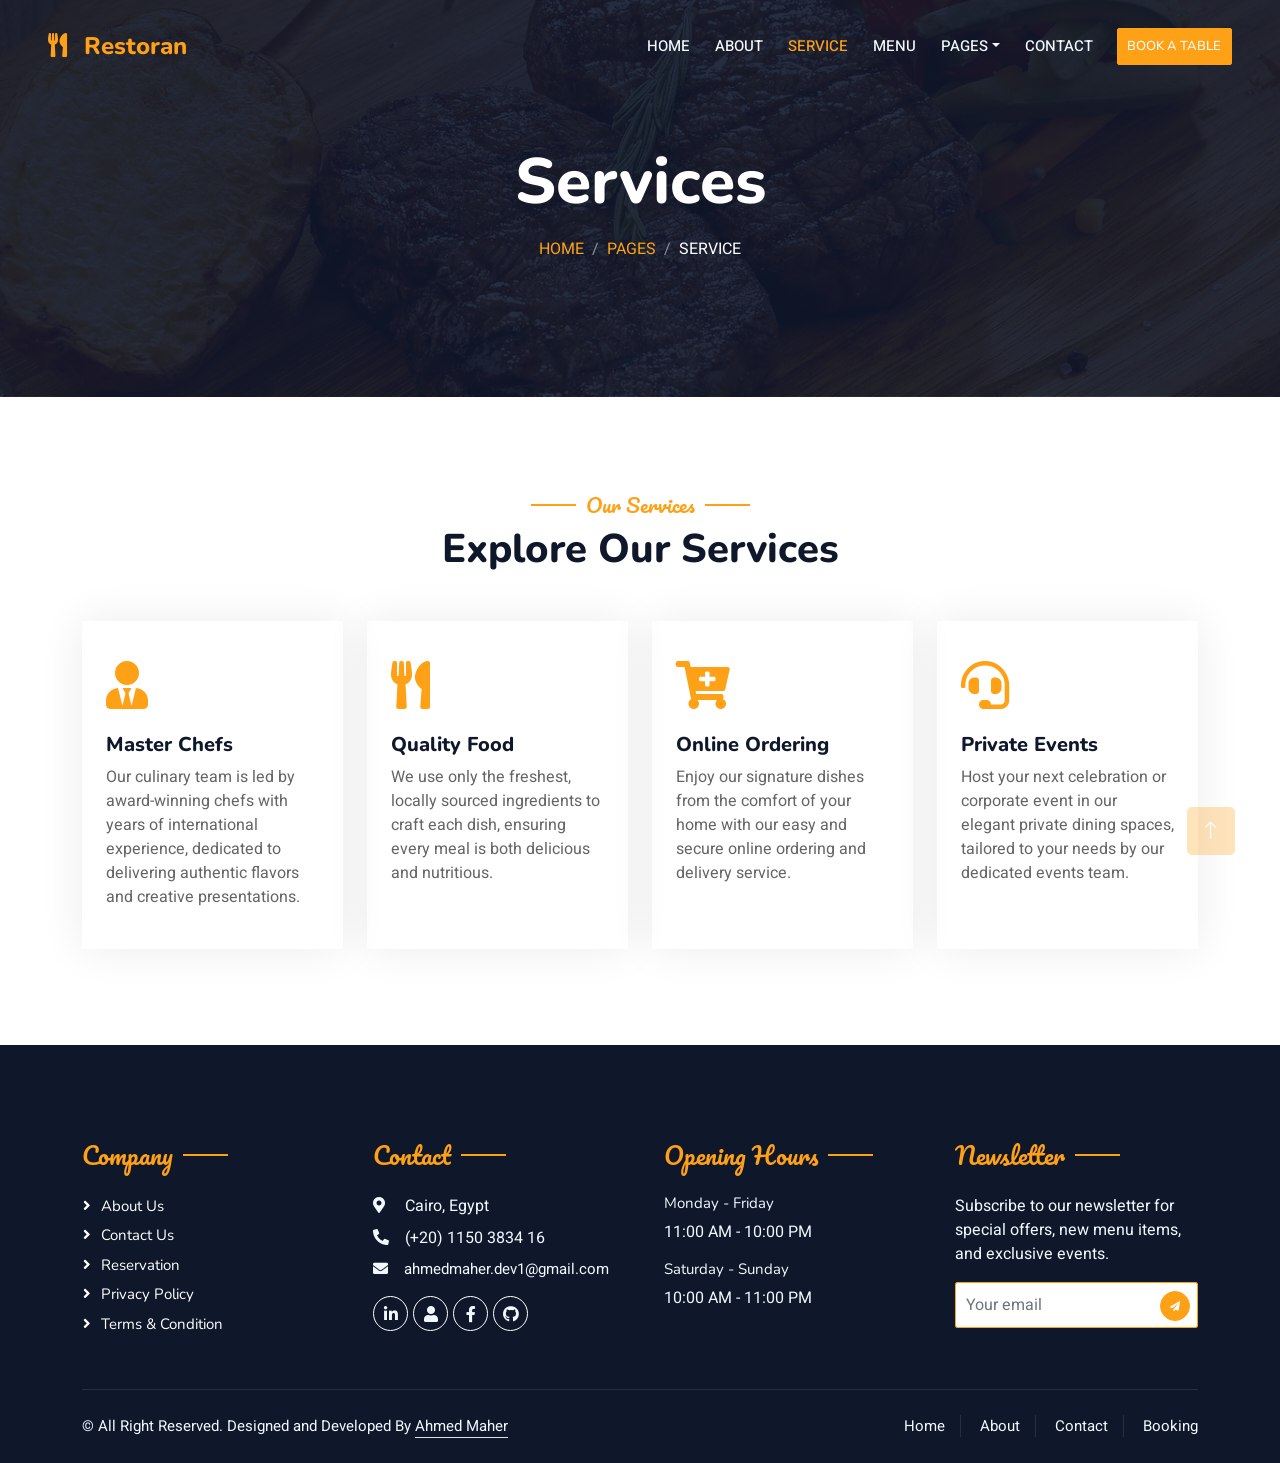
<file: service.html>
<!DOCTYPE html>
<html lang="en">
    <head>
        <!-- Title and Favicon -->
        <title>Restoran | Restaurant Website Template</title>
        <link href="img/hero.png" rel="icon" />

        <!-- Standard Meta Tags -->
        <meta charset="UTF-8" />
        <meta name="viewport" content="width=device-width, initial-scale=1.0" />
        <meta name="title" content="Restoran | Responsive Restaurant Website Template" />
        <meta name="description" content="Restoran is a modern, responsive website template built for restaurants. It features a categorized food menu, animated sections, reservation system, contact forms, and Google Maps integration." />
        <meta name="keywords" content="restaurant website, responsive template, bootstrap 5, food menu, reservations, contact form, team profiles, jQuery, HTML5, CSS3, modern restaurant design" />
        <meta name="author" content="Ahmed Maher Algohary" />

        <!-- Open Graph (Facebook / LinkedIn) -->
        <meta property="og:type" content="website" />
        <meta property="og:url" content="https://ahmed-maher77.github.io/Restoran___restaurant-website-template/" />
        <meta property="og:title" content="Restoran | Responsive Restaurant Website Template" />
        <meta property="og:description" content="Explore Restoran - a professional and modern restaurant web template with reservation features, contact forms, food menu, and chef profiles." />
        <meta property="og:image" content="img/hero.png" />

        <!-- Twitter Meta -->
        <meta name="twitter:card" content="summary_large_image" />
        <meta name="twitter:url" content="https://ahmed-maher77.github.io/Restoran___restaurant-website-template/" />
        <meta name="twitter:title" content="Restoran | Responsive Restaurant Website Template" />
        <meta name="twitter:description" content="A feature-rich and modern restaurant website template with reservations, contact forms, and team profiles." />
        <meta name="twitter:image" content="img/hero.png" />

        <!-- Google Web Fonts -->
        <link rel="preconnect" href="https://fonts.googleapis.com" />
        <link rel="preconnect" href="https://fonts.gstatic.com" crossorigin />
        <link
            href="https://fonts.googleapis.com/css2?family=Heebo:wght@400;500;600&family=Nunito:wght@600;700;800&family=Pacifico&display=swap"
            rel="stylesheet"
        />

        <!-- Icon Font Stylesheet -->
        <link
            href="https://cdnjs.cloudflare.com/ajax/libs/font-awesome/5.10.0/css/all.min.css"
            rel="stylesheet"
        />
        <link
            href="https://cdn.jsdelivr.net/npm/bootstrap-icons@1.4.1/font/bootstrap-icons.css"
            rel="stylesheet"
        />

        <!-- Libraries Stylesheet -->
        <link href="lib/animate/animate.min.css" rel="stylesheet" />
        <link
            href="lib/owlcarousel/assets/owl.carousel.min.css"
            rel="stylesheet"
        />
        <link
            href="lib/tempusdominus/css/tempusdominus-bootstrap-4.min.css"
            rel="stylesheet"
        />

        <!-- Customized Bootstrap Stylesheet -->
        <link href="css/bootstrap.min.css" rel="stylesheet" />

        <!-- Template Stylesheet -->
        <link href="css/style.css" rel="stylesheet" />
    </head>

    <body>
        <div class="container-xxl bg-white p-0">
            <!-- Spinner Start -->
            <div
                id="spinner"
                class="show bg-white position-fixed translate-middle w-100 vh-100 top-50 start-50 d-flex align-items-center justify-content-center"
            >
                <div
                    class="spinner-border text-primary"
                    style="width: 3rem; height: 3rem"
                    role="status"
                >
                    <span class="sr-only">Loading...</span>
                </div>
            </div>
            <!-- Spinner End -->

            <!-- Navbar & Hero Start -->
            <div class="container-xxl position-relative p-0">
                <nav
                    class="navbar navbar-expand-lg navbar-dark bg-dark px-4 px-lg-5 py-3 py-lg-0"
                >
                    <a href="" class="navbar-brand p-0">
                        <h1 class="text-primary m-0" style="font-size: 1.5rem">
                            <i class="fa fa-utensils me-3"></i>Restoran
                        </h1>
                    </a>
                    <button
                        class="navbar-toggler"
                        type="button"
                        data-bs-toggle="collapse"
                        data-bs-target="#navbarCollapse"
                    >
                        <span class="fa fa-bars"></span>
                    </button>
                    <div class="collapse navbar-collapse" id="navbarCollapse">
                        <div class="navbar-nav ms-auto py-0 pe-4">
                            <a href="index.html" class="nav-item nav-link"
                                >Home</a
                            >
                            <a href="about.html" class="nav-item nav-link"
                                >About</a
                            >
                            <a
                                href="service.html"
                                class="nav-item nav-link active"
                                >Service</a
                            >
                            <a href="menu.html" class="nav-item nav-link"
                                >Menu</a
                            >
                            <div class="nav-item dropdown">
                                <a
                                    href="#"
                                    class="nav-link dropdown-toggle"
                                    data-bs-toggle="dropdown"
                                    >Pages</a
                                >
                                <div class="dropdown-menu m-0">
                                    <a href="booking.html" class="dropdown-item"
                                        >Booking</a
                                    >
                                    <a href="team.html" class="dropdown-item"
                                        >Our Team</a
                                    >
                                    <a
                                        href="testimonial.html"
                                        class="dropdown-item"
                                        >Testimonial</a
                                    >
                                </div>
                            </div>
                            <a href="contact.html" class="nav-item nav-link"
                                >Contact</a
                            >
                        </div>
                        <a href="./booking.html" class="btn btn-primary py-2" style="font-size: 13px; padding-inline: 0.6rem;"
                            >Book A Table</a
                        >
                    </div>
                </nav>

                <div class="container-xxl py-5 bg-dark hero-header mb-5">
                    <div class="container text-center my-5 pt-5 pb-4">
                        <h1
                            class="display-3 text-white mb-3 animated slideInDown"
                        >
                            Services
                        </h1>
                        <nav aria-label="breadcrumb">
                            <ol
                                class="breadcrumb justify-content-center text-uppercase"
                            >
                                <li class="breadcrumb-item">
                                    <a href="./index.html">Home</a>
                                </li>
                                <li class="breadcrumb-item" onclick="event.preventDefault()">
                                    <a href="">Pages</a>
                                </li>
                                <li
                                    class="breadcrumb-item text-white active"
                                    aria-current="page"
                                >
                                    Service
                                </li>
                            </ol>
                        </nav>
                    </div>
                </div>
            </div>
            <!-- Navbar & Hero End -->

            <!-- Service Start -->
            <div class="container-xxl py-5">
                <div class="container">
                    <div class="text-center wow fadeInUp" data-wow-delay="0.1s">
                        <h5
                            class="section-title ff-secondary text-center text-primary fw-normal"
                        >
                            Our Services
                        </h5>
                        <h1 class="mb-5">Explore Our Services</h1>
                    </div>
                    <div class="row g-4">
                        <div
                            class="col-lg-3 col-sm-6 wow fadeInUp"
                            data-wow-delay="0.1s"
                        >
                            <div class="service-item rounded pt-3">
                                <div class="p-4">
                                    <i
                                        class="fa fa-3x fa-user-tie text-primary mb-4"
                                    ></i>
                                    <h5>Master Chefs</h5>
                                    <p>
                                        Our culinary team is led by
                                        award-winning chefs with years of
                                        international experience, dedicated to
                                        delivering authentic flavors and
                                        creative presentations.
                                    </p>
                                </div>
                            </div>
                        </div>
                        <div
                            class="col-lg-3 col-sm-6 wow fadeInUp"
                            data-wow-delay="0.3s"
                        >
                            <div class="service-item rounded pt-3">
                                <div class="p-4">
                                    <i
                                        class="fa fa-3x fa-utensils text-primary mb-4"
                                    ></i>
                                    <h5>Quality Food</h5>
                                    <p>
                                        We use only the freshest, locally
                                        sourced ingredients to craft each dish,
                                        ensuring every meal is both delicious
                                        and nutritious.
                                    </p>
                                </div>
                            </div>
                        </div>
                        <div
                            class="col-lg-3 col-sm-6 wow fadeInUp"
                            data-wow-delay="0.5s"
                        >
                            <div class="service-item rounded pt-3">
                                <div class="p-4">
                                    <i
                                        class="fa fa-3x fa-cart-plus text-primary mb-4"
                                    ></i>
                                    <h5>Online Ordering</h5>
                                    <p>
                                        Enjoy our signature dishes from the
                                        comfort of your home with our easy and
                                        secure online ordering and delivery
                                        service.
                                    </p>
                                </div>
                            </div>
                        </div>
                        <div
                            class="col-lg-3 col-sm-6 wow fadeInUp"
                            data-wow-delay="0.7s"
                        >
                            <div class="service-item rounded pt-3">
                                <div class="p-4">
                                    <i
                                        class="fa fa-3x fa-headset text-primary mb-4"
                                    ></i>
                                    <h5>Private Events</h5>
                                    <p>
                                        Host your next celebration or corporate
                                        event in our elegant private dining
                                        spaces, tailored to your needs by our
                                        dedicated events team.
                                    </p>
                                </div>
                            </div>
                        </div>
                    </div>
                </div>
            </div>
            <!-- Service End -->

            <!-- Footer Start -->
            <div
                class="container-fluid bg-dark text-light footer pt-5 mt-5 wow fadeIn"
                data-wow-delay="0.1s"
            >
                <div class="container py-5">
                    <div class="row g-5">
                        <div class="col-lg-3 col-md-6">
                            <h4
                                class="section-title ff-secondary text-start text-primary fw-normal mb-4"
                            >
                                Company
                            </h4>
                            <a class="btn btn-link" href="./about.html"
                                >About Us</a
                            >
                            <a class="btn btn-link" href="./contact.html"
                                >Contact Us</a
                            >
                            <a class="btn btn-link" href="./booking.html"
                                >Reservation</a
                            >
                            <a
                                class="btn btn-link"
                                href="https://ahmedmaher-portfolio.vercel.app/"
                                target="_blank"
                                >Privacy Policy</a
                            >
                            <a
                                class="btn btn-link"
                                href="https://ahmedmaher-portfolio.vercel.app/"
                                target="_blank"
                                >Terms & Condition</a
                            >
                        </div>
                        <div class="col-lg-3 col-md-6">
                            <h4
                                class="section-title ff-secondary text-start text-primary fw-normal mb-4"
                            >
                                Contact
                            </h4>
                            <p class="mb-2">
                                <i class="fa fa-map-marker-alt me-3"></i> Cairo,
                                Egypt
                            </p>
                            <p class="mb-2">
                                <i class="fa fa-phone-alt me-3"></i>(+20) 1150
                                3834 16
                            </p>
                            <p class="mb-2" style="font-size: 15px">
                                <i class="fa fa-envelope me-3"></i
                                >ahmedmaher.dev1@gmail.com
                            </p>
                            <div class="d-flex pt-2">
                                <a
                                    class="btn btn-outline-light btn-social"
                                    href="https://www.linkedin.com/in/ahmed-maher-algohary"
                                    target="_blank"
                                    ><i class="fab fa-linkedin-in"></i
                                ></a>
                                <a
                                    class="btn btn-outline-light btn-social"
                                    href="https://ahmedmaher-portfolio.vercel.app/"
                                    target="_blank"
                                    ><i class="fas fa-user"></i
                                ></a>
                                <a
                                    class="btn btn-outline-light btn-social"
                                    href="https://web.facebook.com/profile.php?id=100012154268952"
                                    target="_blank"
                                    ><i class="fab fa-facebook-f"></i
                                ></a>
                                <a
                                    class="btn btn-outline-light btn-social"
                                    href="https://github.com/Ahmed-Maher77"
                                    target="_blank"
                                    ><i class="fab fa-github"></i
                                ></a>
                            </div>
                        </div>
                        <div class="col-lg-3 col-md-6">
                            <h4
                                class="section-title ff-secondary text-start text-primary fw-normal mb-4"
                            >
                                Opening Hours
                            </h4>
                            <h5
                                class="text-light fw-normal"
                                style="font-size: 15px"
                            >
                                Monday - Friday
                            </h5>
                            <p>11:00 AM - 10:00 PM</p>
                            <h5
                                class="text-light fw-normal"
                                style="font-size: 15px"
                            >
                                Saturday - Sunday
                            </h5>
                            <p>10:00 AM - 11:00 PM</p>
                        </div>
                        <div class="col-lg-3 col-md-6">
                            <h4
                                class="section-title ff-secondary text-start text-primary fw-normal mb-4"
                            >
                                Newsletter
                            </h4>
                            <p>
                                Subscribe to our newsletter for special offers,
                                new menu items, and exclusive events.
                            </p>
                            <div
                                class="position-relative mx-auto"
                                style="max-width: 400px"
                            >
                                <input
                                    class="form-control border-primary w-100"
                                    type="text"
                                    placeholder="Your email"
                                    style="padding: 10px; padding-right: 40px"
                                />
                                <div
                                    id="newsletter-error"
                                    class="invalid-feedback"
                                    style="display: block"
                                ></div>
                                <button
                                    type="button"
                                    id="subscribe-button"
                                    class="btn btn-primary py-2 position-absolute end-0 me-2 rounded-circle"
                                    style="
                                        font-size: 10px;
                                        top: 9px;
                                        width: 30px;
                                        height: 30px;
                                        display: flex;
                                        align-items: center;
                                        justify-content: center;
                                    "
                                >
                                    <i class="fa fa-paper-plane"></i>
                                </button>
                            </div>
                            <!-- Newsletter Success Modal -->
                            <div
                                class="modal fade"
                                id="newsletterSuccessModal"
                                tabindex="-1"
                                aria-labelledby="newsletterSuccessModalLabel"
                                aria-hidden="true"
                            >
                                <div class="modal-dialog">
                                    <div class="modal-content">
                                        <div class="modal-header">
                                            <h5
                                                class="modal-title"
                                                id="newsletterSuccessModalLabel"
                                            >
                                                Subscribed!
                                            </h5>
                                            <button
                                                type="button"
                                                class="btn-close"
                                                data-bs-dismiss="modal"
                                                aria-label="Close"
                                            ></button>
                                        </div>
                                        <div
                                            class="modal-body"
                                            style="color: #000"
                                        >
                                            Thank you for subscribing to our
                                            newsletter!
                                        </div>
                                        <div class="modal-footer">
                                            <button
                                                type="button"
                                                class="btn btn-primary"
                                                data-bs-dismiss="modal"
                                            >
                                                OK
                                            </button>
                                        </div>
                                    </div>
                                </div>
                            </div>
                        </div>
                    </div>
                </div>
                <div class="container">
                    <div class="copyright">
                        <div class="row">
                            <div
                                class="col-md-6 text-center text-md-start mb-3 mb-md-0"
                            >
                                &copy; All Right Reserved. Designed and
                                Developed By
                                <a
                                    class="border-bottom"
                                    href="https://ahmedmaher-portfolio.vercel.app/"
                                    title="Go to Ahmed Maher's Portfolio"
                                    >Ahmed Maher</a
                                >
                            </div>
                            <div class="col-md-6 text-center text-md-end">
                                <div class="footer-menu">
                                    <a href="index.html">Home</a>
                                    <a href="about.html">About</a>
                                    <a href="contact.html">Contact</a>
                                    <a href="booking.html">Booking</a>
                                </div>
                            </div>
                        </div>
                    </div>
                </div>
            </div>
            <!-- Footer End -->

            <!-- Back to Top -->
            <a
                href="#"
                class="btn btn-lg btn-primary btn-lg-square back-to-top rounded-3"
                ><i class="bi bi-arrow-up"></i
            ></a>
        </div>

        <!-- JavaScript Libraries -->
        <script src="https://code.jquery.com/jquery-3.4.1.min.js"></script>
        <script src="https://cdn.jsdelivr.net/npm/bootstrap@5.0.0/dist/js/bootstrap.bundle.min.js"></script>
        <script src="lib/wow/wow.min.js"></script>
        <script src="lib/easing/easing.min.js"></script>
        <script src="lib/waypoints/waypoints.min.js"></script>
        <script src="lib/counterup/counterup.min.js"></script>
        <script src="lib/owlcarousel/owl.carousel.min.js"></script>
        <script src="lib/tempusdominus/js/moment.min.js"></script>
        <script src="lib/tempusdominus/js/moment-timezone.min.js"></script>
        <script src="lib/tempusdominus/js/tempusdominus-bootstrap-4.min.js"></script>

        <!-- Template Javascript -->
        <script src="js/main.js"></script>
    </body>
</html>
</file>
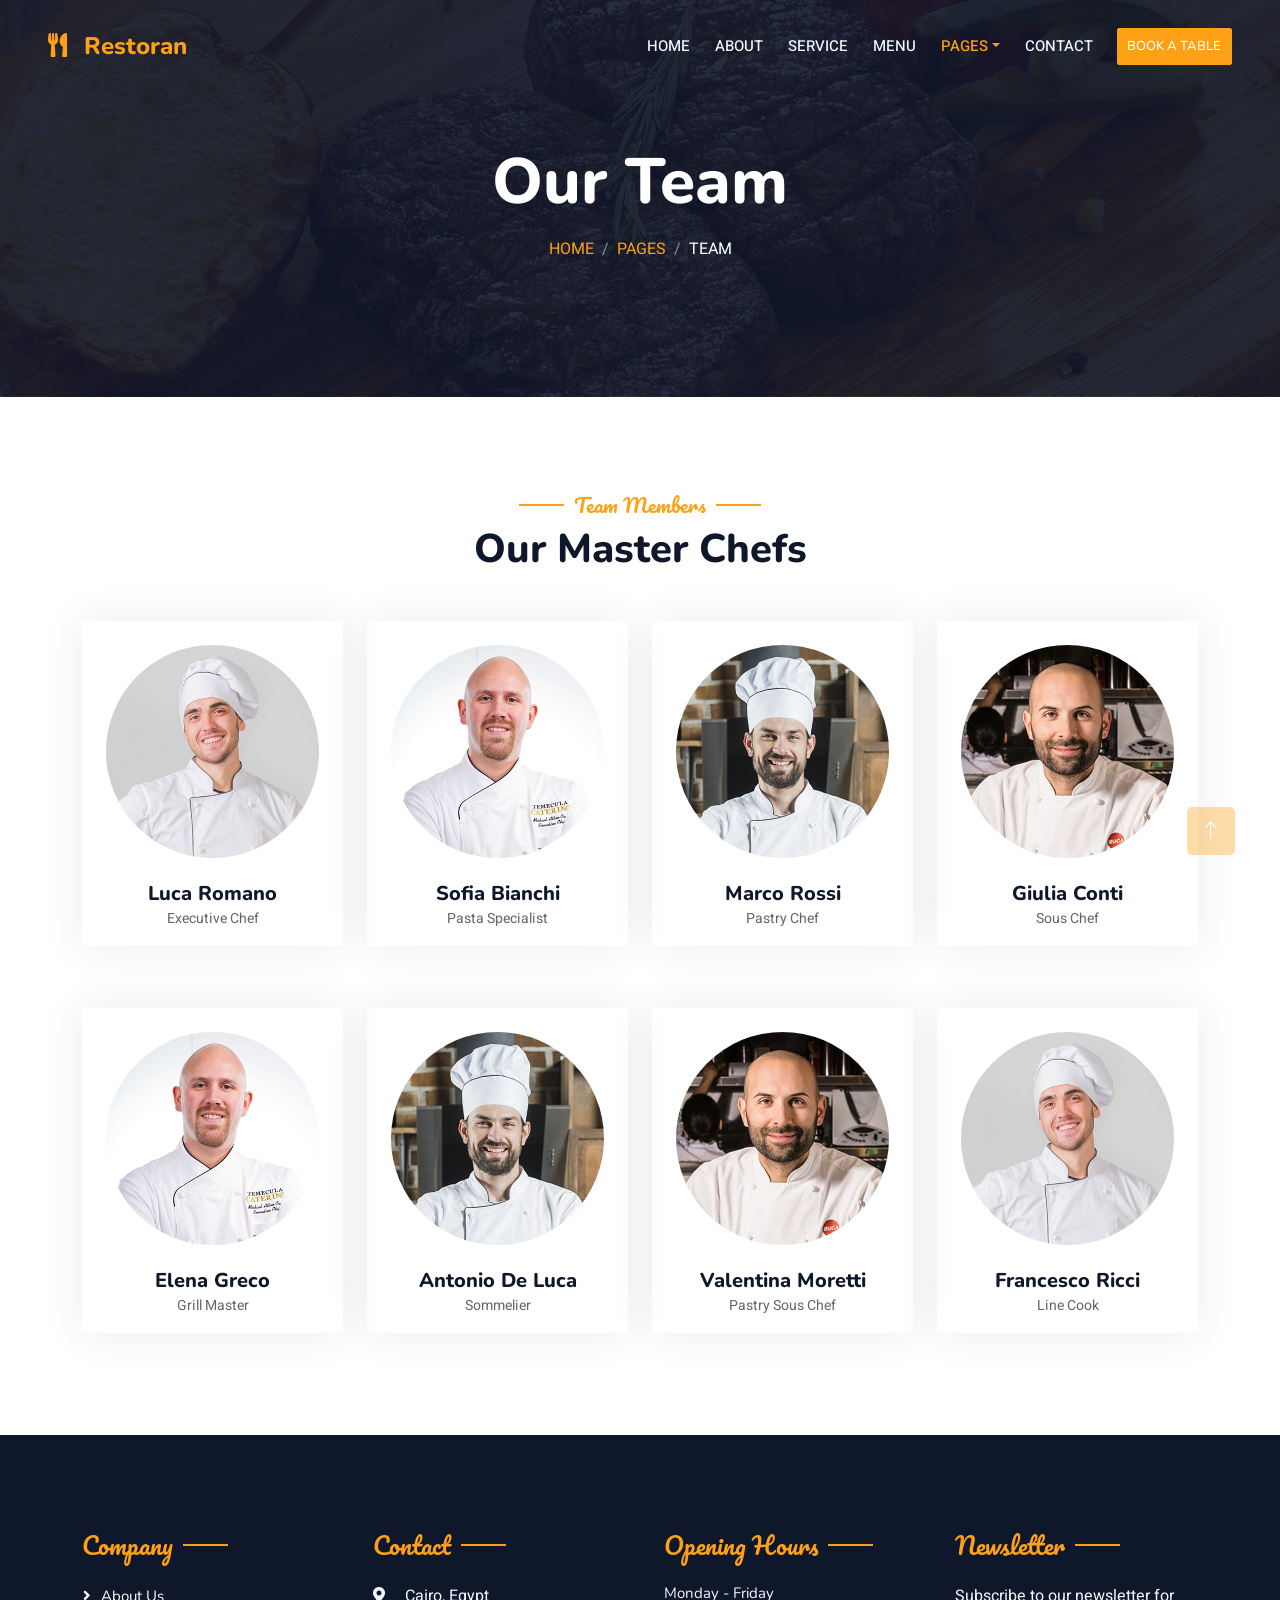
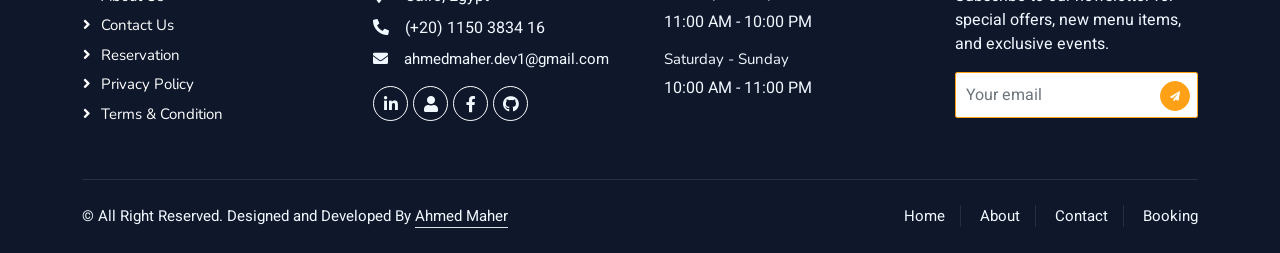
<file: team.html>
<!DOCTYPE html>
<html lang="en">
    <head>
        <!-- Title and Favicon -->
        <title>Restoran | Restaurant Website Template</title>
        <link href="img/hero.png" rel="icon" />

        <!-- Standard Meta Tags -->
        <meta charset="UTF-8" />
        <meta name="viewport" content="width=device-width, initial-scale=1.0" />
        <meta name="title" content="Restoran | Responsive Restaurant Website Template" />
        <meta name="description" content="Restoran is a modern, responsive website template built for restaurants. It features a categorized food menu, animated sections, reservation system, contact forms, and Google Maps integration." />
        <meta name="keywords" content="restaurant website, responsive template, bootstrap 5, food menu, reservations, contact form, team profiles, jQuery, HTML5, CSS3, modern restaurant design" />
        <meta name="author" content="Ahmed Maher Algohary" />

        <!-- Open Graph (Facebook / LinkedIn) -->
        <meta property="og:type" content="website" />
        <meta property="og:url" content="https://ahmed-maher77.github.io/Restoran___restaurant-website-template/" />
        <meta property="og:title" content="Restoran | Responsive Restaurant Website Template" />
        <meta property="og:description" content="Explore Restoran - a professional and modern restaurant web template with reservation features, contact forms, food menu, and chef profiles." />
        <meta property="og:image" content="img/hero.png" />

        <!-- Twitter Meta -->
        <meta name="twitter:card" content="summary_large_image" />
        <meta name="twitter:url" content="https://ahmed-maher77.github.io/Restoran___restaurant-website-template/" />
        <meta name="twitter:title" content="Restoran | Responsive Restaurant Website Template" />
        <meta name="twitter:description" content="A feature-rich and modern restaurant website template with reservations, contact forms, and team profiles." />
        <meta name="twitter:image" content="img/hero.png" />

        <!-- Google Web Fonts -->
        <link rel="preconnect" href="https://fonts.googleapis.com" />
        <link rel="preconnect" href="https://fonts.gstatic.com" crossorigin />
        <link
            href="https://fonts.googleapis.com/css2?family=Heebo:wght@400;500;600&family=Nunito:wght@600;700;800&family=Pacifico&display=swap"
            rel="stylesheet"
        />

        <!-- Icon Font Stylesheet -->
        <link
            href="https://cdnjs.cloudflare.com/ajax/libs/font-awesome/5.10.0/css/all.min.css"
            rel="stylesheet"
        />
        <link
            href="https://cdn.jsdelivr.net/npm/bootstrap-icons@1.4.1/font/bootstrap-icons.css"
            rel="stylesheet"
        />

        <!-- Libraries Stylesheet -->
        <link href="lib/animate/animate.min.css" rel="stylesheet" />
        <link
            href="lib/owlcarousel/assets/owl.carousel.min.css"
            rel="stylesheet"
        />
        <link
            href="lib/tempusdominus/css/tempusdominus-bootstrap-4.min.css"
            rel="stylesheet"
        />

        <!-- Customized Bootstrap Stylesheet -->
        <link href="css/bootstrap.min.css" rel="stylesheet" />

        <!-- Template Stylesheet -->
        <link href="css/style.css" rel="stylesheet" />
    </head>

    <body>
        <div class="container-xxl bg-white p-0">
            <!-- Spinner Start -->
            <div
                id="spinner"
                class="show bg-white position-fixed translate-middle w-100 vh-100 top-50 start-50 d-flex align-items-center justify-content-center"
            >
                <div
                    class="spinner-border text-primary"
                    style="width: 3rem; height: 3rem"
                    role="status"
                >
                    <span class="sr-only">Loading...</span>
                </div>
            </div>
            <!-- Spinner End -->

            <!-- Navbar & Hero Start -->
            <div class="container-xxl position-relative p-0">
                <nav
                    class="navbar navbar-expand-lg navbar-dark bg-dark px-4 px-lg-5 py-3 py-lg-0"
                >
                    <a href="" class="navbar-brand p-0">
                        <h1 class="text-primary m-0" style="font-size: 1.5rem">
                            <i class="fa fa-utensils me-3"></i>Restoran
                        </h1>
                    </a>
                    <button
                        class="navbar-toggler"
                        type="button"
                        data-bs-toggle="collapse"
                        data-bs-target="#navbarCollapse"
                    >
                        <span class="fa fa-bars"></span>
                    </button>
                    <div class="collapse navbar-collapse" id="navbarCollapse">
                        <div class="navbar-nav ms-auto py-0 pe-4">
                            <a href="index.html" class="nav-item nav-link"
                                >Home</a
                            >
                            <a href="about.html" class="nav-item nav-link"
                                >About</a
                            >
                            <a href="service.html" class="nav-item nav-link"
                                >Service</a
                            >
                            <a href="menu.html" class="nav-item nav-link"
                                >Menu</a
                            >
                            <div class="nav-item dropdown">
                                <a
                                    href="#"
                                    class="nav-link dropdown-toggle active"
                                    data-bs-toggle="dropdown"
                                    >Pages</a
                                >
                                <div class="dropdown-menu m-0">
                                    <a href="booking.html" class="dropdown-item"
                                        >Booking</a
                                    >
                                    <a
                                        href="team.html"
                                        class="dropdown-item active"
                                        >Our Team</a
                                    >
                                    <a
                                        href="testimonial.html"
                                        class="dropdown-item"
                                        >Testimonial</a
                                    >
                                </div>
                            </div>
                            <a href="contact.html" class="nav-item nav-link"
                                >Contact</a
                            >
                        </div>
                        <a
                            href="./booking.html"
                            class="btn btn-primary py-2"
                            style="font-size: 13px; padding-inline: 0.6rem"
                            >Book A Table</a
                        >
                    </div>
                </nav>

                <div class="container-xxl py-5 bg-dark hero-header mb-5">
                    <div class="container text-center my-5 pt-5 pb-4">
                        <h1
                            class="display-3 text-white mb-3 animated slideInDown"
                        >
                            Our Team
                        </h1>
                        <nav aria-label="breadcrumb">
                            <ol
                                class="breadcrumb justify-content-center text-uppercase"
                            >
                                <li class="breadcrumb-item">
                                    <a href="./index.html">Home</a>
                                </li>
                                <li
                                    class="breadcrumb-item"
                                    onclick="event.preventDefault()"
                                >
                                    <a href="">Pages</a>
                                </li>
                                <li
                                    class="breadcrumb-item text-white active"
                                    aria-current="page"
                                >
                                    Team
                                </li>
                            </ol>
                        </nav>
                    </div>
                </div>
            </div>
            <!-- Navbar & Hero End -->

            <!-- Team Start -->
            <div class="container-xxl pt-5 pb-3">
                <div class="container">
                    <div class="text-center wow fadeInUp" data-wow-delay="0.1s">
                        <h5
                            class="section-title ff-secondary text-center text-primary fw-normal"
                        >
                            Team Members
                        </h5>
                        <h1 class="mb-5">Our Master Chefs</h1>
                    </div>
                    <div class="row g-4">
                        <div
                            class="col-lg-3 col-md-6 wow fadeInUp"
                            data-wow-delay="0.1s"
                        >
                            <div
                                class="team-item text-center rounded overflow-hidden"
                            >
                                <div class="rounded-circle overflow-hidden m-4">
                                    <img
                                        class="img-fluid"
                                        src="img/team-1.jpg"
                                        alt=""
                                    />
                                </div>
                                <h5 class="mb-0">Luca Romano</h5>
                                <small>Executive Chef</small>
                                <div class="d-flex justify-content-center mt-3">
                                    <a
                                        class="btn btn-square btn-primary mx-1"
                                        href="https://www.linkedin.com/in/ahmed-maher-algohary"
                                        target="_blank"
                                        ><i class="fab fa-linkedin-in"></i
                                    ></a>
                                    <a
                                        class="btn btn-square btn-primary mx-1"
                                        href="https://ahmedmaher-portfolio.vercel.app/"
                                        target="_blank"
                                        ><i class="fas fa-user"></i
                                    ></a>
                                    <a
                                        class="btn btn-square btn-primary mx-1"
                                        href="https://web.facebook.com/profile.php?id=100012154268952"
                                        target="_blank"
                                        ><i class="fab fa-facebook-f"></i
                                    ></a>
                                    <a
                                        class="btn btn-square btn-primary mx-1"
                                        href="https://github.com/Ahmed-Maher77"
                                        target="_blank"
                                        ><i class="fab fa-github"></i
                                    ></a>
                                </div>
                            </div>
                        </div>
                        <div
                            class="col-lg-3 col-md-6 wow fadeInUp"
                            data-wow-delay="0.3s"
                        >
                            <div
                                class="team-item text-center rounded overflow-hidden"
                            >
                                <div class="rounded-circle overflow-hidden m-4">
                                    <img
                                        class="img-fluid"
                                        src="img/team-2.jpg"
                                        alt=""
                                    />
                                </div>
                                <h5 class="mb-0">Sofia Bianchi</h5>
                                <small>Pasta Specialist</small>
                                <div class="d-flex justify-content-center mt-3">
                                    <a
                                        class="btn btn-square btn-primary mx-1"
                                        href="https://www.linkedin.com/in/ahmed-maher-algohary"
                                        target="_blank"
                                        ><i class="fab fa-linkedin-in"></i
                                    ></a>
                                    <a
                                        class="btn btn-square btn-primary mx-1"
                                        href="https://ahmedmaher-portfolio.vercel.app/"
                                        target="_blank"
                                        ><i class="fas fa-user"></i
                                    ></a>
                                    <a
                                        class="btn btn-square btn-primary mx-1"
                                        href="https://web.facebook.com/profile.php?id=100012154268952"
                                        target="_blank"
                                        ><i class="fab fa-facebook-f"></i
                                    ></a>
                                    <a
                                        class="btn btn-square btn-primary mx-1"
                                        href="https://github.com/Ahmed-Maher77"
                                        target="_blank"
                                        ><i class="fab fa-github"></i
                                    ></a>
                                </div>
                            </div>
                        </div>
                        <div
                            class="col-lg-3 col-md-6 wow fadeInUp"
                            data-wow-delay="0.5s"
                        >
                            <div
                                class="team-item text-center rounded overflow-hidden"
                            >
                                <div class="rounded-circle overflow-hidden m-4">
                                    <img
                                        class="img-fluid"
                                        src="img/team-3.jpg"
                                        alt=""
                                    />
                                </div>
                                <h5 class="mb-0">Marco Rossi</h5>
                                <small>Pastry Chef</small>
                                <div class="d-flex justify-content-center mt-3">
                                    <a
                                        class="btn btn-square btn-primary mx-1"
                                        href="https://www.linkedin.com/in/ahmed-maher-algohary"
                                        target="_blank"
                                        ><i class="fab fa-linkedin-in"></i
                                    ></a>
                                    <a
                                        class="btn btn-square btn-primary mx-1"
                                        href="https://ahmedmaher-portfolio.vercel.app/"
                                        target="_blank"
                                        ><i class="fas fa-user"></i
                                    ></a>
                                    <a
                                        class="btn btn-square btn-primary mx-1"
                                        href="https://web.facebook.com/profile.php?id=100012154268952"
                                        target="_blank"
                                        ><i class="fab fa-facebook-f"></i
                                    ></a>
                                    <a
                                        class="btn btn-square btn-primary mx-1"
                                        href="https://github.com/Ahmed-Maher77"
                                        target="_blank"
                                        ><i class="fab fa-github"></i
                                    ></a>
                                </div>
                            </div>
                        </div>
                        <div
                            class="col-lg-3 col-md-6 wow fadeInUp"
                            data-wow-delay="0.7s"
                        >
                            <div
                                class="team-item text-center rounded overflow-hidden"
                            >
                                <div class="rounded-circle overflow-hidden m-4">
                                    <img
                                        class="img-fluid"
                                        src="img/team-4.jpg"
                                        alt=""
                                    />
                                </div>
                                <h5 class="mb-0">Giulia Conti</h5>
                                <small>Sous Chef</small>
                                <div class="d-flex justify-content-center mt-3">
                                    <a
                                        class="btn btn-square btn-primary mx-1"
                                        href="https://www.linkedin.com/in/ahmed-maher-algohary"
                                        target="_blank"
                                        ><i class="fab fa-linkedin-in"></i
                                    ></a>
                                    <a
                                        class="btn btn-square btn-primary mx-1"
                                        href="https://ahmedmaher-portfolio.vercel.app/"
                                        target="_blank"
                                        ><i class="fas fa-user"></i
                                    ></a>
                                    <a
                                        class="btn btn-square btn-primary mx-1"
                                        href="https://web.facebook.com/profile.php?id=100012154268952"
                                        target="_blank"
                                        ><i class="fab fa-facebook-f"></i
                                    ></a>
                                    <a
                                        class="btn btn-square btn-primary mx-1"
                                        href="https://github.com/Ahmed-Maher77"
                                        target="_blank"
                                        ><i class="fab fa-github"></i
                                    ></a>
                                </div>
                            </div>
                        </div>
                        <div
                            class="col-lg-3 col-md-6 wow fadeInUp"
                            data-wow-delay="0.1s"
                        >
                            <div
                                class="team-item text-center rounded overflow-hidden"
                            >
                                <div class="rounded-circle overflow-hidden m-4">
                                    <img
                                        class="img-fluid"
                                        src="img/team-2.jpg"
                                        alt=""
                                    />
                                </div>
                                <h5 class="mb-0">Elena Greco</h5>
                                <small>Grill Master</small>
                                <div class="d-flex justify-content-center mt-3">
                                    <a
                                        class="btn btn-square btn-primary mx-1"
                                        href="https://www.linkedin.com/in/ahmed-maher-algohary"
                                        target="_blank"
                                        ><i class="fab fa-linkedin-in"></i
                                    ></a>
                                    <a
                                        class="btn btn-square btn-primary mx-1"
                                        href="https://ahmedmaher-portfolio.vercel.app/"
                                        target="_blank"
                                        ><i class="fas fa-user"></i
                                    ></a>
                                    <a
                                        class="btn btn-square btn-primary mx-1"
                                        href="https://web.facebook.com/profile.php?id=100012154268952"
                                        target="_blank"
                                        ><i class="fab fa-facebook-f"></i
                                    ></a>
                                    <a
                                        class="btn btn-square btn-primary mx-1"
                                        href="https://github.com/Ahmed-Maher77"
                                        target="_blank"
                                        ><i class="fab fa-github"></i
                                    ></a>
                                </div>
                            </div>
                        </div>
                        <div
                            class="col-lg-3 col-md-6 wow fadeInUp"
                            data-wow-delay="0.3s"
                        >
                            <div
                                class="team-item text-center rounded overflow-hidden"
                            >
                                <div class="rounded-circle overflow-hidden m-4">
                                    <img
                                        class="img-fluid"
                                        src="img/team-3.jpg"
                                        alt=""
                                    />
                                </div>
                                <h5 class="mb-0">Antonio De Luca</h5>
                                <small>Sommelier</small>
                                <div class="d-flex justify-content-center mt-3">
                                    <a
                                        class="btn btn-square btn-primary mx-1"
                                        href="https://www.linkedin.com/in/ahmed-maher-algohary"
                                        target="_blank"
                                        ><i class="fab fa-linkedin-in"></i
                                    ></a>
                                    <a
                                        class="btn btn-square btn-primary mx-1"
                                        href="https://ahmedmaher-portfolio.vercel.app/"
                                        target="_blank"
                                        ><i class="fas fa-user"></i
                                    ></a>
                                    <a
                                        class="btn btn-square btn-primary mx-1"
                                        href="https://web.facebook.com/profile.php?id=100012154268952"
                                        target="_blank"
                                        ><i class="fab fa-facebook-f"></i
                                    ></a>
                                    <a
                                        class="btn btn-square btn-primary mx-1"
                                        href="https://github.com/Ahmed-Maher77"
                                        target="_blank"
                                        ><i class="fab fa-github"></i
                                    ></a>
                                </div>
                            </div>
                        </div>
                        <div
                            class="col-lg-3 col-md-6 wow fadeInUp"
                            data-wow-delay="0.5s"
                        >
                            <div
                                class="team-item text-center rounded overflow-hidden"
                            >
                                <div class="rounded-circle overflow-hidden m-4">
                                    <img
                                        class="img-fluid"
                                        src="img/team-4.jpg"
                                        alt=""
                                    />
                                </div>
                                <h5 class="mb-0">Valentina Moretti</h5>
                                <small>Pastry Sous Chef</small>
                                <div class="d-flex justify-content-center mt-3">
                                    <a
                                        class="btn btn-square btn-primary mx-1"
                                        href="https://www.linkedin.com/in/ahmed-maher-algohary"
                                        target="_blank"
                                        ><i class="fab fa-linkedin-in"></i
                                    ></a>
                                    <a
                                        class="btn btn-square btn-primary mx-1"
                                        href="https://ahmedmaher-portfolio.vercel.app/"
                                        target="_blank"
                                        ><i class="fas fa-user"></i
                                    ></a>
                                    <a
                                        class="btn btn-square btn-primary mx-1"
                                        href="https://web.facebook.com/profile.php?id=100012154268952"
                                        target="_blank"
                                        ><i class="fab fa-facebook-f"></i
                                    ></a>
                                    <a
                                        class="btn btn-square btn-primary mx-1"
                                        href="https://github.com/Ahmed-Maher77"
                                        target="_blank"
                                        ><i class="fab fa-github"></i
                                    ></a>
                                </div>
                            </div>
                        </div>
                        <div
                            class="col-lg-3 col-md-6 wow fadeInUp"
                            data-wow-delay="0.7s"
                        >
                            <div
                                class="team-item text-center rounded overflow-hidden"
                            >
                                <div class="rounded-circle overflow-hidden m-4">
                                    <img
                                        class="img-fluid"
                                        src="img/team-1.jpg"
                                        alt=""
                                    />
                                </div>
                                <h5 class="mb-0">Francesco Ricci</h5>
                                <small>Line Cook</small>
                                <div class="d-flex justify-content-center mt-3">
                                    <a
                                        class="btn btn-square btn-primary mx-1"
                                        href="https://www.linkedin.com/in/ahmed-maher-algohary"
                                        target="_blank"
                                        ><i class="fab fa-linkedin-in"></i
                                    ></a>
                                    <a
                                        class="btn btn-square btn-primary mx-1"
                                        href="https://ahmedmaher-portfolio.vercel.app/"
                                        target="_blank"
                                        ><i class="fas fa-user"></i
                                    ></a>
                                    <a
                                        class="btn btn-square btn-primary mx-1"
                                        href="https://web.facebook.com/profile.php?id=100012154268952"
                                        target="_blank"
                                        ><i class="fab fa-facebook-f"></i
                                    ></a>
                                    <a
                                        class="btn btn-square btn-primary mx-1"
                                        href="https://github.com/Ahmed-Maher77"
                                        target="_blank"
                                        ><i class="fab fa-github"></i
                                    ></a>
                                </div>
                            </div>
                        </div>
                    </div>
                </div>
            </div>
            <!-- Team End -->

            <!-- Footer Start -->
            <div
                class="container-fluid bg-dark text-light footer pt-5 mt-5 wow fadeIn"
                data-wow-delay="0.1s"
            >
                <div class="container py-5">
                    <div class="row g-5">
                        <div class="col-lg-3 col-md-6">
                            <h4
                                class="section-title ff-secondary text-start text-primary fw-normal mb-4"
                            >
                                Company
                            </h4>
                            <a class="btn btn-link" href="./about.html"
                                >About Us</a
                            >
                            <a class="btn btn-link" href="./contact.html"
                                >Contact Us</a
                            >
                            <a class="btn btn-link" href="./booking.html"
                                >Reservation</a
                            >
                            <a
                                class="btn btn-link"
                                href="https://ahmedmaher-portfolio.vercel.app/"
                                target="_blank"
                                >Privacy Policy</a
                            >
                            <a
                                class="btn btn-link"
                                href="https://ahmedmaher-portfolio.vercel.app/"
                                target="_blank"
                                >Terms & Condition</a
                            >
                        </div>
                        <div class="col-lg-3 col-md-6">
                            <h4
                                class="section-title ff-secondary text-start text-primary fw-normal mb-4"
                            >
                                Contact
                            </h4>
                            <p class="mb-2">
                                <i class="fa fa-map-marker-alt me-3"></i> Cairo,
                                Egypt
                            </p>
                            <p class="mb-2">
                                <i class="fa fa-phone-alt me-3"></i>(+20) 1150
                                3834 16
                            </p>
                            <p class="mb-2" style="font-size: 15px">
                                <i class="fa fa-envelope me-3"></i
                                >ahmedmaher.dev1@gmail.com
                            </p>
                            <div class="d-flex pt-2">
                                <a
                                    class="btn btn-outline-light btn-social"
                                    href="https://www.linkedin.com/in/ahmed-maher-algohary"
                                    target="_blank"
                                    ><i class="fab fa-linkedin-in"></i
                                ></a>
                                <a
                                    class="btn btn-outline-light btn-social"
                                    href="https://ahmedmaher-portfolio.vercel.app/"
                                    target="_blank"
                                    ><i class="fas fa-user"></i
                                ></a>
                                <a
                                    class="btn btn-outline-light btn-social"
                                    href="https://web.facebook.com/profile.php?id=100012154268952"
                                    target="_blank"
                                    ><i class="fab fa-facebook-f"></i
                                ></a>
                                <a
                                    class="btn btn-outline-light btn-social"
                                    href="https://github.com/Ahmed-Maher77"
                                    target="_blank"
                                    ><i class="fab fa-github"></i
                                ></a>
                            </div>
                        </div>
                        <div class="col-lg-3 col-md-6">
                            <h4
                                class="section-title ff-secondary text-start text-primary fw-normal mb-4"
                            >
                                Opening Hours
                            </h4>
                            <h5
                                class="text-light fw-normal"
                                style="font-size: 15px"
                            >
                                Monday - Friday
                            </h5>
                            <p>11:00 AM - 10:00 PM</p>
                            <h5
                                class="text-light fw-normal"
                                style="font-size: 15px"
                            >
                                Saturday - Sunday
                            </h5>
                            <p>10:00 AM - 11:00 PM</p>
                        </div>
                        <div class="col-lg-3 col-md-6">
                            <h4
                                class="section-title ff-secondary text-start text-primary fw-normal mb-4"
                            >
                                Newsletter
                            </h4>
                            <p>
                                Subscribe to our newsletter for special offers,
                                new menu items, and exclusive events.
                            </p>
                            <div
                                class="position-relative mx-auto"
                                style="max-width: 400px"
                            >
                                <input
                                    class="form-control border-primary w-100"
                                    type="text"
                                    placeholder="Your email"
                                    style="padding: 10px; padding-right: 40px"
                                />
                                <div
                                    id="newsletter-error"
                                    class="invalid-feedback"
                                    style="display: block"
                                ></div>
                                <button
                                    type="button"
                                    id="subscribe-button"
                                    class="btn btn-primary py-2 position-absolute end-0 me-2 rounded-circle"
                                    style="
                                        font-size: 10px;
                                        top: 9px;
                                        width: 30px;
                                        height: 30px;
                                        display: flex;
                                        align-items: center;
                                        justify-content: center;
                                    "
                                >
                                    <i class="fa fa-paper-plane"></i>
                                </button>
                            </div>
                            <!-- Newsletter Success Modal -->
                            <div
                                class="modal fade"
                                id="newsletterSuccessModal"
                                tabindex="-1"
                                aria-labelledby="newsletterSuccessModalLabel"
                                aria-hidden="true"
                            >
                                <div class="modal-dialog">
                                    <div class="modal-content">
                                        <div class="modal-header">
                                            <h5
                                                class="modal-title"
                                                id="newsletterSuccessModalLabel"
                                            >
                                                Subscribed!
                                            </h5>
                                            <button
                                                type="button"
                                                class="btn-close"
                                                data-bs-dismiss="modal"
                                                aria-label="Close"
                                            ></button>
                                        </div>
                                        <div
                                            class="modal-body"
                                            style="color: #000"
                                        >
                                            Thank you for subscribing to our
                                            newsletter!
                                        </div>
                                        <div class="modal-footer">
                                            <button
                                                type="button"
                                                class="btn btn-primary"
                                                data-bs-dismiss="modal"
                                            >
                                                OK
                                            </button>
                                        </div>
                                    </div>
                                </div>
                            </div>
                        </div>
                    </div>
                </div>
                <div class="container">
                    <div class="copyright">
                        <div class="row">
                            <div
                                class="col-md-6 text-center text-md-start mb-3 mb-md-0"
                            >
                                &copy; All Right Reserved. Designed and
                                Developed By
                                <a
                                    class="border-bottom"
                                    href="https://ahmedmaher-portfolio.vercel.app/"
                                    title="Go to Ahmed Maher's Portfolio"
                                    >Ahmed Maher</a
                                >
                            </div>
                            <div class="col-md-6 text-center text-md-end">
                                <div class="footer-menu">
                                    <a href="index.html">Home</a>
                                    <a href="about.html">About</a>
                                    <a href="contact.html">Contact</a>
                                    <a href="booking.html">Booking</a>
                                </div>
                            </div>
                        </div>
                    </div>
                </div>
            </div>
            <!-- Footer End -->

            <!-- Back to Top -->
            <a
                href="#"
                class="btn btn-lg btn-primary btn-lg-square back-to-top rounded-3"
                ><i class="bi bi-arrow-up"></i
            ></a>
        </div>

        <!-- JavaScript Libraries -->
        <script src="https://code.jquery.com/jquery-3.4.1.min.js"></script>
        <script src="https://cdn.jsdelivr.net/npm/bootstrap@5.0.0/dist/js/bootstrap.bundle.min.js"></script>
        <script src="lib/wow/wow.min.js"></script>
        <script src="lib/easing/easing.min.js"></script>
        <script src="lib/waypoints/waypoints.min.js"></script>
        <script src="lib/counterup/counterup.min.js"></script>
        <script src="lib/owlcarousel/owl.carousel.min.js"></script>
        <script src="lib/tempusdominus/js/moment.min.js"></script>
        <script src="lib/tempusdominus/js/moment-timezone.min.js"></script>
        <script src="lib/tempusdominus/js/tempusdominus-bootstrap-4.min.js"></script>

        <!-- Template Javascript -->
        <script src="js/main.js"></script>
    </body>
</html>
</file>
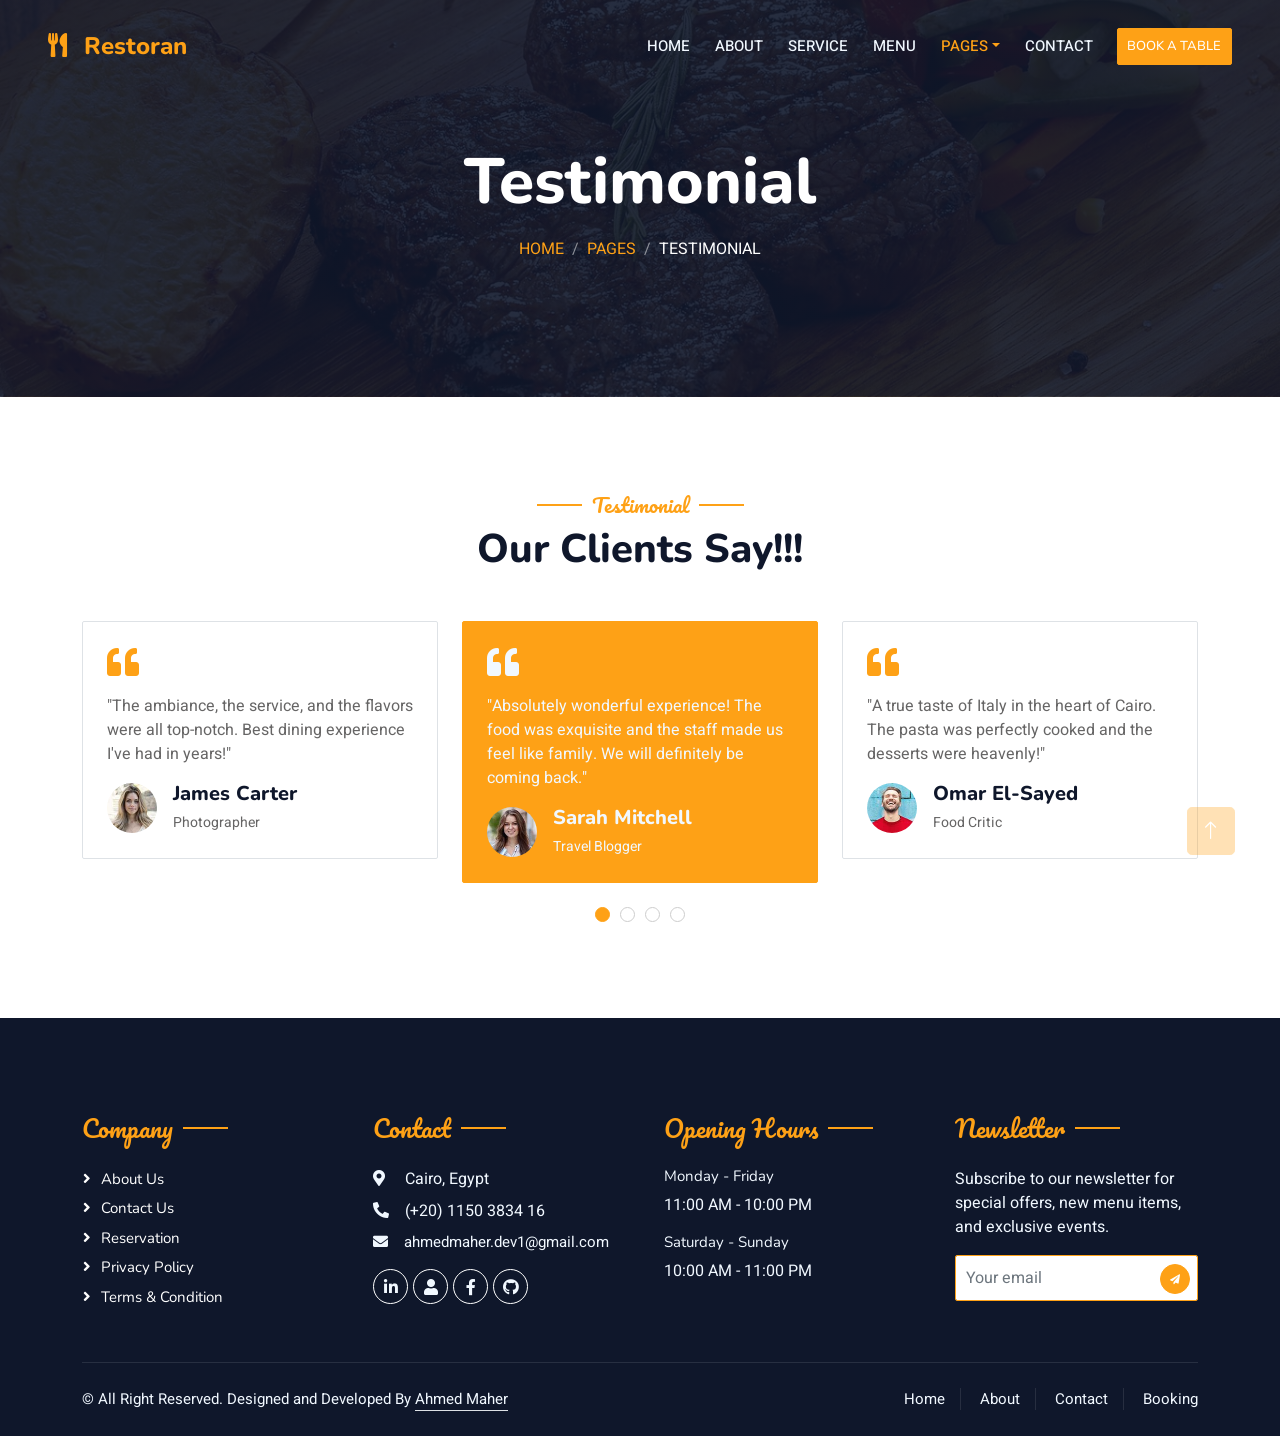
<file: testimonial.html>
<!DOCTYPE html>
<html lang="en">
    <head>
        <!-- Title and Favicon -->
        <title>Restoran | Restaurant Website Template</title>
        <link href="img/hero.png" rel="icon" />

        <!-- Standard Meta Tags -->
        <meta charset="UTF-8" />
        <meta name="viewport" content="width=device-width, initial-scale=1.0" />
        <meta name="title" content="Restoran | Responsive Restaurant Website Template" />
        <meta name="description" content="Restoran is a modern, responsive website template built for restaurants. It features a categorized food menu, animated sections, reservation system, contact forms, and Google Maps integration." />
        <meta name="keywords" content="restaurant website, responsive template, bootstrap 5, food menu, reservations, contact form, team profiles, jQuery, HTML5, CSS3, modern restaurant design" />
        <meta name="author" content="Ahmed Maher Algohary" />

        <!-- Open Graph (Facebook / LinkedIn) -->
        <meta property="og:type" content="website" />
        <meta property="og:url" content="https://ahmed-maher77.github.io/Restoran___restaurant-website-template/" />
        <meta property="og:title" content="Restoran | Responsive Restaurant Website Template" />
        <meta property="og:description" content="Explore Restoran - a professional and modern restaurant web template with reservation features, contact forms, food menu, and chef profiles." />
        <meta property="og:image" content="img/hero.png" />

        <!-- Twitter Meta -->
        <meta name="twitter:card" content="summary_large_image" />
        <meta name="twitter:url" content="https://ahmed-maher77.github.io/Restoran___restaurant-website-template/" />
        <meta name="twitter:title" content="Restoran | Responsive Restaurant Website Template" />
        <meta name="twitter:description" content="A feature-rich and modern restaurant website template with reservations, contact forms, and team profiles." />
        <meta name="twitter:image" content="img/hero.png" />

        <!-- Google Web Fonts -->
        <link rel="preconnect" href="https://fonts.googleapis.com" />
        <link rel="preconnect" href="https://fonts.gstatic.com" crossorigin />
        <link
            href="https://fonts.googleapis.com/css2?family=Heebo:wght@400;500;600&family=Nunito:wght@600;700;800&family=Pacifico&display=swap"
            rel="stylesheet"
        />

        <!-- Icon Font Stylesheet -->
        <link
            href="https://cdnjs.cloudflare.com/ajax/libs/font-awesome/5.10.0/css/all.min.css"
            rel="stylesheet"
        />
        <link
            href="https://cdn.jsdelivr.net/npm/bootstrap-icons@1.4.1/font/bootstrap-icons.css"
            rel="stylesheet"
        />

        <!-- Libraries Stylesheet -->
        <link href="lib/animate/animate.min.css" rel="stylesheet" />
        <link
            href="lib/owlcarousel/assets/owl.carousel.min.css"
            rel="stylesheet"
        />
        <link
            href="lib/tempusdominus/css/tempusdominus-bootstrap-4.min.css"
            rel="stylesheet"
        />

        <!-- Customized Bootstrap Stylesheet -->
        <link href="css/bootstrap.min.css" rel="stylesheet" />

        <!-- Template Stylesheet -->
        <link href="css/style.css" rel="stylesheet" />
    </head>

    <body>
        <div class="container-xxl bg-white p-0">
            <!-- Spinner Start -->
            <div
                id="spinner"
                class="show bg-white position-fixed translate-middle w-100 vh-100 top-50 start-50 d-flex align-items-center justify-content-center"
            >
                <div
                    class="spinner-border text-primary"
                    style="width: 3rem; height: 3rem"
                    role="status"
                >
                    <span class="sr-only">Loading...</span>
                </div>
            </div>
            <!-- Spinner End -->

            <!-- Navbar & Hero Start -->
            <div class="container-xxl position-relative p-0">
                <nav
                    class="navbar navbar-expand-lg navbar-dark bg-dark px-4 px-lg-5 py-3 py-lg-0"
                >
                    <a href="" class="navbar-brand p-0">
                        <h1 class="text-primary m-0" style="font-size: 1.5rem">
                            <i class="fa fa-utensils me-3"></i>Restoran
                        </h1>
                    </a>
                    <button
                        class="navbar-toggler"
                        type="button"
                        data-bs-toggle="collapse"
                        data-bs-target="#navbarCollapse"
                    >
                        <span class="fa fa-bars"></span>
                    </button>
                    <div class="collapse navbar-collapse" id="navbarCollapse">
                        <div class="navbar-nav ms-auto py-0 pe-4">
                            <a href="index.html" class="nav-item nav-link"
                                >Home</a
                            >
                            <a href="about.html" class="nav-item nav-link"
                                >About</a
                            >
                            <a href="service.html" class="nav-item nav-link"
                                >Service</a
                            >
                            <a href="menu.html" class="nav-item nav-link"
                                >Menu</a
                            >
                            <div class="nav-item dropdown">
                                <a
                                    href="#"
                                    class="nav-link dropdown-toggle active"
                                    data-bs-toggle="dropdown"
                                    >Pages</a
                                >
                                <div class="dropdown-menu m-0">
                                    <a href="booking.html" class="dropdown-item"
                                        >Booking</a
                                    >
                                    <a href="team.html" class="dropdown-item"
                                        >Our Team</a
                                    >
                                    <a
                                        href="testimonial.html"
                                        class="dropdown-item active"
                                        >Testimonial</a
                                    >
                                </div>
                            </div>
                            <a href="contact.html" class="nav-item nav-link"
                                >Contact</a
                            >
                        </div>
                        <a
                            href="./booking.html"
                            class="btn btn-primary py-2"
                            style="font-size: 13px; padding-inline: 0.6rem"
                            >Book A Table</a
                        >
                    </div>
                </nav>

                <div class="container-xxl py-5 bg-dark hero-header mb-5">
                    <div class="container text-center my-5 pt-5 pb-4">
                        <h1
                            class="display-3 text-white mb-3 animated slideInDown"
                        >
                            Testimonial
                        </h1>
                        <nav aria-label="breadcrumb">
                            <ol
                                class="breadcrumb justify-content-center text-uppercase"
                            >
                                <li class="breadcrumb-item">
                                    <a href="./index.html">Home</a>
                                </li>
                                <li
                                    class="breadcrumb-item"
                                    onclick="event.preventDefault()"
                                >
                                    <a href="">Pages</a>
                                </li>
                                <li
                                    class="breadcrumb-item text-white active"
                                    aria-current="page"
                                >
                                    Testimonial
                                </li>
                            </ol>
                        </nav>
                    </div>
                </div>
            </div>
            <!-- Navbar & Hero End -->

            <!-- Testimonial Start -->
            <div class="container-xxl py-5 wow fadeInUp" data-wow-delay="0.1s">
                <div class="container">
                    <div class="text-center">
                        <h5
                            class="section-title ff-secondary text-center text-primary fw-normal"
                        >
                            Testimonial
                        </h5>
                        <h1 class="mb-5">Our Clients Say!!!</h1>
                    </div>
                    <div class="owl-carousel testimonial-carousel">
                        <div
                            class="testimonial-item bg-transparent border rounded p-4"
                        >
                            <i
                                class="fa fa-quote-left fa-2x text-primary mb-3"
                            ></i>
                            <p>
                                "Absolutely wonderful experience! The food was
                                exquisite and the staff made us feel like
                                family. We will definitely be coming back."
                            </p>
                            <div class="d-flex align-items-center">
                                <img
                                    class="img-fluid flex-shrink-0 rounded-circle"
                                    src="img/testimonial-1.jpg"
                                    style="width: 50px; height: 50px"
                                />
                                <div class="ps-3">
                                    <h5 class="mb-1">Sarah Mitchell</h5>
                                    <small>Travel Blogger</small>
                                </div>
                            </div>
                        </div>
                        <div
                            class="testimonial-item bg-transparent border rounded p-4"
                        >
                            <i
                                class="fa fa-quote-left fa-2x text-primary mb-3"
                            ></i>
                            <p>
                                "A true taste of Italy in the heart of Cairo.
                                The pasta was perfectly cooked and the desserts
                                were heavenly!"
                            </p>
                            <div class="d-flex align-items-center">
                                <img
                                    class="img-fluid flex-shrink-0 rounded-circle"
                                    src="img/testimonial-2.jpg"
                                    style="width: 50px; height: 50px"
                                />
                                <div class="ps-3">
                                    <h5 class="mb-1">Omar El-Sayed</h5>
                                    <small>Food Critic</small>
                                </div>
                            </div>
                        </div>
                        <div
                            class="testimonial-item bg-transparent border rounded p-4"
                        >
                            <i
                                class="fa fa-quote-left fa-2x text-primary mb-3"
                            ></i>
                            <p>
                                "From the warm welcome to the last bite,
                                everything was perfect. Highly recommend for a
                                special night out."
                            </p>
                            <div class="d-flex align-items-center">
                                <img
                                    class="img-fluid flex-shrink-0 rounded-circle"
                                    src="img/testimonial-3.jpg"
                                    style="width: 50px; height: 50px"
                                />
                                <div class="ps-3">
                                    <h5 class="mb-1">Layla Hassan</h5>
                                    <small>Entrepreneur</small>
                                </div>
                            </div>
                        </div>
                        <div
                            class="testimonial-item bg-transparent border rounded p-4"
                        >
                            <i
                                class="fa fa-quote-left fa-2x text-primary mb-3"
                            ></i>
                            <p>
                                "The ambiance, the service, and the flavors were
                                all top-notch. Best dining experience I've had
                                in years!"
                            </p>
                            <div class="d-flex align-items-center">
                                <img
                                    class="img-fluid flex-shrink-0 rounded-circle"
                                    src="img/testimonial-4.jpg"
                                    style="width: 50px; height: 50px"
                                />
                                <div class="ps-3">
                                    <h5 class="mb-1">James Carter</h5>
                                    <small>Photographer</small>
                                </div>
                            </div>
                        </div>
                    </div>
                </div>
            </div>
            <!-- Testimonial End -->

            <!-- Footer Start -->
            <div
                class="container-fluid bg-dark text-light footer pt-5 mt-5 wow fadeIn"
                data-wow-delay="0.1s"
            >
                <div class="container py-5">
                    <div class="row g-5">
                        <div class="col-lg-3 col-md-6">
                            <h4
                                class="section-title ff-secondary text-start text-primary fw-normal mb-4"
                            >
                                Company
                            </h4>
                            <a class="btn btn-link" href="./about.html"
                                >About Us</a
                            >
                            <a class="btn btn-link" href="./contact.html"
                                >Contact Us</a
                            >
                            <a class="btn btn-link" href="./booking.html"
                                >Reservation</a
                            >
                            <a
                                class="btn btn-link"
                                href="https://ahmedmaher-portfolio.vercel.app/"
                                target="_blank"
                                >Privacy Policy</a
                            >
                            <a
                                class="btn btn-link"
                                href="https://ahmedmaher-portfolio.vercel.app/"
                                target="_blank"
                                >Terms & Condition</a
                            >
                        </div>
                        <div class="col-lg-3 col-md-6">
                            <h4
                                class="section-title ff-secondary text-start text-primary fw-normal mb-4"
                            >
                                Contact
                            </h4>
                            <p class="mb-2">
                                <i class="fa fa-map-marker-alt me-3"></i> Cairo,
                                Egypt
                            </p>
                            <p class="mb-2">
                                <i class="fa fa-phone-alt me-3"></i>(+20) 1150
                                3834 16
                            </p>
                            <p class="mb-2" style="font-size: 15px">
                                <i class="fa fa-envelope me-3"></i
                                >ahmedmaher.dev1@gmail.com
                            </p>
                            <div class="d-flex pt-2">
                                <a
                                    class="btn btn-outline-light btn-social"
                                    href="https://www.linkedin.com/in/ahmed-maher-algohary"
                                    target="_blank"
                                    ><i class="fab fa-linkedin-in"></i
                                ></a>
                                <a
                                    class="btn btn-outline-light btn-social"
                                    href="https://ahmedmaher-portfolio.vercel.app/"
                                    target="_blank"
                                    ><i class="fas fa-user"></i
                                ></a>
                                <a
                                    class="btn btn-outline-light btn-social"
                                    href="https://web.facebook.com/profile.php?id=100012154268952"
                                    target="_blank"
                                    ><i class="fab fa-facebook-f"></i
                                ></a>
                                <a
                                    class="btn btn-outline-light btn-social"
                                    href="https://github.com/Ahmed-Maher77"
                                    target="_blank"
                                    ><i class="fab fa-github"></i
                                ></a>
                            </div>
                        </div>
                        <div class="col-lg-3 col-md-6">
                            <h4
                                class="section-title ff-secondary text-start text-primary fw-normal mb-4"
                            >
                                Opening Hours
                            </h4>
                            <h5
                                class="text-light fw-normal"
                                style="font-size: 15px"
                            >
                                Monday - Friday
                            </h5>
                            <p>11:00 AM - 10:00 PM</p>
                            <h5
                                class="text-light fw-normal"
                                style="font-size: 15px"
                            >
                                Saturday - Sunday
                            </h5>
                            <p>10:00 AM - 11:00 PM</p>
                        </div>
                        <div class="col-lg-3 col-md-6">
                            <h4
                                class="section-title ff-secondary text-start text-primary fw-normal mb-4"
                            >
                                Newsletter
                            </h4>
                            <p>
                                Subscribe to our newsletter for special offers,
                                new menu items, and exclusive events.
                            </p>
                            <div
                                class="position-relative mx-auto"
                                style="max-width: 400px"
                            >
                                <input
                                    class="form-control border-primary w-100"
                                    type="text"
                                    placeholder="Your email"
                                    style="padding: 10px; padding-right: 40px"
                                />
                                <div
                                    id="newsletter-error"
                                    class="invalid-feedback"
                                    style="display: block"
                                ></div>
                                <button
                                    type="button"
                                    id="subscribe-button"
                                    class="btn btn-primary py-2 position-absolute end-0 me-2 rounded-circle"
                                    style="
                                        font-size: 10px;
                                        top: 9px;
                                        width: 30px;
                                        height: 30px;
                                        display: flex;
                                        align-items: center;
                                        justify-content: center;
                                    "
                                >
                                    <i class="fa fa-paper-plane"></i>
                                </button>
                            </div>
                            <!-- Newsletter Success Modal -->
                            <div
                                class="modal fade"
                                id="newsletterSuccessModal"
                                tabindex="-1"
                                aria-labelledby="newsletterSuccessModalLabel"
                                aria-hidden="true"
                            >
                                <div class="modal-dialog">
                                    <div class="modal-content">
                                        <div class="modal-header">
                                            <h5
                                                class="modal-title"
                                                id="newsletterSuccessModalLabel"
                                            >
                                                Subscribed!
                                            </h5>
                                            <button
                                                type="button"
                                                class="btn-close"
                                                data-bs-dismiss="modal"
                                                aria-label="Close"
                                            ></button>
                                        </div>
                                        <div
                                            class="modal-body"
                                            style="color: #000"
                                        >
                                            Thank you for subscribing to our
                                            newsletter!
                                        </div>
                                        <div class="modal-footer">
                                            <button
                                                type="button"
                                                class="btn btn-primary"
                                                data-bs-dismiss="modal"
                                            >
                                                OK
                                            </button>
                                        </div>
                                    </div>
                                </div>
                            </div>
                        </div>
                    </div>
                </div>
                <div class="container">
                    <div class="copyright">
                        <div class="row">
                            <div
                                class="col-md-6 text-center text-md-start mb-3 mb-md-0"
                            >
                                &copy; All Right Reserved. Designed and
                                Developed By
                                <a
                                    class="border-bottom"
                                    href="https://ahmedmaher-portfolio.vercel.app/"
                                    title="Go to Ahmed Maher's Portfolio"
                                    >Ahmed Maher</a
                                >
                            </div>
                            <div class="col-md-6 text-center text-md-end">
                                <div class="footer-menu">
                                    <a href="index.html">Home</a>
                                    <a href="about.html">About</a>
                                    <a href="contact.html">Contact</a>
                                    <a href="booking.html">Booking</a>
                                </div>
                            </div>
                        </div>
                    </div>
                </div>
            </div>
            <!-- Footer End -->

            <!-- Back to Top -->
            <a
                href="#"
                class="btn btn-lg btn-primary btn-lg-square back-to-top rounded-3"
                ><i class="bi bi-arrow-up"></i
            ></a>
        </div>

        <!-- JavaScript Libraries -->
        <script src="https://code.jquery.com/jquery-3.4.1.min.js"></script>
        <script src="https://cdn.jsdelivr.net/npm/bootstrap@5.0.0/dist/js/bootstrap.bundle.min.js"></script>
        <script src="lib/wow/wow.min.js"></script>
        <script src="lib/easing/easing.min.js"></script>
        <script src="lib/waypoints/waypoints.min.js"></script>
        <script src="lib/counterup/counterup.min.js"></script>
        <script src="lib/owlcarousel/owl.carousel.min.js"></script>
        <script src="lib/tempusdominus/js/moment.min.js"></script>
        <script src="lib/tempusdominus/js/moment-timezone.min.js"></script>
        <script src="lib/tempusdominus/js/tempusdominus-bootstrap-4.min.js"></script>

        <!-- Template Javascript -->
        <script src="js/main.js"></script>
    </body>
</html>
</file>
<file: css/style.css>
:root {
    --primary: #fea116;
    --light: #f1f8ff;
    --dark: #0f172b;
}

.ff-secondary {
    font-family: "Pacifico", cursive;
}

.fw-medium {
    font-weight: 600 !important;
}

.fw-semi-bold {
    font-weight: 700 !important;
}

.back-to-top {
    position: fixed;
    display: none;
    right: 45px;
    bottom: 45px;
    z-index: 99;
}

/*** Spinner ***/
#spinner {
    opacity: 0;
    visibility: hidden;
    transition: opacity 0.5s ease-out, visibility 0s linear 0.5s;
    z-index: 99999;
}

#spinner.show {
    transition: opacity 0.5s ease-out, visibility 0s linear 0s;
    visibility: visible;
    opacity: 1;
}

/*** Button ***/
.btn {
    font-family: "Nunito", sans-serif;
    font-weight: 500;
    text-transform: uppercase;
    transition: 0.5s;
}

.btn.btn-primary,
.btn.btn-secondary {
    color: #ffffff;
}

.btn-square {
    width: 38px;
    height: 38px;
}

.btn-sm-square {
    width: 32px;
    height: 32px;
}

.btn-lg-square {
    width: 48px;
    height: 48px;
}

.btn-square,
.btn-sm-square,
.btn-lg-square {
    padding: 0;
    display: flex;
    align-items: center;
    justify-content: center;
    font-weight: normal;
    border-radius: 2px;
}

/*** Navbar ***/
.navbar-dark .navbar-nav .nav-link {
    position: relative;
    margin-left: 25px;
    padding: 35px 0;
    font-size: 15px;
    color: var(--light) !important;
    text-transform: uppercase;
    font-weight: 500;
    outline: none;
    transition: 0.5s;
}

.sticky-top.navbar-dark .navbar-nav .nav-link {
    padding: 20px 0;
}

.navbar-dark .navbar-nav .nav-link:hover,
.navbar-dark .navbar-nav .nav-link.active {
    color: var(--primary) !important;
}

.navbar-dark .navbar-brand img {
    max-height: 60px;
    transition: 0.5s;
}

.sticky-top.navbar-dark .navbar-brand img {
    max-height: 45px;
}

@media (max-width: 991.98px) {
    .sticky-top.navbar-dark {
        position: relative;
    }

    .navbar-dark .navbar-collapse {
        margin-top: 15px;
        border-top: 1px solid rgba(255, 255, 255, 0.1);
    }

    .navbar-dark .navbar-nav .nav-link,
    .sticky-top.navbar-dark .navbar-nav .nav-link {
        padding: 10px 0;
        margin-left: 0;
    }

    .navbar-dark .navbar-brand img {
        max-height: 45px;
    }
}

@media (min-width: 992px) {
    .navbar-dark {
        position: absolute;
        width: 100%;
        top: 0;
        left: 0;
        z-index: 999;
        background: transparent !important;
    }

    .sticky-top.navbar-dark {
        position: fixed;
        background: var(--dark) !important;
    }
}

/*** Hero Header ***/
.hero-header {
    background: linear-gradient(rgba(15, 23, 43, 0.9), rgba(15, 23, 43, 0.9)),
        url(../img/bg-hero.jpg);
    background-position: center center;
    background-repeat: no-repeat;
    background-size: cover;
}

.hero-header img {
    animation: imgRotate 50s linear infinite;
}

@keyframes imgRotate {
    100% {
        transform: rotate(360deg);
    }
}

.breadcrumb-item + .breadcrumb-item::before {
    color: rgba(255, 255, 255, 0.5);
}

/*** Section Title ***/
.section-title {
    position: relative;
    display: inline-block;
}

.section-title::before {
    position: absolute;
    content: "";
    width: 45px;
    height: 2px;
    top: 50%;
    left: -55px;
    margin-top: -1px;
    background: var(--primary);
}

.section-title::after {
    position: absolute;
    content: "";
    width: 45px;
    height: 2px;
    top: 50%;
    right: -55px;
    margin-top: -1px;
    background: var(--primary);
}

.section-title.text-start::before,
.section-title.text-end::after {
    display: none;
}

/*** Service ***/
.service-item {
    box-shadow: 0 0 45px rgba(0, 0, 0, 0.08);
    transition: 0.5s;
    height: 100%;
    display: flex;
    flex-direction: column;
}

.service-item:hover {
    background: var(--primary);
}

.service-item * {
    transition: 0.5s;
}

.service-item:hover * {
    color: var(--light) !important;
}

.service-item .p-4 {
    flex: 1;
    display: flex;
    flex-direction: column;
}

.service-item .p-4 p {
    flex: 1;
}

/*** Food Menu ***/
.nav-pills .nav-item .active {
    border-bottom: 2px solid var(--primary);
}

/*** Youtube Video ***/
.video {
    position: relative;
    height: 100%;
    min-height: 500px;
    background: linear-gradient(rgba(15, 23, 43, 0.1), rgba(15, 23, 43, 0.1)),
        url(../img/video.jpg);
    background-position: center center;
    background-repeat: no-repeat;
    background-size: cover;
}

.video .btn-play {
    position: absolute;
    z-index: 3;
    top: 50%;
    left: 50%;
    transform: translateX(-50%) translateY(-50%);
    box-sizing: content-box;
    display: block;
    width: 32px;
    height: 44px;
    border-radius: 50%;
    border: none;
    outline: none;
    padding: 18px 20px 18px 28px;
}

.video .btn-play:before {
    content: "";
    position: absolute;
    z-index: 0;
    left: 50%;
    top: 50%;
    transform: translateX(-50%) translateY(-50%);
    display: block;
    width: 100px;
    height: 100px;
    background: var(--primary);
    border-radius: 50%;
    animation: pulse-border 1500ms ease-out infinite;
}

.video .btn-play:after {
    content: "";
    position: absolute;
    z-index: 1;
    left: 50%;
    top: 50%;
    transform: translateX(-50%) translateY(-50%);
    display: block;
    width: 100px;
    height: 100px;
    background: var(--primary);
    border-radius: 50%;
    transition: all 200ms;
}

.video .btn-play img {
    position: relative;
    z-index: 3;
    max-width: 100%;
    width: auto;
    height: auto;
}

.video .btn-play span {
    display: block;
    position: relative;
    z-index: 3;
    width: 0;
    height: 0;
    border-left: 32px solid var(--dark);
    border-top: 22px solid transparent;
    border-bottom: 22px solid transparent;
}

@keyframes pulse-border {
    0% {
        transform: translateX(-50%) translateY(-50%) translateZ(0) scale(1);
        opacity: 1;
    }

    100% {
        transform: translateX(-50%) translateY(-50%) translateZ(0) scale(1.5);
        opacity: 0;
    }
}

#videoModal {
    z-index: 99999;
}

#videoModal .modal-dialog {
    position: relative;
    max-width: 800px;
    margin: 60px auto 0 auto;
}

#videoModal .modal-body {
    position: relative;
    padding: 0px;
}

#videoModal .close {
    position: absolute;
    width: 30px;
    height: 30px;
    right: 0px;
    top: -30px;
    z-index: 999;
    font-size: 30px;
    font-weight: normal;
    color: #ffffff;
    background: #000000;
    opacity: 1;
}

/*** Team ***/
.team-item {
    box-shadow: 0 0 45px rgba(0, 0, 0, 0.08);
    height: calc(100% - 38px);
    transition: 0.5s;
}

.team-item img {
    transition: 0.5s;
}

.team-item:hover img {
    transform: scale(1.1);
}

.team-item:hover {
    height: 100%;
}

.team-item .btn {
    border-radius: 38px 38px 0 0;
}

/*** Testimonial ***/
.testimonial-carousel .owl-item .testimonial-item,
.testimonial-carousel .owl-item.center .testimonial-item * {
    transition: 0.5s;
}

.testimonial-carousel .owl-item.center .testimonial-item {
    background: var(--primary) !important;
    border-color: var(--primary) !important;
}

.testimonial-carousel .owl-item.center .testimonial-item * {
    color: var(--light) !important;
}

.testimonial-carousel .owl-dots {
    margin-top: 24px;
    display: flex;
    align-items: flex-end;
    justify-content: center;
}

.testimonial-carousel .owl-dot {
    position: relative;
    display: inline-block;
    margin: 0 5px;
    width: 15px;
    height: 15px;
    border: 1px solid #cccccc;
    border-radius: 15px;
    transition: 0.5s;
}

.testimonial-carousel .owl-dot.active {
    background: var(--primary);
    border-color: var(--primary);
}

/*** Footer ***/
.footer .btn.btn-social {
    margin-right: 5px;
    width: 35px;
    height: 35px;
    display: flex;
    align-items: center;
    justify-content: center;
    color: var(--light);
    border: 1px solid #ffffff;
    border-radius: 35px;
    transition: 0.3s;
}

.footer .btn.btn-social:hover {
    color: var(--primary);
}

.footer .btn.btn-link {
    display: block;
    margin-bottom: 5px;
    padding: 0;
    text-align: left;
    color: #ffffff;
    font-size: 15px;
    font-weight: normal;
    text-transform: capitalize;
    transition: 0.3s;
}

.footer .btn.btn-link::before {
    position: relative;
    content: "\f105";
    font-family: "Font Awesome 5 Free";
    font-weight: 900;
    margin-right: 10px;
}

.footer .btn.btn-link:hover {
    letter-spacing: 1px;
    box-shadow: none;
}

.footer .copyright {
    padding: 25px 0;
    font-size: 15px;
    border-top: 1px solid rgba(256, 256, 256, 0.1);
}

.footer .copyright a {
    color: var(--light);
}

.footer .footer-menu a {
    margin-right: 15px;
    padding-right: 15px;
    border-right: 1px solid rgba(255, 255, 255, 0.1);
}

.footer .footer-menu a:last-child {
    margin-right: 0;
    padding-right: 0;
    border-right: none;
}

/* Newsletter subscribe button hover effect */
#subscribe-button:hover {
    background-color: #0d6efd !important; /* Bootstrap primary */
    color: #fff !important;
    transform: scale(1.1);
    transition: all 0.2s;
}

/* Ahmed Maher portfolio link hover effect */
.footer .border-bottom[href*="ahmedmaher-portfolio"]:hover {
    color: #00ff00 !important;
    transition: color 0.2s;
}
</file>
